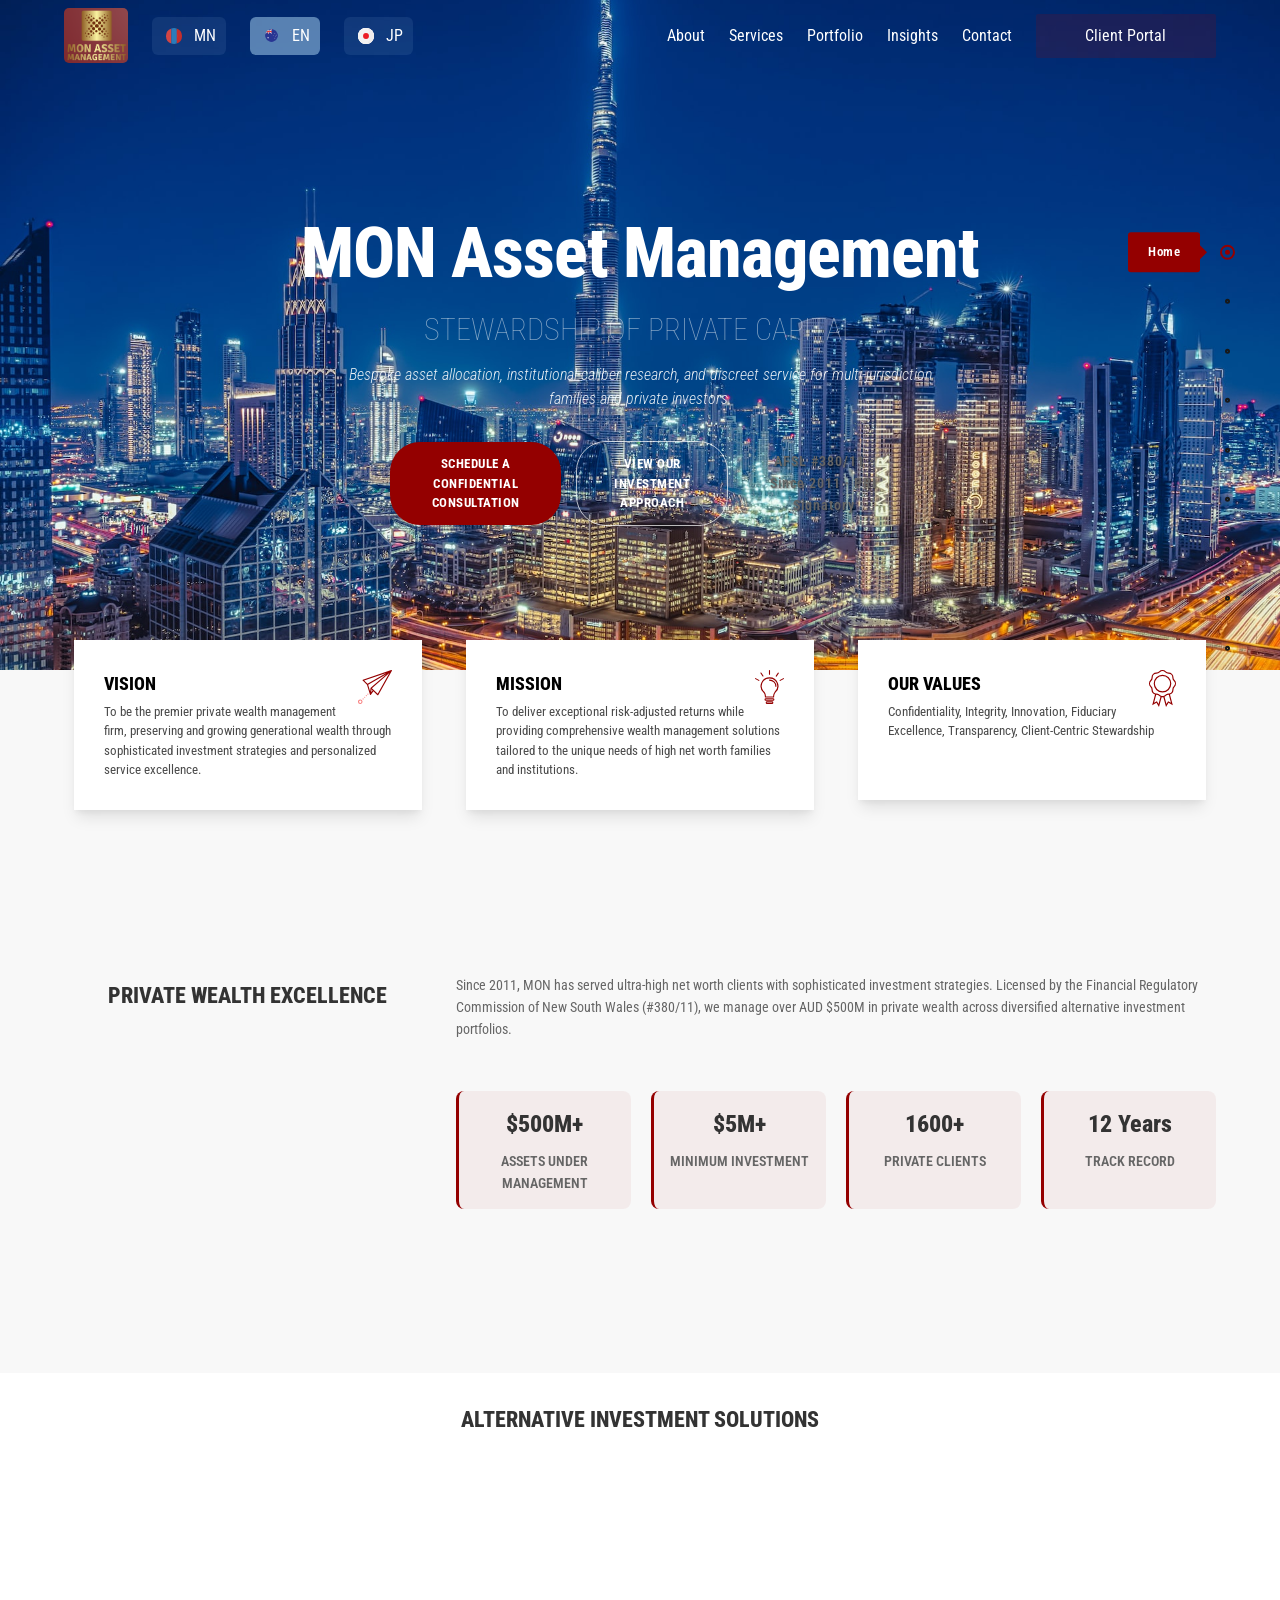
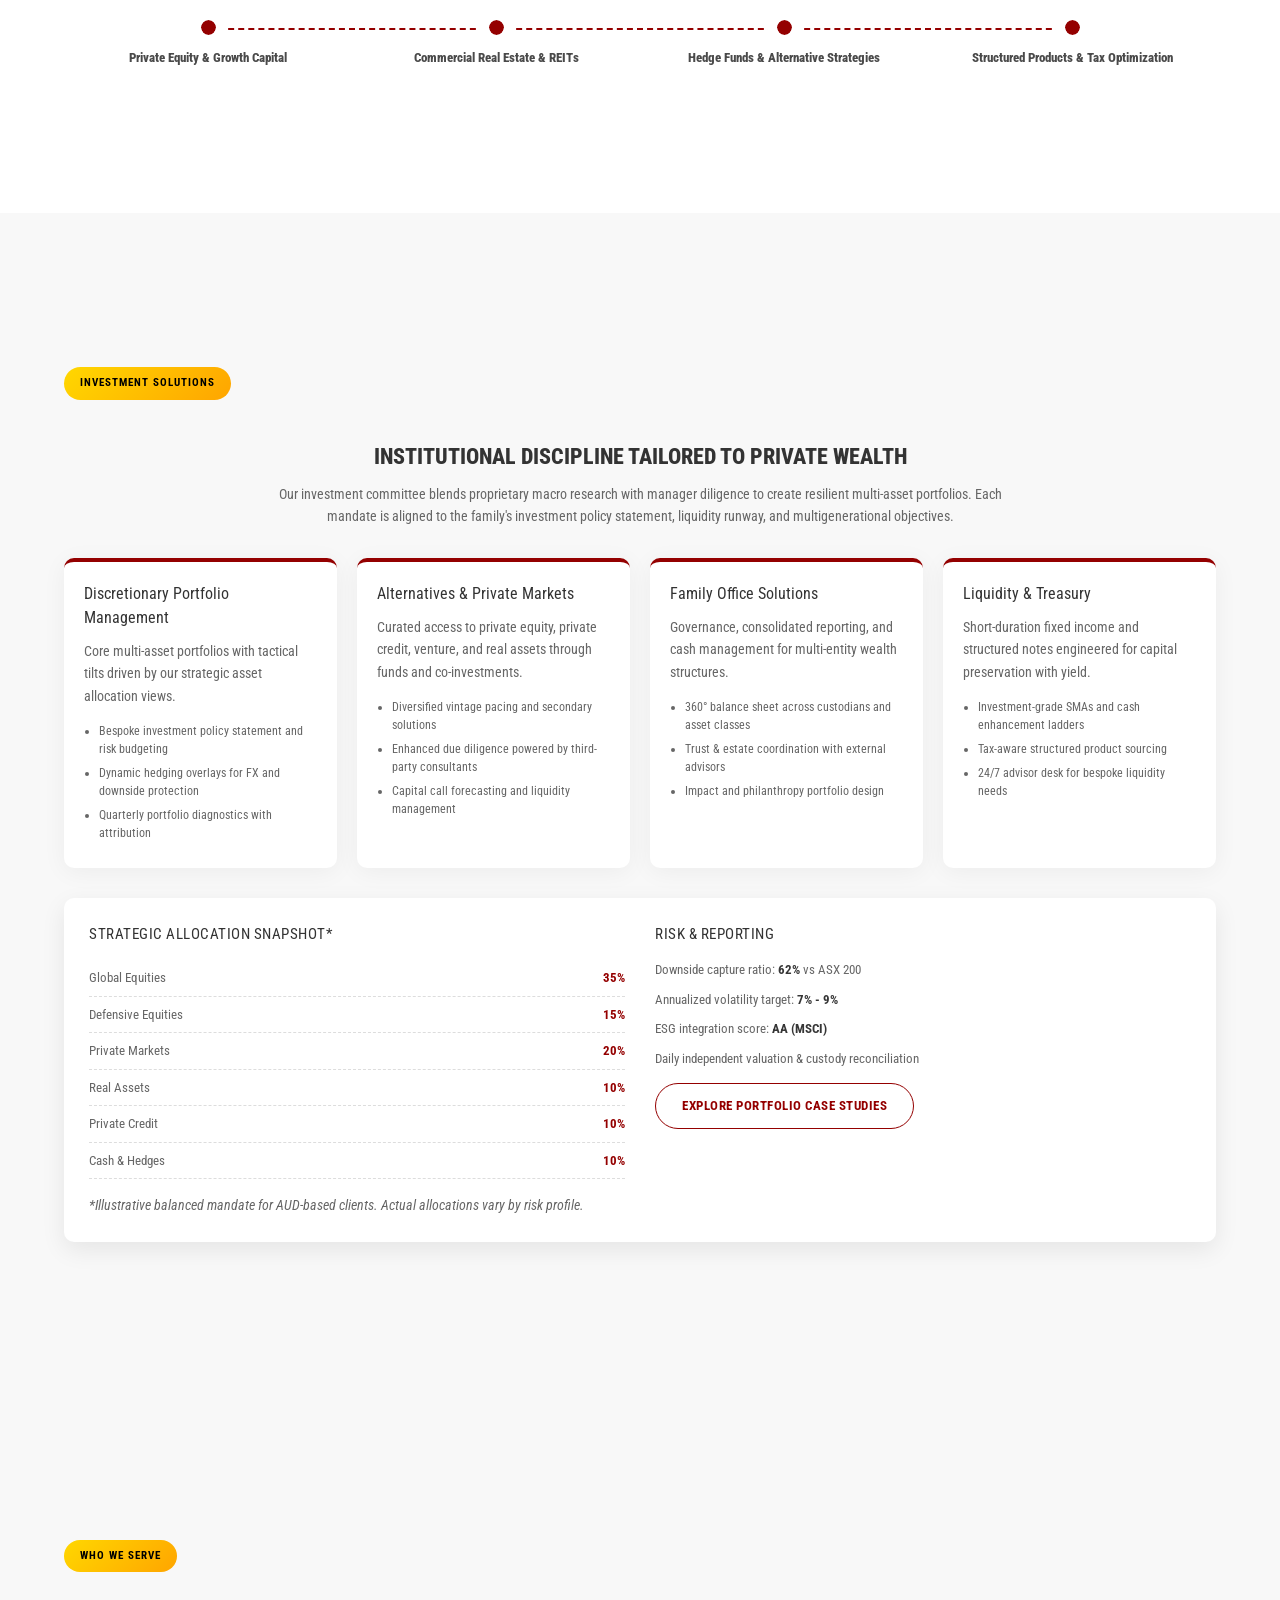
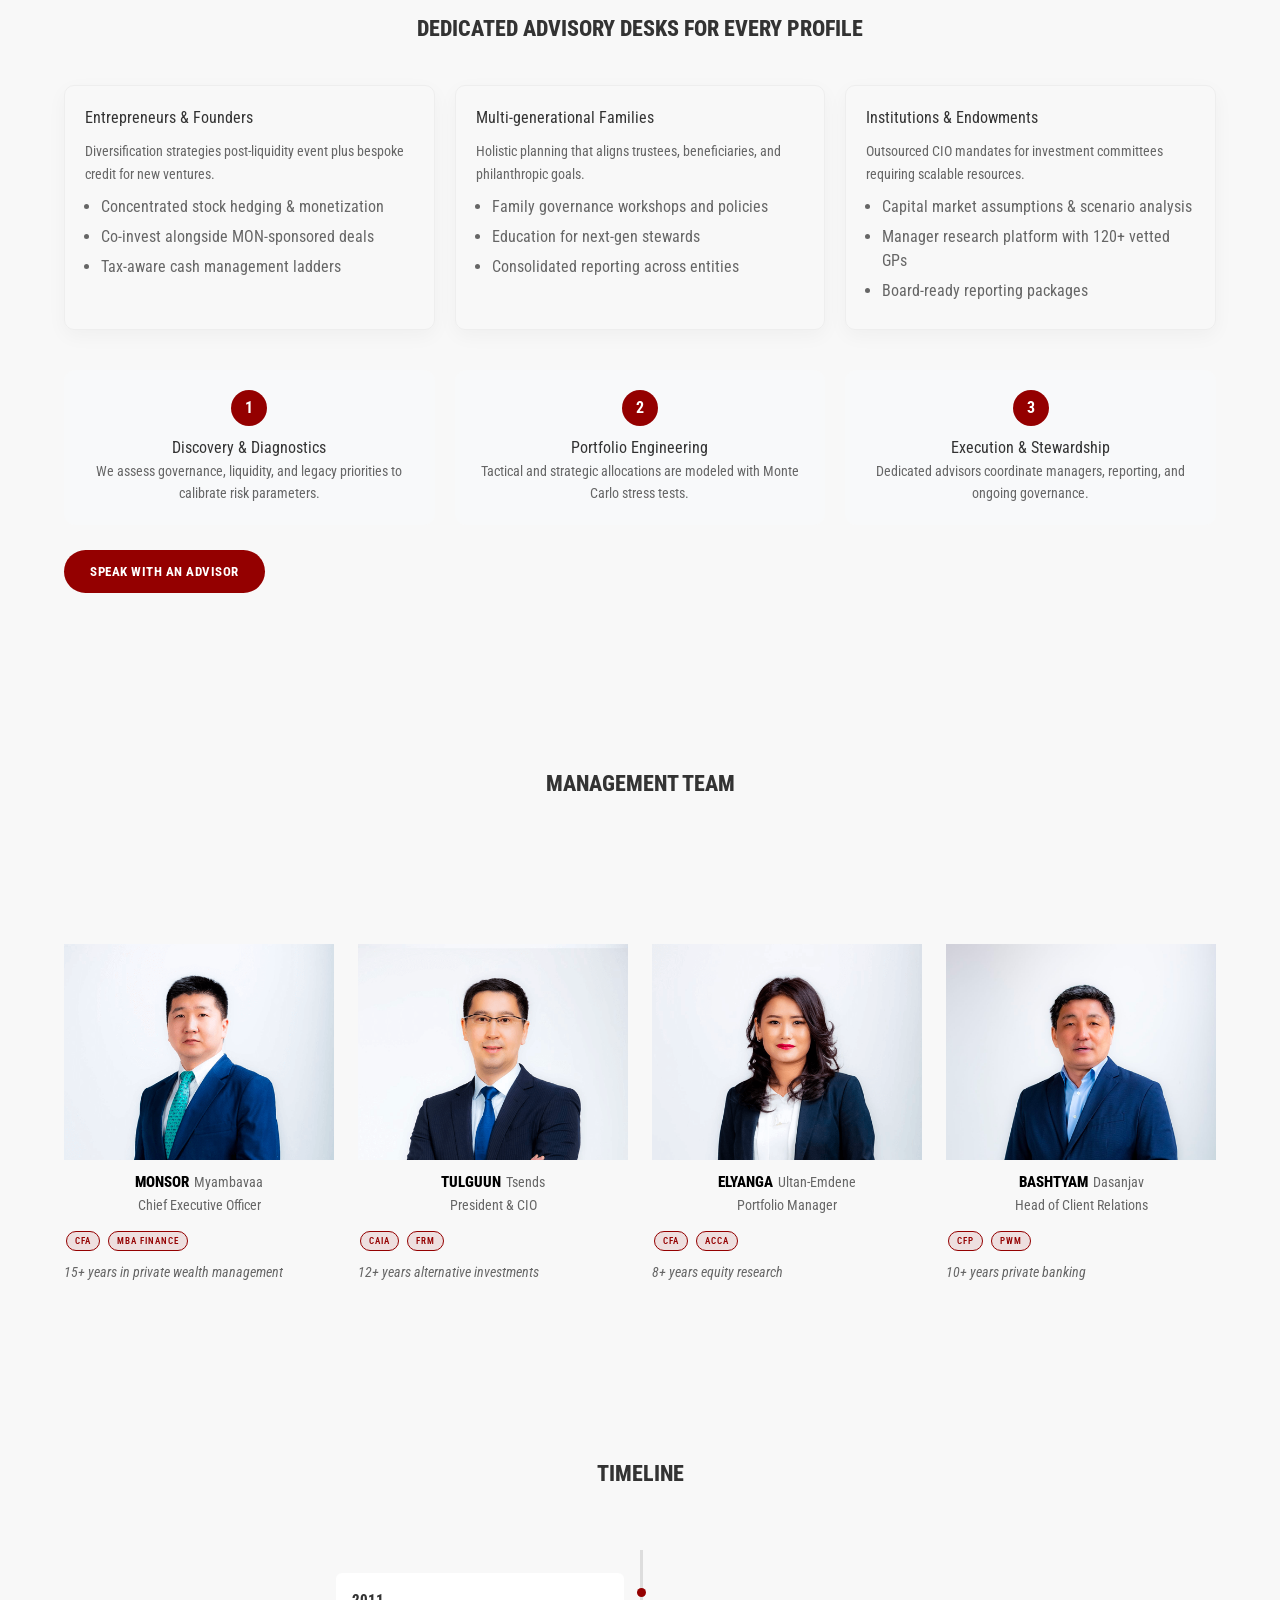
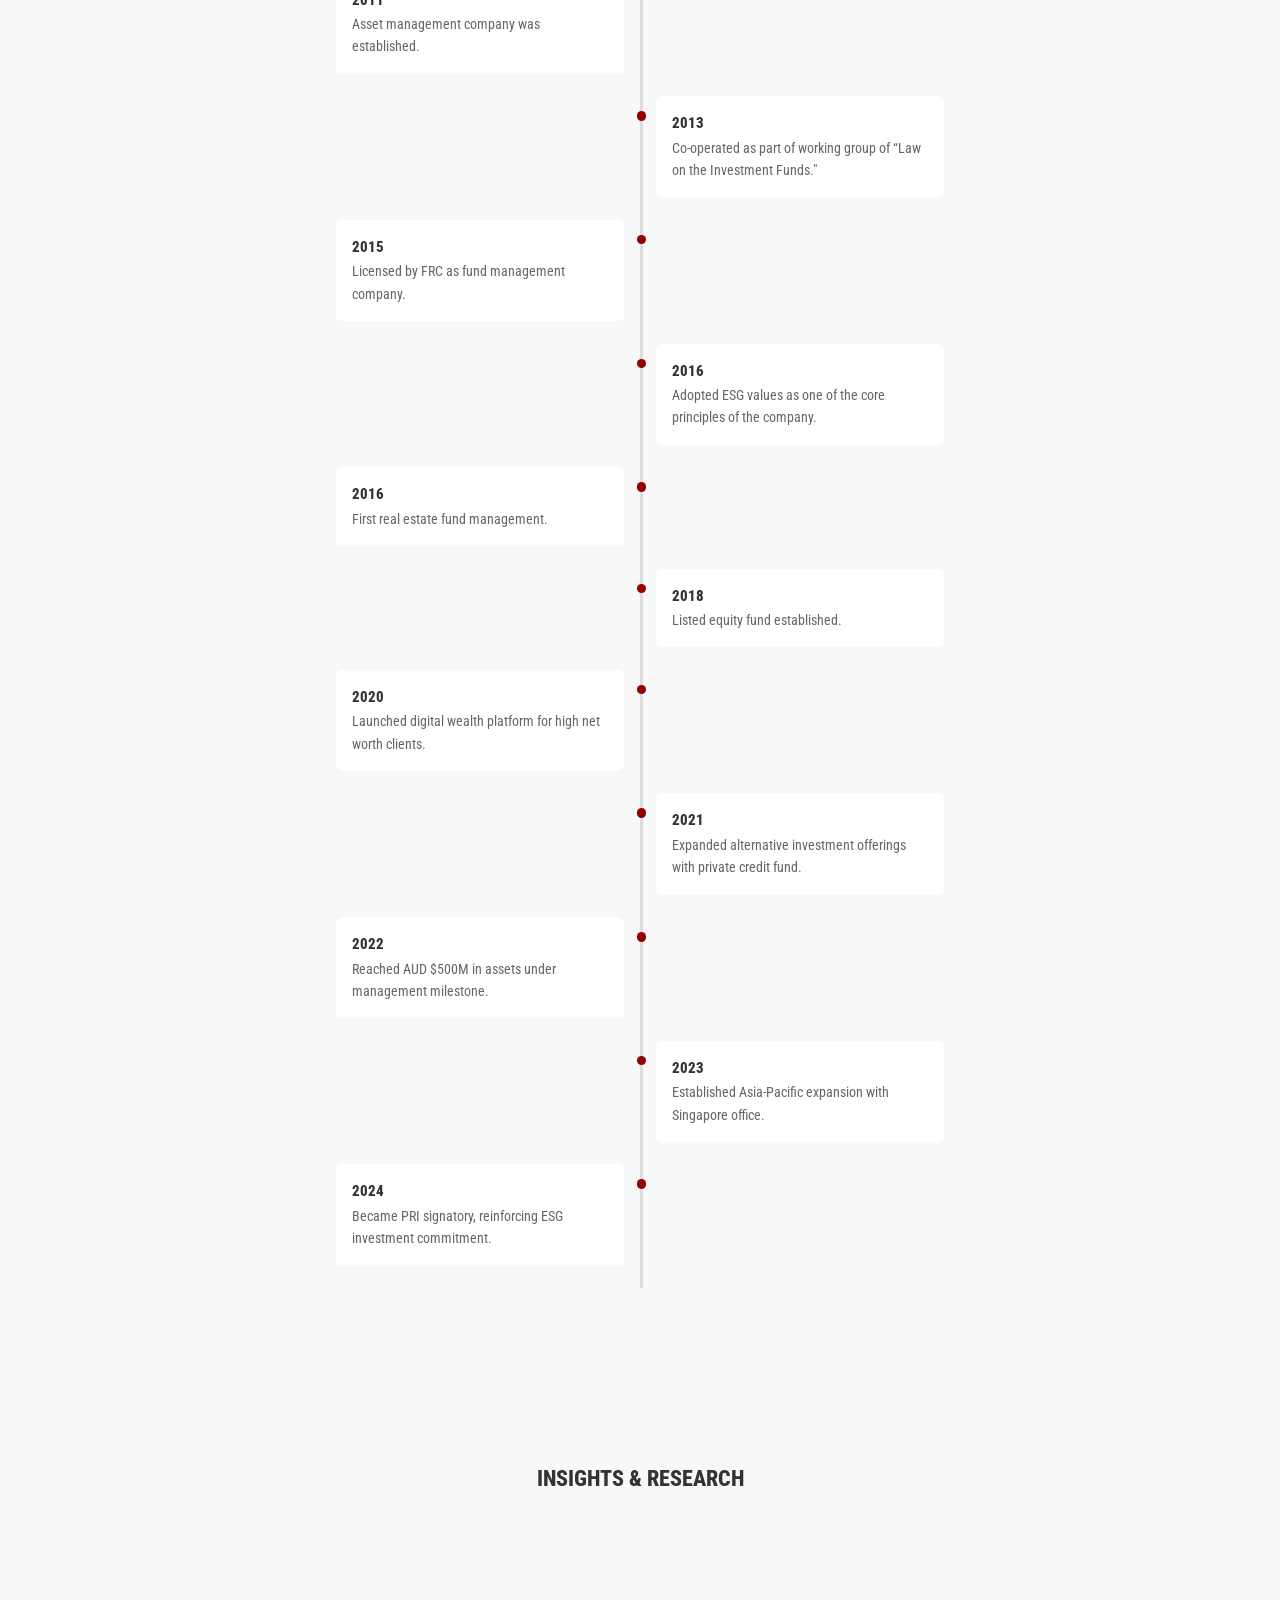
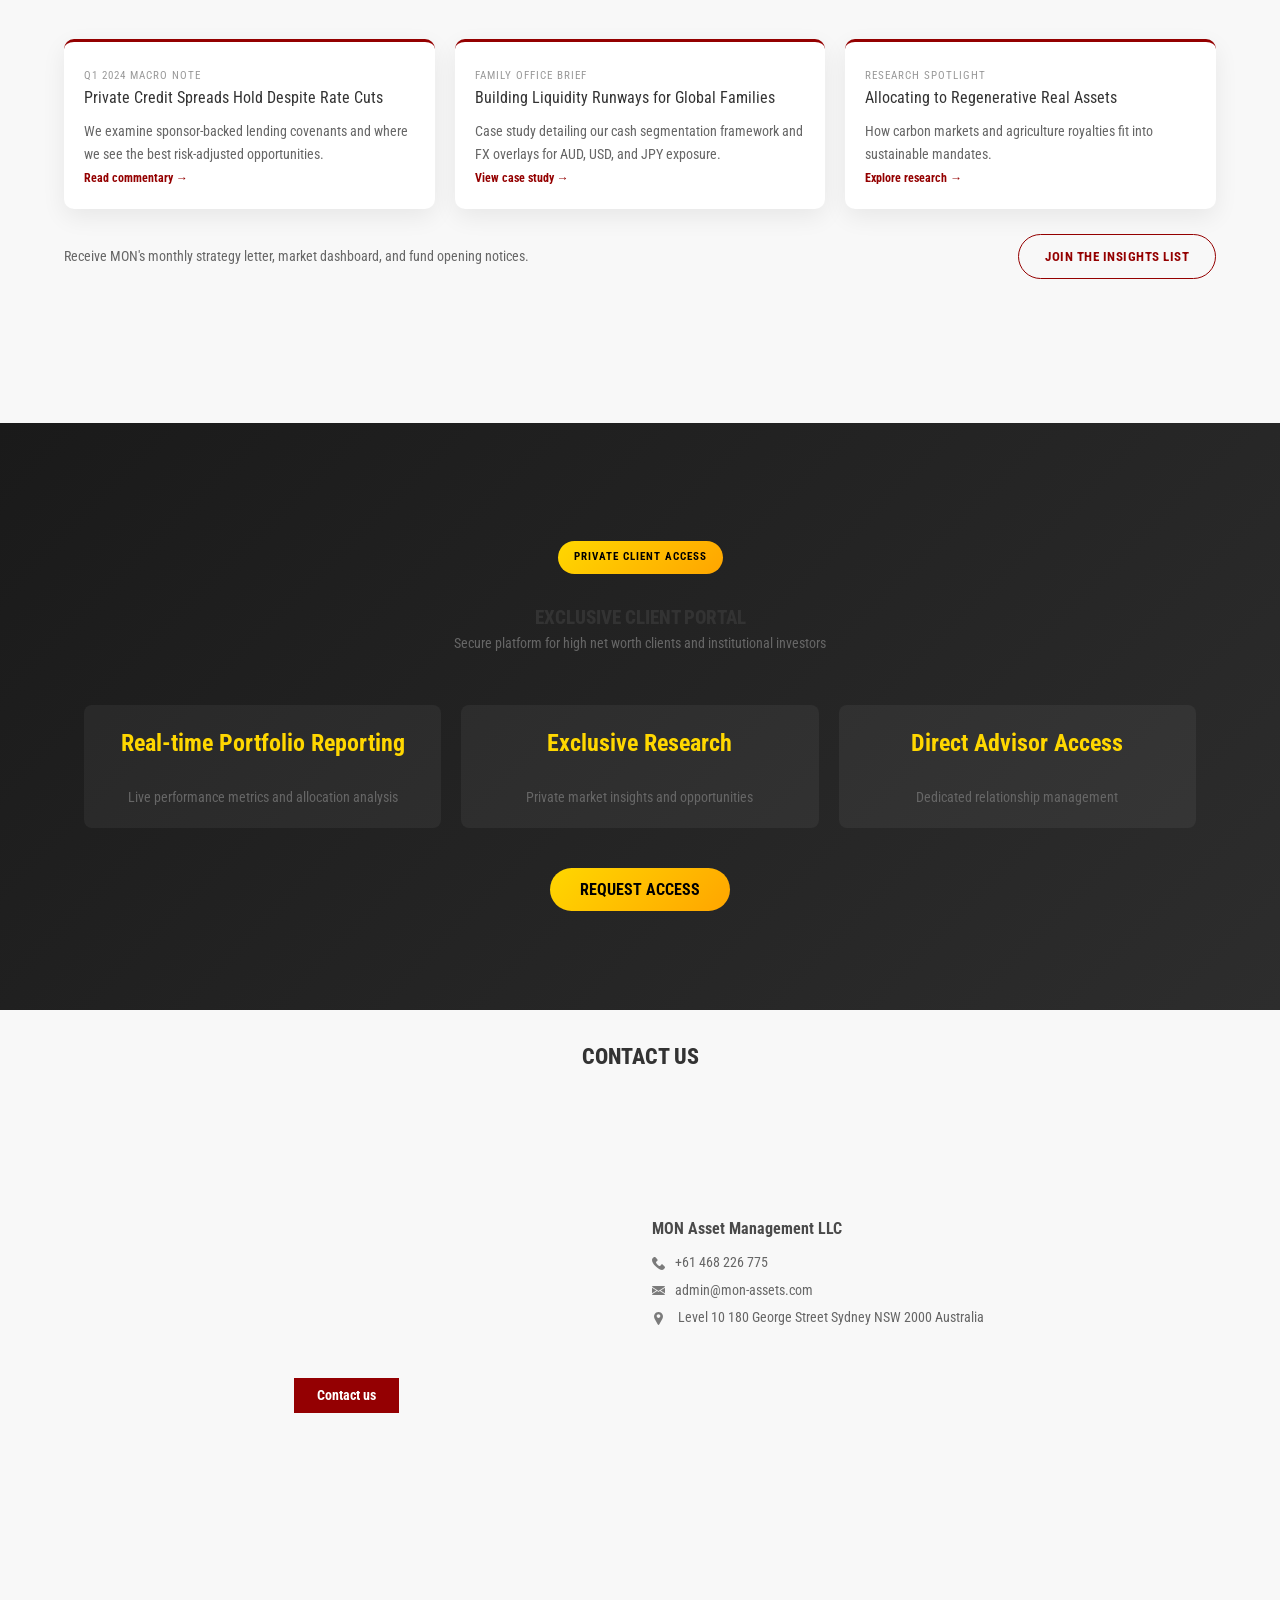
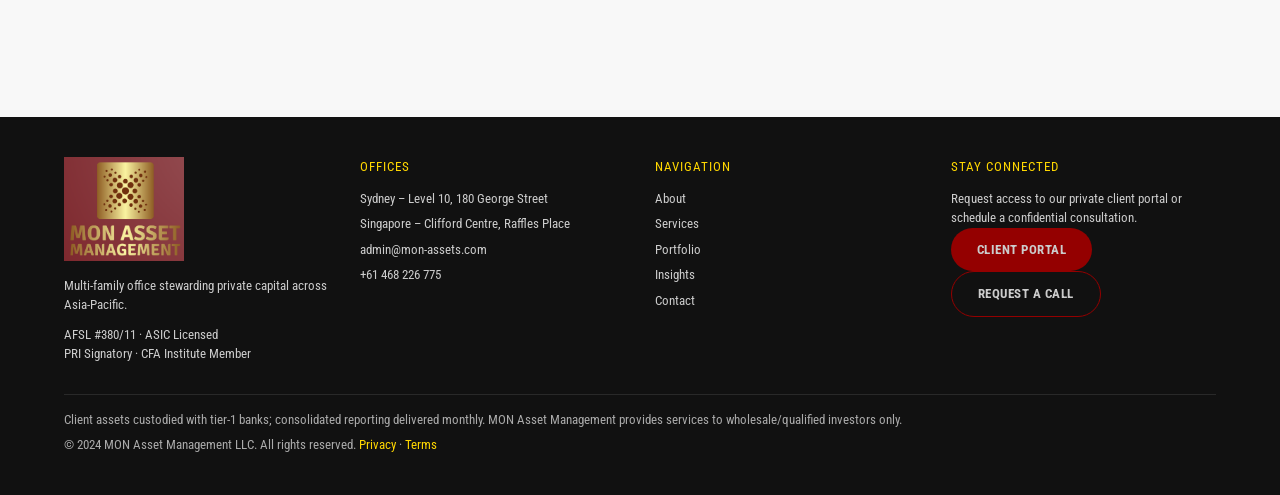
<file: index.html>
<!DOCTYPE html>
<html class="no-js" lang="">
  <head>
    <meta charset="utf-8" />
    <title>MON Asset Management</title>
    <meta name="description" content="" />
    <meta name="viewport" content="width=device-width, initial-scale=1" />

    <link rel="manifest" href="site.webmanifest" />
    <link rel="apple-touch-icon" href="icon.png" />

  
    <link rel="stylesheet" href="css/main.css" />
    <link rel="stylesheet" href="css/bulma.css"/>
    <link href="https://fonts.googleapis.com/css2?family=Roboto+Condensed:ital,wght@0,300;0,400;0,700;1,300;1,400;1,700&display=swap" rel="stylesheet">

    <meta name="theme-color" content="#fafafa" />
  </head>

  <body>
    <nav id="scrollspy" class="scrollspy">
      <ul class="scroll-nav-menu">
        <li>
          <a data-scroll="home" href="#home" class="dot active">
            <span>Home</span>
          </a>
        </li>
        <li>
          <a data-scroll="exp" href="#exp" class="dot">
            <span>Private Wealth Excellence</span>
          </a>
        </li>
        <li>
          <a data-scroll="solutions" href="#solutions" class="dot">
            <span>Investment Solutions</span>
          </a>
        </li>
        <li>
          <a data-scroll="clients" href="#clients" class="dot">
            <span>Who We Serve</span>
          </a>
        </li>
        <li>
          <a data-scroll="team" href="#team" class="dot">
            <span>Management team</span>
          </a>
        </li>
        <li>
          <a data-scroll="timeline" href="#timeline" class="dot">
            <span>Timeline</span>
          </a>
        </li>
        <li>
          <a data-scroll="insights" href="#insights" class="dot">
            <span>Insights</span>
          </a>
        </li>
        <li>
          <a data-scroll="inv-lgn" href="#inv-lgn" class="dot">
            <span>Private Client Portal</span>
          </a>
        </li>
        <li>
          <a data-scroll="contact" href="#contact" class="dot">
<span>Contact us</span>
          </a>
        </li>
      </ul>
    </nav>

    <!-- Header -->
    <section id="home" class="hero is-medium">
      <div class="ubam-header">
          <!-- Hero head: will stick at the top -->
          <div class="hero-head">
            <nav class="navbar">
              <div class="container">
                <div class="navbar-brand">
                  <a class="navbar-item" href="">
                    <img class="header-logo" src="img/ubam-logo.png" alt="Logo" />
                  </a>
                  <span
                    class="navbar-burger burger"
                    data-target="navbarMenuHeroA"
                  >
                    <span></span>
                    <span></span>
                    <span></span>
                  </span>
                </div>
                <div id="navbarMenuHeroA" class="navbar-menu">
                  <div class="navbar-start">
                    <span class="navbar-item">
                      <a class="lng-btn" href="mn.html">
                        <span class="icon">
                          <img src="img/mongolia.svg" alt="" />
                        </span>
                        <span>MN</span>
                      </a>
                    </span>
                    <span class="navbar-item">
                      <a class="lng-btn lng-btn-is-active" href="index.html">
                        <span class="icon">
                          <img src="img/icons8-australia-48.png" alt="" width="15"/>
                        </span>
                        <span>EN</span>
                      </a>
                    </span>
                    <span class="navbar-item">
                      <a class="lng-btn" href="jp.html">
                        <span class="icon">
                          <img src="img/japan.svg" alt="" />
                        </span>
                        <span>JP</span>
                      </a>
                    </span>
                  </div>
                  <div class="navbar-end">
                    <a class="navbar-item" href="about.html">About</a>
                    <a class="navbar-item" href="services.html">Services</a>
                    <a class="navbar-item" href="portfolio.html">Portfolio</a>
                    <a class="navbar-item" href="insights.html">Insights</a>
                    <a class="navbar-item" href="contact.html">Contact</a>
                    <span class="navbar-item">
                      <a class="login-btn" href="client-portal.html">
                        <span>Client Portal</span>
                      </a>
                    </span>
                  </div>
                </div>
              
            </nav>
          </div>

          <!-- Hero content: will be in the middle -->
          <div class="hero-body is-primary">
            <div class="container has-text-centered">
              <h1 class="ubam-title">
                MON Asset Management
              </h1>
              <h2 class="ubam-subtitle">
                Stewardship of private capital
              </h2>
              <p class="hero-tagline">Bespoke asset allocation, institutional-caliber research, and discreet service for multi-jurisdiction families and private investors.</p>
              <div class="hero-cta">
                <a class="primary-cta" href="#contact">Schedule a confidential consultation</a>
                <a class="secondary-cta" href="#solutions">View our investment approach</a>
                <p class="hero-note">AFSL #380/11 · Since 2011 · PRI Signatory</p>
              </div>
            </div>
          </div>
        </div>
      </div>
    </section>


    <!-- Vision-->
      <div class="container">
        <div class="columns">
          <div class="column">
            <div class="ubam-card">
              <div class="ubam-card-header">
                
                <img src="img/outline.svg" class="card-ico">
               
                <h2>Vision</h2>
              </div>
             
              <div class="ubam-card-body">
                <p>To be the premier private wealth management firm, preserving and growing generational wealth through sophisticated investment strategies and personalized service excellence.
                </p>
                </div>
              
            </div>
          </div>
          <div class="column">
            <div class="ubam-card">
              <div class="ubam-card-header">
                
                <img src="img/idea.svg" class="card-ico">
               
                <h2>Mission</h2>
              </div>
             
              <div class="ubam-card-body">
                <p>To deliver exceptional risk-adjusted returns while providing comprehensive wealth management solutions tailored to the unique needs of high net worth families and institutions.
                </p>
                </div>
              
            </div>
          </div>
          <div class="column">
            <div class="ubam-card">
              <div class="ubam-card-header">
                
                <img src="img/medal.svg" class="card-ico">
                
                <h2>Our values</h2>
              </div>
             
              <div class="ubam-card-body">
                <p>Confidentiality, Integrity, Innovation, Fiduciary Excellence, Transparency, Client-Centric Stewardship
                </p>
                </div>
              
            </div>
          </div>
        </div>
      </div>

     
<section id="exp">
 <!-- Turshlaga-->
  <div class="hero is-medium">
    <div class="hero-body">
      <div class="container">
        <div class="columns">
          <div class="column is-one-third">
            <h1 class="ubam-title-exp2">
              Private Wealth Excellence
            </h1>
            
          </div>
          <div class="column">
            <!-- <h4 class="exp-title">• UB asset management</h4> -->
            <p>
              Since 2011, MON has served ultra-high net worth clients with sophisticated investment strategies. Licensed by the Financial Regulatory Commission of New South Wales (#380/11), we manage over AUD $500M in private wealth across diversified alternative investment portfolios.
            </p>
            <div class="stats-grid">
              <div class="stat-item">
                <h3>$500M+</h3>
                <p>Assets Under Management</p>
              </div>
              <div class="stat-item">
                <h3>$5M+</h3>
                <p>Minimum Investment</p>
              </div>
              <div class="stat-item">
                <h3>1600+</h3>
                <p>Private Clients</p>
              </div>
              <div class="stat-item">
                <h3>12 Years</h3>
                <p>Track Record</p>
              </div>
            </div></div>
        </div>
      </div>
    </div>
  </div>

  <!-- Hurungu oruulalt-->

  <div class="hero is-medium" style="background: #fff">
    <h1 class="ubam-title-exp">
      Alternative Investment Solutions
    </h1>
    <div class="hero-body">
      <div class="container">
<nav class="form-steps">
  <div class="form-steps__item form-steps__item--completed">
      <div class="form-steps__item-content">
          <span class="form-steps__item-icon">1</span>
          <span class="form-steps__item-text">Private Equity & Growth Capital</span>
      </div>
  </div>
  <div class="form-steps__item form-steps__item--completed">
      <div class="form-steps__item-content">
          <span class="form-steps__item-icon">2</span>
          <span class="form-steps__item-line"></span>
          <span class="form-steps__item-text">Commercial Real Estate & REITs</span>
      </div>
  </div>
  <div class="form-steps__item form-steps__item--completed">
    <div class="form-steps__item-content">
        <span class="form-steps__item-icon">3</span>
        <span class="form-steps__item-line"></span>
        <span class="form-steps__item-text">Hedge Funds & Alternative Strategies</span>
    </div>
</div>
  
  <div class="form-steps__item form-steps__item--completed">
      <div class="form-steps__item-content">
          <span class="form-steps__item-icon">4</span>
          <span class="form-steps__item-line"></span>
          <span class="form-steps__item-text">Structured Products & Tax Optimization</span>
      </div>
  </div>
</nav>
</div>
<!-- <p class="form-steps-subtitle">ХОС - Хөрөнгө Оруулалтын Сан</p> -->
      </div>
    </div>
    
  </div>
</section>
     
    
    <section id="solutions" class="hero is-medium" style="background: #f8f9fa">
      <div class="hero-body">
        <div class="container">
          <span class="premium-badge">Investment Solutions</span>
          <h1 class="ubam-title-exp">Institutional discipline tailored to private wealth</h1>
          <p class="section-lede">Our investment committee blends proprietary macro research with manager diligence to create resilient multi-asset portfolios. Each mandate is aligned to the family's investment policy statement, liquidity runway, and multigenerational objectives.</p>
          <div class="solution-cards">
            <article class="solution-card">
              <h3>Discretionary Portfolio Management</h3>
              <p>Core multi-asset portfolios with tactical tilts driven by our strategic asset allocation views.</p>
              <ul>
                <li>Bespoke investment policy statement and risk budgeting</li>
                <li>Dynamic hedging overlays for FX and downside protection</li>
                <li>Quarterly portfolio diagnostics with attribution</li>
              </ul>
            </article>
            <article class="solution-card">
              <h3>Alternatives & Private Markets</h3>
              <p>Curated access to private equity, private credit, venture, and real assets through funds and co-investments.</p>
              <ul>
                <li>Diversified vintage pacing and secondary solutions</li>
                <li>Enhanced due diligence powered by third-party consultants</li>
                <li>Capital call forecasting and liquidity management</li>
              </ul>
            </article>
            <article class="solution-card">
              <h3>Family Office Solutions</h3>
              <p>Governance, consolidated reporting, and cash management for multi-entity wealth structures.</p>
              <ul>
                <li>360° balance sheet across custodians and asset classes</li>
                <li>Trust & estate coordination with external advisors</li>
                <li>Impact and philanthropy portfolio design</li>
              </ul>
            </article>
            <article class="solution-card">
              <h3>Liquidity & Treasury</h3>
              <p>Short-duration fixed income and structured notes engineered for capital preservation with yield.</p>
              <ul>
                <li>Investment-grade SMAs and cash enhancement ladders</li>
                <li>Tax-aware structured product sourcing</li>
                <li>24/7 advisor desk for bespoke liquidity needs</li>
              </ul>
            </article>
          </div>
          <div class="performance-panel">
            <div class="allocation-panel">
              <h4>Strategic Allocation Snapshot*</h4>
              <ul class="allocation-grid">
                <li><span>Global Equities</span><strong>35%</strong></li>
                <li><span>Defensive Equities</span><strong>15%</strong></li>
                <li><span>Private Markets</span><strong>20%</strong></li>
                <li><span>Real Assets</span><strong>10%</strong></li>
                <li><span>Private Credit</span><strong>10%</strong></li>
                <li><span>Cash & Hedges</span><strong>10%</strong></li>
              </ul>
              <p class="footnote">*Illustrative balanced mandate for AUD-based clients. Actual allocations vary by risk profile.</p>
            </div>
            <div class="performance-metrics">
              <h4>Risk & Reporting</h4>
              <ul>
                <li>Downside capture ratio: <strong>62%</strong> vs ASX 200</li>
                <li>Annualized volatility target: <strong>7% - 9%</strong></li>
                <li>ESG integration score: <strong>AA (MSCI)</strong></li>
                <li>Daily independent valuation & custody reconciliation</li>
              </ul>
              <a class="secondary-cta" href="portfolio.html">Explore portfolio case studies</a>
            </div>
          </div>
        </div>
      </div>
    </section>


    <section id="clients" class="hero is-medium" style="background: #fff">
      <div class="hero-body">
        <div class="container">
          <span class="premium-badge">Who We Serve</span>
          <h1 class="ubam-title-exp">Dedicated advisory desks for every profile</h1>
          <div class="client-segments">
            <article class="client-segment">
              <h3>Entrepreneurs & Founders</h3>
              <p>Diversification strategies post-liquidity event plus bespoke credit for new ventures.</p>
              <ul>
                <li>Concentrated stock hedging & monetization</li>
                <li>Co-invest alongside MON-sponsored deals</li>
                <li>Tax-aware cash management ladders</li>
              </ul>
            </article>
            <article class="client-segment">
              <h3>Multi-generational Families</h3>
              <p>Holistic planning that aligns trustees, beneficiaries, and philanthropic goals.</p>
              <ul>
                <li>Family governance workshops and policies</li>
                <li>Education for next-gen stewards</li>
                <li>Consolidated reporting across entities</li>
              </ul>
            </article>
            <article class="client-segment">
              <h3>Institutions & Endowments</h3>
              <p>Outsourced CIO mandates for investment committees requiring scalable resources.</p>
              <ul>
                <li>Capital market assumptions & scenario analysis</li>
                <li>Manager research platform with 120+ vetted GPs</li>
                <li>Board-ready reporting packages</li>
              </ul>
            </article>
          </div>
          <div class="process-steps">
            <div class="process-step">
              <span>1</span>
              <h4>Discovery & Diagnostics</h4>
              <p>We assess governance, liquidity, and legacy priorities to calibrate risk parameters.</p>
            </div>
            <div class="process-step">
              <span>2</span>
              <h4>Portfolio Engineering</h4>
              <p>Tactical and strategic allocations are modeled with Monte Carlo stress tests.</p>
            </div>
            <div class="process-step">
              <span>3</span>
              <h4>Execution & Stewardship</h4>
              <p>Dedicated advisors coordinate managers, reporting, and ongoing governance.</p>
            </div>
          </div>
          <a class="primary-cta" href="#contact">Speak with an advisor</a>
        </div>
      </div>
    </section>

     <!-- Management team -->

      <section id="team" class="hero is-medium" style="background: #fff">
        <h1 class="ubam-title-exp">
          Management team
        </h1>
        <div class="hero-body">
          <div class="container">
           <div class="columns">
             <div class="column">
               <div class="member-card">
                <img src="img/monsor.png" alt="">

                <p class="member-lastname"><b class="member-name">Monsor</b>Myambavaa</p>
                <p class="job-title">Chief Executive Officer</p>
                <div class="credentials">
                  <span class="credential-badge">CFA</span>
                  <span class="credential-badge">MBA Finance</span>
                </div>
                <p class="experience">15+ years in private wealth management</p>
               </div>
             </div>
             <div class="column">
               <div class="member-card">
                <img src="img/dulguun.png" alt="">

                <p class="member-lastname"><b class="member-name">Tulguun</b>Tsends</p>
                <p class="job-title">President & CIO</p>
                <div class="credentials">
                  <span class="credential-badge">CAIA</span>
                  <span class="credential-badge">FRM</span>
                </div>
                <p class="experience">12+ years alternative investments</p>
               </div>
             </div>
             <div class="column">
               <div class="member-card">
                <img src="img/uyanga.png" alt="">

                <p class="member-lastname"><b class="member-name">Elyanga</b>Ultan-Emdene</p>
                <p class="job-title">Portfolio Manager</p>
                <div class="credentials">
                  <span class="credential-badge">CFA</span>
                  <span class="credential-badge">ACCA</span>
                </div>
                <p class="experience">8+ years equity research</p>
               </div>
             </div>
             <div class="column">
               <div class="member-card">
                <img src="img/dashnyam.png" alt="">

                <p class="member-lastname"><b class="member-name">Bashtyam</b>Dasanjav</p>
                <p class="job-title">Head of Client Relations</p>
                <div class="credentials">
                  <span class="credential-badge">CFP</span>
                  <span class="credential-badge">PWM</span>
                </div>
                <p class="experience">10+ years private banking</p>
               </div>
             </div>
           </div>
          </div>
        </div>
      </section>

      <!-- Timeline -->

      <section id="timeline" class="hero is-medium">
        <h1 class="ubam-title-exp">
         Timeline
        </h1>
        <div class="hero-body" style="padding-top: 60px">
          <div class="container" style="display: flex; justify-content: center; align-items: center;">
            <div class="timeline-container">
              <div class="left text-wrapper">
                <div class="text">
                  <h3>2011</h3>
                  <p>Asset management company was established.</p>
                </div>
              </div>
              <div class="right text-wrapper">
                <div class="text">
                  <h3>2013</h3>
                  <p>Co-operated as part of working group of “Law on the Investment Funds."</p>
                </div>
              </div>
              <div class="left text-wrapper">
                <div class="text">
                  <h3>2015</h3>
                  <p>Licensed by FRC as fund management company.</p>
                </div>
              </div>
              <div class="right text-wrapper">
                <div class="text">
                  <h3>2016</h3>
                  <p>Adopted ESG values as one of the core principles of the company.</p>
                </div>
              </div>
              <div class="left text-wrapper">
                <div class="text">
                  <h3>2016</h3>
                  <p>First real estate fund management.</p>
                </div>
              </div>
              <div class="right text-wrapper">
                <div class="text">
                  <h3>2018</h3>
                  <p>Listed equity fund established.</p>
                </div>
              </div>
              <div class="left text-wrapper">
                <div class="text">
                  <h3>2020</h3>
                  <p>Launched digital wealth platform for high net worth clients.</p>
                </div>
              </div>
              <div class="right text-wrapper">
                <div class="text">
                  <h3>2021</h3>
                  <p>Expanded alternative investment offerings with private credit fund.</p>
                </div>
              </div>
              <div class="left text-wrapper">
                <div class="text">
                  <h3>2022</h3>
                  <p>Reached AUD $500M in assets under management milestone.</p>
                </div>
              </div>
              <div class="right text-wrapper">
                <div class="text">
                  <h3>2023</h3>
                  <p>Established Asia-Pacific expansion with Singapore office.</p>
                </div>
              </div>
              <div class="left text-wrapper">
                <div class="text">
                  <h3>2024</h3>
                  <p>Became PRI signatory, reinforcing ESG investment commitment.</p>
                </div>
              </div>
            </div>
          </div>
        </div>
      </section>

      <section id="insights" class="hero is-medium" style="background: #f8f9fa">
        <h1 class="ubam-title-exp">
          Insights & Research
        </h1>
        <div class="hero-body">
          <div class="container">
            <div class="insight-grid">
              <article class="insight-card">
                <span class="insight-date">Q1 2024 Macro Note</span>
                <h3>Private Credit Spreads Hold Despite Rate Cuts</h3>
                <p>We examine sponsor-backed lending covenants and where we see the best risk-adjusted opportunities.</p>
                <a href="insights.html">Read commentary →</a>
              </article>
              <article class="insight-card">
                <span class="insight-date">Family Office Brief</span>
                <h3>Building Liquidity Runways for Global Families</h3>
                <p>Case study detailing our cash segmentation framework and FX overlays for AUD, USD, and JPY exposure.</p>
                <a href="insights.html">View case study →</a>
              </article>
              <article class="insight-card">
                <span class="insight-date">Research Spotlight</span>
                <h3>Allocating to Regenerative Real Assets</h3>
                <p>How carbon markets and agriculture royalties fit into sustainable mandates.</p>
                <a href="insights.html">Explore research →</a>
              </article>
            </div>
            <div class="insight-cta">
              <p>Receive MON's monthly strategy letter, market dashboard, and fund opening notices.</p>
              <a class="secondary-cta" href="mailto:admin@mon-assets.com?subject=Insights%20Distribution">Join the insights list</a>
            </div>
          </div>
        </div>
      </section>

      <!-- Investors login -->

      <section id="inv-lgn" class="hero exclusive-section" style="text-align: center;">
        <div class="hero-body">
          <div class="container">
            <span class="premium-badge">Private Client Access</span>
            <h1 style="text-transform: uppercase; color: #fff; font-weight: 800; font-size: 19px; margin-top: 20px;">Exclusive Client Portal</h1>
            <p style="color: #CBCBCB; font-size: 13px; margin-bottom: 30px;">Secure platform for high net worth clients and institutional investors</p>

            <div class="portal-features" style="display: grid; grid-template-columns: repeat(auto-fit, minmax(200px, 1fr)); gap: 20px; margin: 30px 0;">
              <div class="portal-feature">
                <h4 style="color: #FFD700;">Real-time Portfolio Reporting</h4>
                <p style="font-size: 11px;">Live performance metrics and allocation analysis</p>
              </div>
              <div class="portal-feature">
                <h4 style="color: #FFD700;">Exclusive Research</h4>
                <p style="font-size: 11px;">Private market insights and opportunities</p>
              </div>
              <div class="portal-feature">
                <h4 style="color: #FFD700;">Direct Advisor Access</h4>
                <p style="font-size: 11px;">Dedicated relationship management</p>
              </div>
            </div>

              <a class="inv-login-btn" href="#" style="background: linear-gradient(135deg, #FFD700, #FFA500); color: #000; padding: 12px 30px; border-radius: 25px; text-decoration: none; font-weight: 700; text-transform: uppercase;">
                <span>Request Access</span>
              </a>

          </div>
        </div>
      </section>

      
      <!-- Contact us -->

      <section id="contact" class="hero is-medium">
        <h1 class="ubam-title-exp">
          Contact us
        </h1>
        <div class="hero-body">

          <div class="container">
            
            <div class="columns">
                 <div class="column" style="display: flex; justify-content: center; align-items: center;">
                  <!-- <div class="typeform-widget" data-url="https://form.typeform.com/to/M0wo1vh8" style="width: 100%; height: 400px;"></div> <script> (function() { var qs,js,q,s,d=document, gi=d.getElementById, ce=d.createElement, gt=d.getElementsByTagName, id="typef_orm", b="https://embed.typeform.com/"; if(!gi.call(d,id)) { js=ce.call(d,"script"); js.id=id; js.src=b+"embed.js"; q=gt.call(d,"script")[0]; q.parentNode.insertBefore(js,q) } })() </script></div> -->
                  
                  <a class="typeform-share button" href="https://formspree.io/f/mqkjgawz" method="POST" data-mode="popup" style="display:inline-block;text-decoration:none;background-color:#940002; outline: none;border: none;color:white;cursor:pointer;font-family:Roboto Condensed,Arial,sans-serif;font-size:14px;line-height:35px;text-align:center;margin:0;height:35px;padding:0px 23px;border-radius:0px;max-width:100%;white-space:nowrap;overflow:hidden;text-overflow:ellipsis;font-weight:bold;-webkit-font-smoothing:antialiased;-moz-osx-font-smoothing:grayscale;" data-hide-headers=true data-hide-footer=true data-submit-close-delay="5" target="_blank">Contact us </a> <script> (function() { var qs,js,q,s,d=document, gi=d.getElementById, ce=d.createElement, gt=d.getElementsByTagName, id="typef_orm_share", b="https://formspree.io/"; if(!gi.call(d,id)){ js=ce.call(d,"script"); js.id=id; js.src=b+"embed.js"; q=gt.call(d,"script")[0]; q.parentNode.insertBefore(js,q) } })() </script>
            </div>
              <div class="column is-half">
                <h4><b>MON Asset Management LLC</b></h4>
                
                <p style="margin-top: 10px" class="footer-contact"> <img src="img/phone.svg" >+61 468 226 775 </p> <p class="footer-contact"> <img src="img/mail.svg">admin@mon-assets.com</p>
                <p class="footer-contact"> <img src="img/location.svg">
                  Level 10 180 George Street Sydney NSW 2000 Australia</p>

                <div class="mapouter" style="margin-top: 15px"><div class="gmap_canvas"><iframe width="100%" height="230" id="gmap_canvas" src="https://maps.google.com/maps?q=180%20George%20Street%20Sydney&t=&z=13&ie=UTF8&iwloc=&output=embed" frameborder="0" scrolling="no" marginheight="0" marginwidth="0" title="MON Asset Management"></iframe></div><style>.mapouter{position:relative;text-align:right;height:230px;width:100%;}.gmap_canvas {overflow:hidden;background:none!important;height:230px;width:100%;}</style></div>
              </div>

            </div>
          </div>
        </div>
      </section>

      <!-- Footer -->

      <footer class="site-footer">
        <div class="container">
          <div class="footer-grid">
            <div>
              <img src="img/ubam-logo.png" alt="MON Asset Management" class="footer-logo" />
              <p>Multi-family office stewarding private capital across Asia-Pacific.</p>
              <ul class="footer-meta">
                <li>AFSL #380/11 · ASIC Licensed</li>
                <li>PRI Signatory · CFA Institute Member</li>
              </ul>
            </div>
            <div>
              <h4>Offices</h4>
              <ul class="footer-list">
                <li>Sydney – Level 10, 180 George Street</li>
                <li>Singapore – Clifford Centre, Raffles Place</li>
                <li><a href="mailto:admin@mon-assets.com">admin@mon-assets.com</a></li>
                <li>+61 468 226 775</li>
              </ul>
            </div>
            <div>
              <h4>Navigation</h4>
              <ul class="footer-list">
                <li><a href="about.html">About</a></li>
                <li><a href="services.html">Services</a></li>
                <li><a href="portfolio.html">Portfolio</a></li>
                <li><a href="insights.html">Insights</a></li>
                <li><a href="contact.html">Contact</a></li>
              </ul>
            </div>
            <div>
              <h4>Stay Connected</h4>
              <p>Request access to our private client portal or schedule a confidential consultation.</p>
              <a class="primary-cta" href="client-portal.html">Client Portal</a>
              <a class="secondary-cta" href="#contact">Request a call</a>
            </div>
          </div>
          <div class="footer-bottom">
            <p>Client assets custodied with tier-1 banks; consolidated reporting delivered monthly. MON Asset Management provides services to wholesale/qualified investors only.</p>
            <p>© 2024 MON Asset Management LLC. All rights reserved. <a href="privacy.html">Privacy</a> · <a href="terms.html">Terms</a></p>
          </div>
        </div>
      </footer>
    

    <script src="js/vendor/modernizr-3.11.2.min.js"></script>
    <script src="js/plugins.js"></script>
    

    <!-- Google Analytics: change UA-XXXXX-Y to be your site's ID. -->
    <script>
      window.ga = function () {
        ga.q.push(arguments);
      };
      ga.q = [];
      ga.l = +new Date();
      ga("create", "UA-XXXXX-Y", "auto");
      ga("set", "anonymizeIp", true);
      ga("set", "transport", "beacon");
      ga("send", "pageview");

      document.addEventListener("DOMContentLoaded", () => {
        // Get all "navbar-burger" elements
        const $navbarBurgers = Array.prototype.slice.call(
          document.querySelectorAll(".navbar-burger"),
          0
        );

        // Check if there are any navbar burgers
        if ($navbarBurgers.length > 0) {
          // Add a click event on each of them
          $navbarBurgers.forEach((el) => {
            el.addEventListener("click", () => {
              // Get the target from the "data-target" attribute
              const target = el.dataset.target;
              const $target = document.getElementById(target);

              // Toggle the "is-active" class on both the "navbar-burger" and the "navbar-menu"
              el.classList.toggle("is-active");
              $target.classList.toggle("is-active");
            });
          });
        }
      });
    </script>
    <script src="https://www.google-analytics.com/analytics.js" async></script>
    <script src='https://cdnjs.cloudflare.com/ajax/libs/jquery/3.1.1/jquery.min.js'></script>
    <script src="js/main.js"></script>
  </body>
</html>
</file>
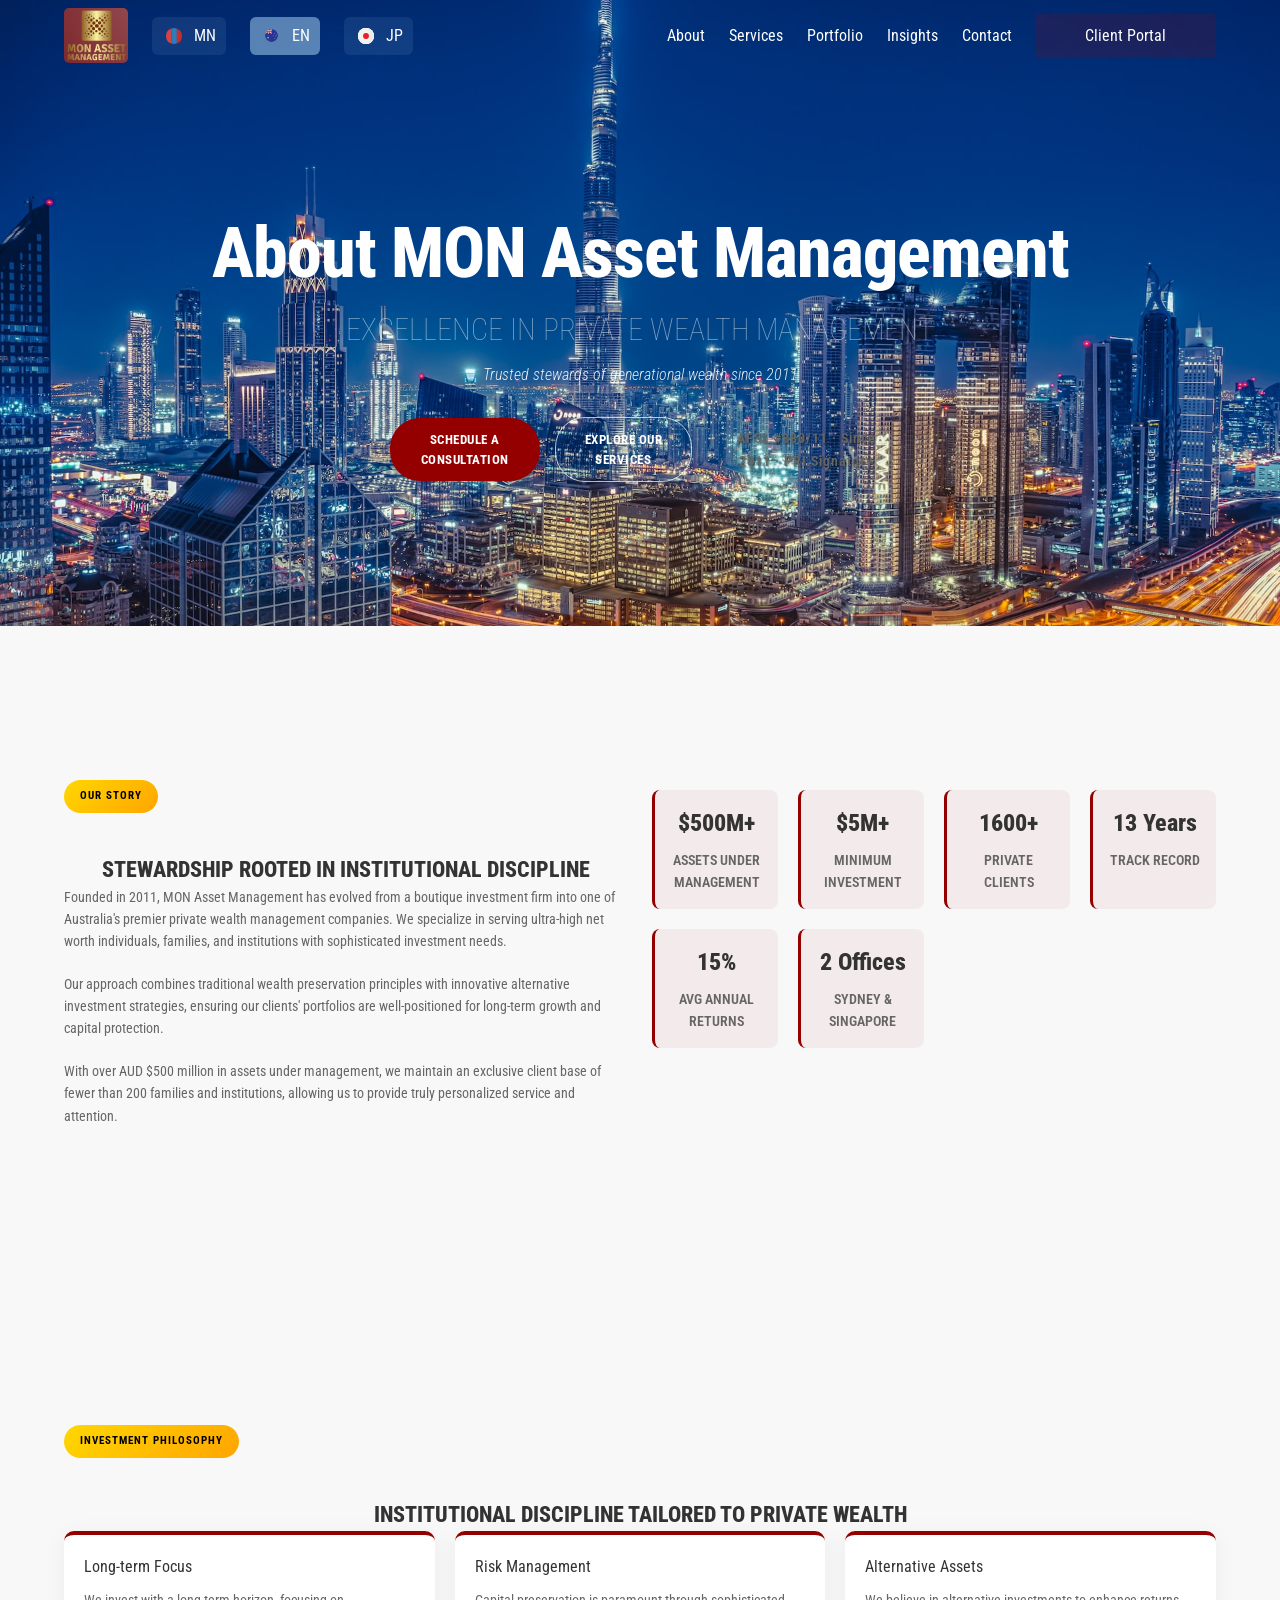
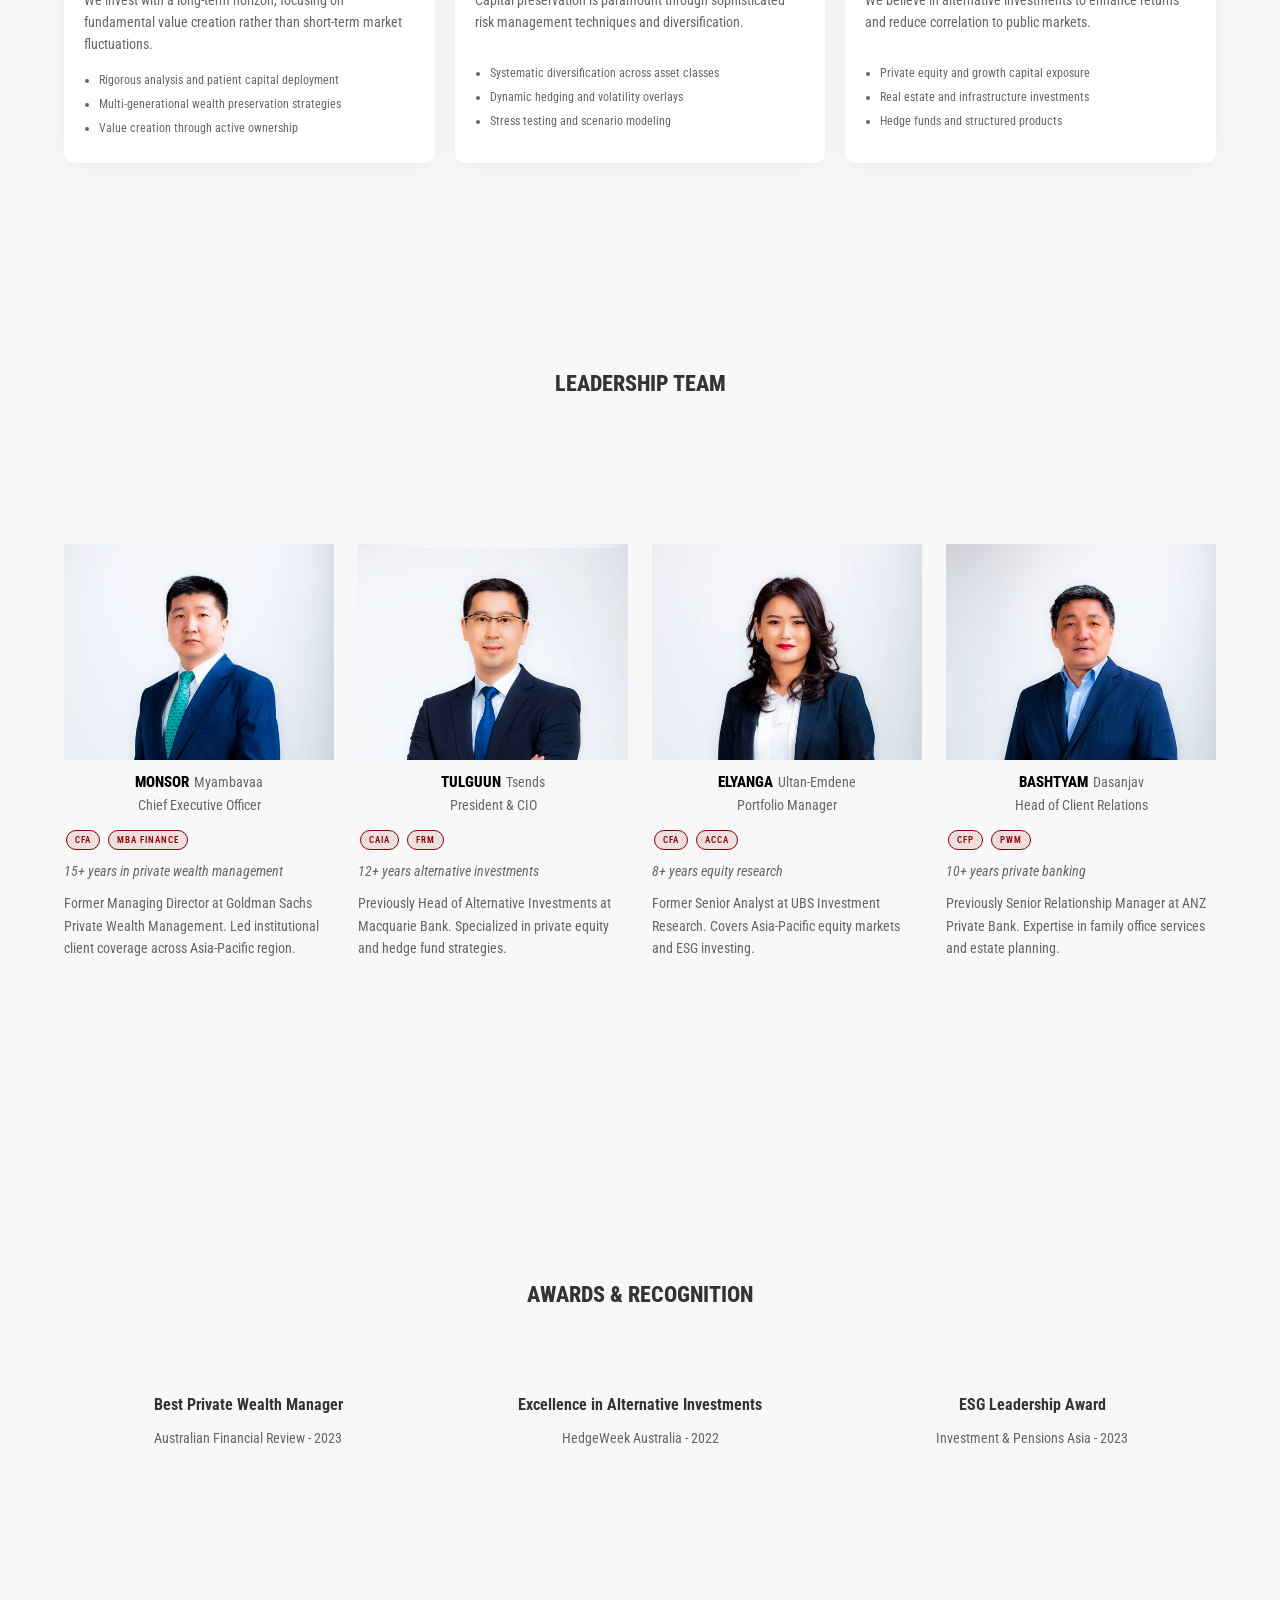
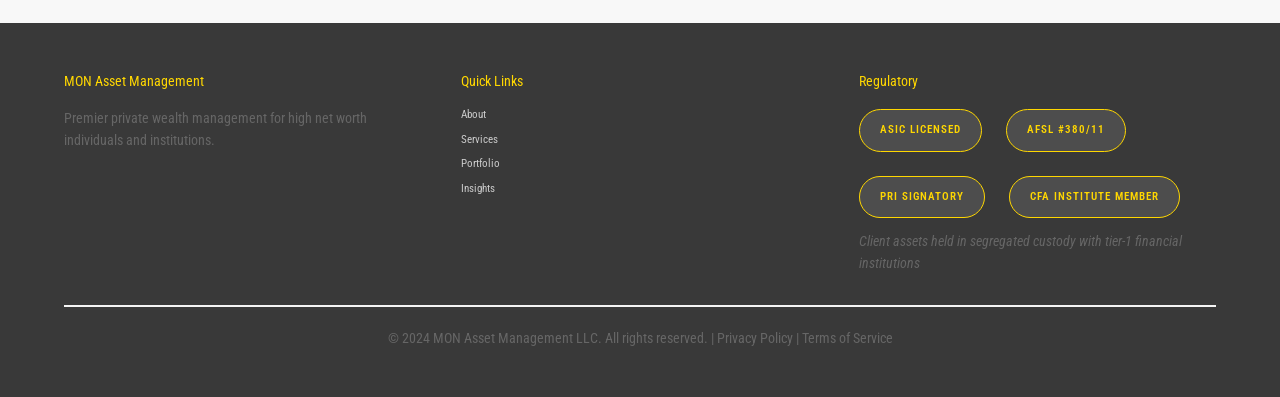
<file: about.html>
<!DOCTYPE html>
<html class="no-js" lang="">
  <head>
    <meta charset="utf-8" />
    <title>About - MON Private Wealth Management</title>
    <meta name="description" content="Learn about MON Asset Management's history, leadership team, and commitment to private wealth management excellence." />
    <meta name="viewport" content="width=device-width, initial-scale=1" />

    <link rel="manifest" href="site.webmanifest" />
    <link rel="apple-touch-icon" href="icon.png" />
    <link rel="stylesheet" href="css/main.css" />
    <link rel="stylesheet" href="css/bulma.css"/>
    <link href="https://fonts.googleapis.com/css2?family=Roboto+Condensed:ital,wght@0,300;0,400;0,700;1,300;1,400;1,700&display=swap" rel="stylesheet">
    <meta name="theme-color" content="#fafafa" />
  </head>

  <body>
    <!-- Header -->
    <section class="hero is-medium">
      <div class="ubam-header">
          <!-- Hero head: will stick at the top -->
          <div class="hero-head">
            <nav class="navbar">
              <div class="container">
                <div class="navbar-brand">
                  <a class="navbar-item" href="index.html">
                    <img class="header-logo" src="img/ubam-logo.png" alt="Logo" />
                  </a>
                  <span class="navbar-burger burger" data-target="navbarMenuHeroA">
                    <span></span>
                    <span></span>
                    <span></span>
                  </span>
                </div>
                <div id="navbarMenuHeroA" class="navbar-menu">
                  <div class="navbar-start">
                    <span class="navbar-item">
                      <a class="lng-btn" href="mn.html">
                        <span class="icon">
                          <img src="img/mongolia.svg" alt="" />
                        </span>
                        <span>MN</span>
                      </a>
                    </span>
                    <span class="navbar-item">
                      <a class="lng-btn lng-btn-is-active" href="index.html">
                        <span class="icon">
                          <img src="img/icons8-australia-48.png" alt="" width="15"/>
                        </span>
                        <span>EN</span>
                      </a>
                    </span>
                    <span class="navbar-item">
                      <a class="lng-btn" href="jp.html">
                        <span class="icon">
                          <img src="img/japan.svg" alt="" />
                        </span>
                        <span>JP</span>
                      </a>
                    </span>
                  </div>
                  <div class="navbar-end">
                    <a class="navbar-item" href="about.html">About</a>
                    <a class="navbar-item" href="services.html">Services</a>
                    <a class="navbar-item" href="portfolio.html">Portfolio</a>
                    <a class="navbar-item" href="insights.html">Insights</a>
                    <a class="navbar-item" href="contact.html">Contact</a>
                    <span class="navbar-item">
                      <a class="login-btn" href="client-portal.html">
                        <span>Client Portal</span>
                      </a>
                    </span>
                  </div>
                </div>
              </div>
            </nav>
          </div>

          <!-- Hero content -->
          <div class="hero-body">
            <div class="container has-text-centered">
              <h1 class="ubam-title">About MON Asset Management</h1>
              <h2 class="ubam-subtitle">Excellence in Private Wealth Management</h2>
              <p class="hero-tagline">Trusted stewards of generational wealth since 2011</p>
              <div class="hero-cta">
                <a class="primary-cta" href="contact.html">Schedule a consultation</a>
                <a class="secondary-cta" href="services.html">Explore our services</a>
                <p class="hero-note">AFSL #380/11 · Since 2011 · PRI Signatory</p>
              </div>
            </div>
          </div>
        </div>
    </section>

    <!-- Company Overview -->
    <section class="hero is-medium" style="background: #fff">
      <div class="hero-body">
        <div class="container">
          <div class="columns">
            <div class="column is-half">
              <span class="premium-badge">Our Story</span>
              <h1 class="ubam-title-exp">Stewardship rooted in institutional discipline</h1>
              <p style="margin-bottom: 20px; color: #666; font-size: 15px; line-height: 1.6;">
                Founded in 2011, MON Asset Management has evolved from a boutique investment firm into one of Australia's premier private wealth management companies. We specialize in serving ultra-high net worth individuals, families, and institutions with sophisticated investment needs.
              </p>
              <p style="margin-bottom: 20px; color: #666; font-size: 15px; line-height: 1.6;">
                Our approach combines traditional wealth preservation principles with innovative alternative investment strategies, ensuring our clients' portfolios are well-positioned for long-term growth and capital protection.
              </p>
              <p style="color: #666; font-size: 15px; line-height: 1.6;">
                With over AUD $500 million in assets under management, we maintain an exclusive client base of fewer than 200 families and institutions, allowing us to provide truly personalized service and attention.
              </p>
            </div>
            <div class="column is-half">
              <div class="stats-grid" style="margin-top: 0;">
                <div class="stat-item">
                  <h3>$500M+</h3>
                  <p>Assets Under Management</p>
                </div>
                <div class="stat-item">
                  <h3>$5M+</h3>
                  <p>Minimum Investment</p>
                </div>
                <div class="stat-item">
                  <h3>1600+</h3>
                  <p>Private Clients</p>
                </div>
                <div class="stat-item">
                  <h3>13 Years</h3>
                  <p>Track Record</p>
                </div>
                <div class="stat-item">
                  <h3>15%</h3>
                  <p>Avg Annual Returns</p>
                </div>
                <div class="stat-item">
                  <h3>2 Offices</h3>
                  <p>Sydney & Singapore</p>
                </div>
              </div>
            </div>
          </div>
        </div>
      </div>
    </section>

    <!-- Investment Philosophy -->
    <section class="hero is-medium" style="background: #f8f9fa">
      <div class="hero-body">
        <div class="container">
          <span class="premium-badge">Investment Philosophy</span>
          <h1 class="ubam-title-exp">Institutional discipline tailored to private wealth</h1>
          <div class="solution-cards">
            <article class="solution-card">
              <h3>Long-term Focus</h3>
              <p>We invest with a long-term horizon, focusing on fundamental value creation rather than short-term market fluctuations.</p>
              <ul>
                <li>Rigorous analysis and patient capital deployment</li>
                <li>Multi-generational wealth preservation strategies</li>
                <li>Value creation through active ownership</li>
              </ul>
            </article>
            <article class="solution-card">
              <h3>Risk Management</h3>
              <p>Capital preservation is paramount through sophisticated risk management techniques and diversification.</p>
              <ul>
                <li>Systematic diversification across asset classes</li>
                <li>Dynamic hedging and volatility overlays</li>
                <li>Stress testing and scenario modeling</li>
              </ul>
            </article>
            <article class="solution-card">
              <h3>Alternative Assets</h3>
              <p>We believe in alternative investments to enhance returns and reduce correlation to public markets.</p>
              <ul>
                <li>Private equity and growth capital exposure</li>
                <li>Real estate and infrastructure investments</li>
                <li>Hedge funds and structured products</li>
              </ul>
            </article>
          </div>
        </div>
      </div>
    </section>

    <!-- Leadership Team -->
    <section class="hero is-medium" style="background: #fff">
      <h1 class="ubam-title-exp">Leadership Team</h1>
      <div class="hero-body">
        <div class="container">
         <div class="columns">
           <div class="column">
             <div class="member-card">
              <img src="img/monsor.png" alt="">
              <p class="member-lastname"><b class="member-name">Monsor</b>Myambavaa</p>
              <p class="job-title">Chief Executive Officer</p>
              <div class="credentials">
                <span class="credential-badge">CFA</span>
                <span class="credential-badge">MBA Finance</span>
              </div>
              <p class="experience">15+ years in private wealth management</p>
              <p style="font-size: 11px; color: #666; margin-top: 10px;">
                Former Managing Director at Goldman Sachs Private Wealth Management. Led institutional client coverage across Asia-Pacific region.
              </p>
             </div>
           </div>
           <div class="column">
             <div class="member-card">
              <img src="img/dulguun.png" alt="">
              <p class="member-lastname"><b class="member-name">Tulguun</b>Tsends</p>
              <p class="job-title">President & CIO</p>
              <div class="credentials">
                <span class="credential-badge">CAIA</span>
                <span class="credential-badge">FRM</span>
              </div>
              <p class="experience">12+ years alternative investments</p>
              <p style="font-size: 11px; color: #666; margin-top: 10px;">
                Previously Head of Alternative Investments at Macquarie Bank. Specialized in private equity and hedge fund strategies.
              </p>
             </div>
           </div>
           <div class="column">
             <div class="member-card">
              <img src="img/uyanga.png" alt="">
              <p class="member-lastname"><b class="member-name">Elyanga</b>Ultan-Emdene</p>
              <p class="job-title">Portfolio Manager</p>
              <div class="credentials">
                <span class="credential-badge">CFA</span>
                <span class="credential-badge">ACCA</span>
              </div>
              <p class="experience">8+ years equity research</p>
              <p style="font-size: 11px; color: #666; margin-top: 10px;">
                Former Senior Analyst at UBS Investment Research. Covers Asia-Pacific equity markets and ESG investing.
              </p>
             </div>
           </div>
           <div class="column">
             <div class="member-card">
              <img src="img/dashnyam.png" alt="">
              <p class="member-lastname"><b class="member-name">Bashtyam</b>Dasanjav</p>
              <p class="job-title">Head of Client Relations</p>
              <div class="credentials">
                <span class="credential-badge">CFP</span>
                <span class="credential-badge">PWM</span>
              </div>
              <p class="experience">10+ years private banking</p>
              <p style="font-size: 11px; color: #666; margin-top: 10px;">
                Previously Senior Relationship Manager at ANZ Private Bank. Expertise in family office services and estate planning.
              </p>
             </div>
           </div>
         </div>
        </div>
      </div>
    </section>

    <!-- Awards & Recognition -->
    <section class="hero is-medium" style="background: #f8f9fa">
      <div class="hero-body">
        <div class="container">
          <h1 class="ubam-title-exp">Awards & Recognition</h1>
          <div class="columns" style="margin-top: 40px;">
            <div class="column">
              <div class="award-item" style="text-align: center; padding: 30px;">
                <h4 style="color: #940000; font-weight: 700; margin-bottom: 10px;">Best Private Wealth Manager</h4>
                <p style="color: #666; font-size: 12px;">Australian Financial Review - 2023</p>
              </div>
            </div>
            <div class="column">
              <div class="award-item" style="text-align: center; padding: 30px;">
                <h4 style="color: #940000; font-weight: 700; margin-bottom: 10px;">Excellence in Alternative Investments</h4>
                <p style="color: #666; font-size: 12px;">HedgeWeek Australia - 2022</p>
              </div>
            </div>
            <div class="column">
              <div class="award-item" style="text-align: center; padding: 30px;">
                <h4 style="color: #940000; font-weight: 700; margin-bottom: 10px;">ESG Leadership Award</h4>
                <p style="color: #666; font-size: 12px;">Investment & Pensions Asia - 2023</p>
              </div>
            </div>
          </div>
        </div>
      </div>
    </section>

    <!-- Footer -->
    <section class="hero" style="background: #393939">
      <div class="hero-body">
        <div class="container">
          <div class="footer-content" style="display: grid; grid-template-columns: 1fr 1fr 1fr; gap: 40px; margin-bottom: 30px;">
            <div class="footer-section">
              <h4 style="color: #FFD700; font-size: 14px; margin-bottom: 15px;">MON Asset Management</h4>
              <p style="color: #ccc; font-size: 11px;">Premier private wealth management for high net worth individuals and institutions.</p>
            </div>
            <div class="footer-section">
              <h4 style="color: #FFD700; font-size: 14px; margin-bottom: 15px;">Quick Links</h4>
              <div style="display: flex; flex-direction: column; gap: 8px;">
                <a href="about.html" style="color: #ccc; font-size: 11px; text-decoration: none;">About</a>
                <a href="services.html" style="color: #ccc; font-size: 11px; text-decoration: none;">Services</a>
                <a href="portfolio.html" style="color: #ccc; font-size: 11px; text-decoration: none;">Portfolio</a>
                <a href="insights.html" style="color: #ccc; font-size: 11px; text-decoration: none;">Insights</a>
              </div>
            </div>
            <div class="footer-section">
              <h4 style="color: #FFD700; font-size: 14px; margin-bottom: 15px;">Regulatory</h4>
              <div class="credential-badges" style="justify-content: flex-start; margin: 0; flex-wrap: wrap;">
                <div class="credential-badge" style="background: rgba(255, 255, 255, 0.1); color: #FFD700; border: 1px solid #FFD700; margin: 2px 4px 2px 0;">ASIC Licensed</div>
                <div class="credential-badge" style="background: rgba(255, 255, 255, 0.1); color: #FFD700; border: 1px solid #FFD700; margin: 2px 4px 2px 0;">AFSL #380/11</div>
                <div class="credential-badge" style="background: rgba(255, 255, 255, 0.1); color: #FFD700; border: 1px solid #FFD700; margin: 2px 4px 2px 0;">PRI Signatory</div>
                <div class="credential-badge" style="background: rgba(255, 255, 255, 0.1); color: #FFD700; border: 1px solid #FFD700; margin: 2px 4px 2px 0;">CFA Institute Member</div>
              </div>
              <p style="color: #999; font-size: 9px; margin-top: 10px; font-style: italic;">Client assets held in segregated custody with tier-1 financial institutions</p>
            </div>
          </div>
          <hr style="border-color: #555; margin: 20px 0;">
          <p style="text-align: center; color: #fff; font-size: 11px;">© 2024 MON Asset Management LLC. All rights reserved. | Privacy Policy | Terms of Service</p>
        </div>
      </div>
    </section>

    <script src="js/vendor/modernizr-3.11.2.min.js"></script>
    <script src="js/plugins.js"></script>
    <script src='https://cdnjs.cloudflare.com/ajax/libs/jquery/3.1.1/jquery.min.js'></script>
    <script src="js/main.js"></script>

    <!-- Navbar burger functionality -->
    <script>
      document.addEventListener("DOMContentLoaded", () => {
        const $navbarBurgers = Array.prototype.slice.call(
          document.querySelectorAll(".navbar-burger"),
          0
        );

        if ($navbarBurgers.length > 0) {
          $navbarBurgers.forEach((el) => {
            el.addEventListener("click", () => {
              const target = el.dataset.target;
              const $target = document.getElementById(target);
              el.classList.toggle("is-active");
              $target.classList.toggle("is-active");
            });
          });
        }
      });
    </script>
  </body>
</html>
</file>
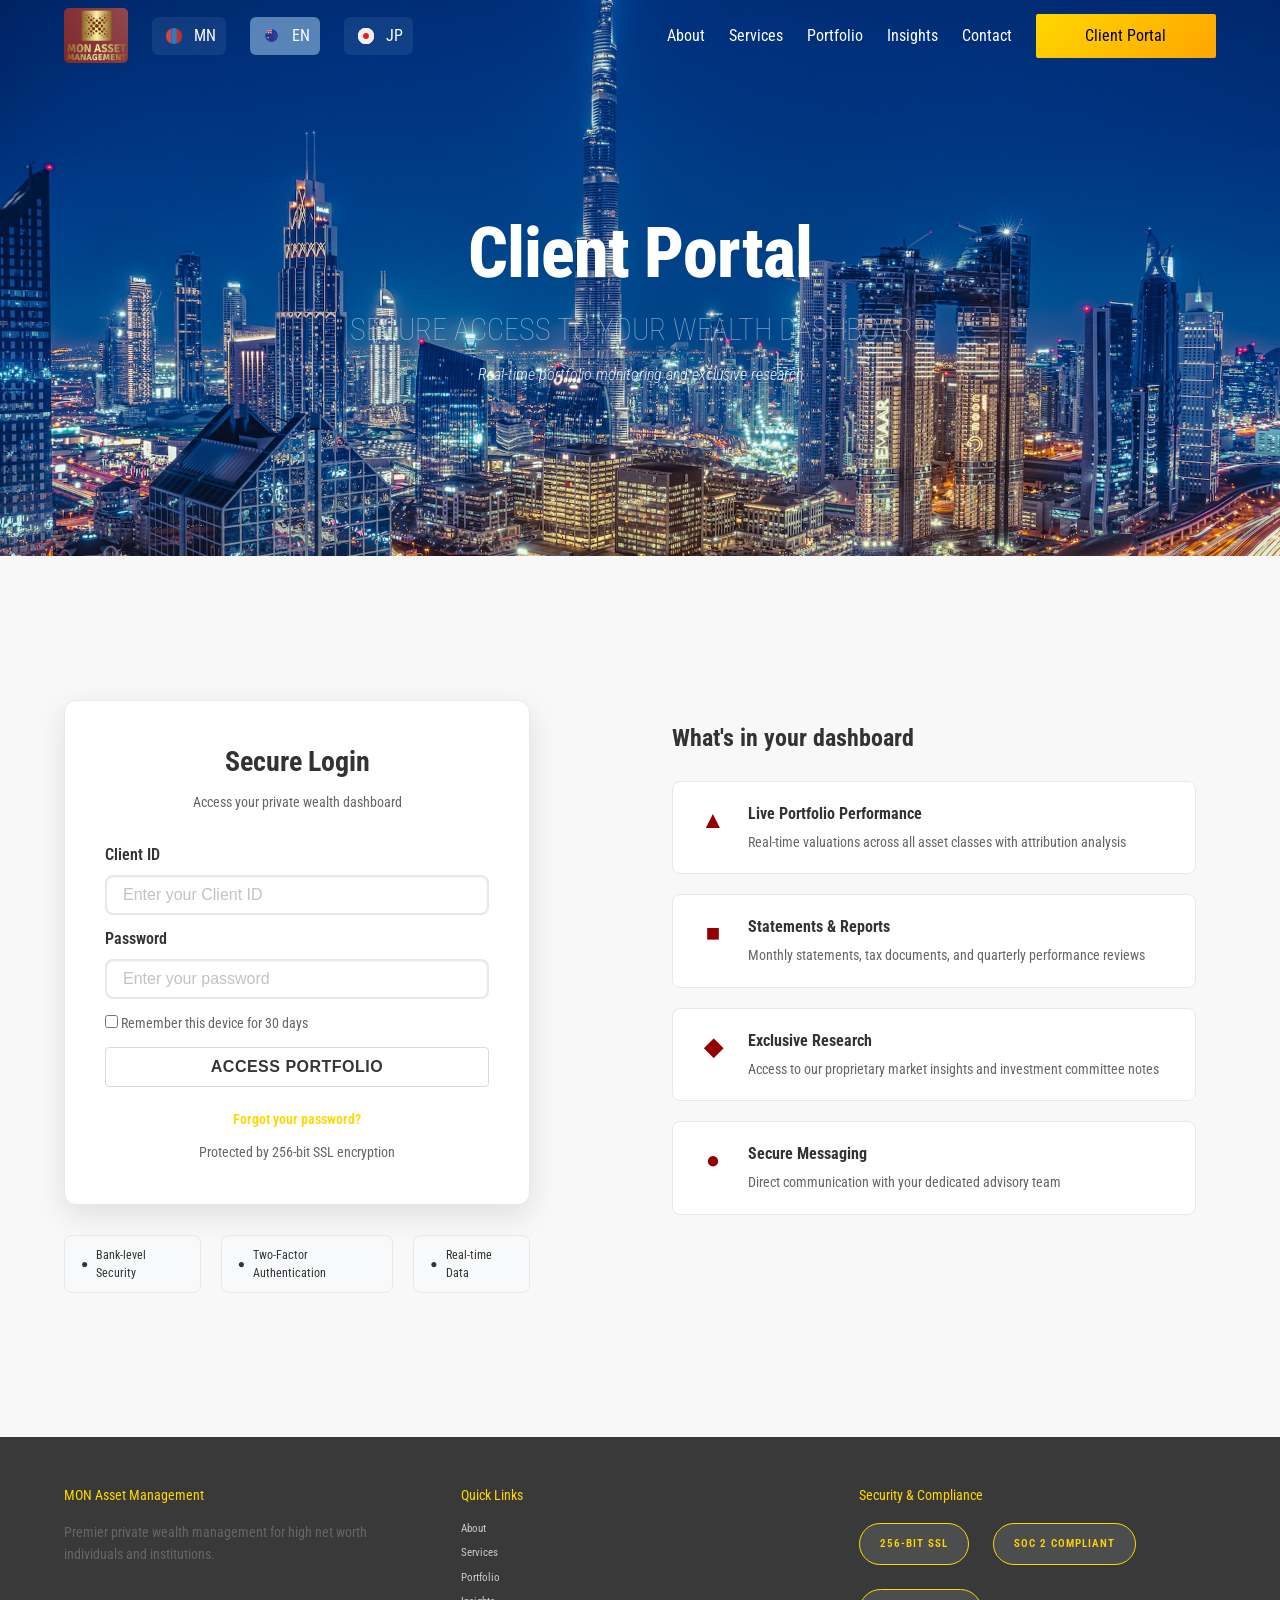
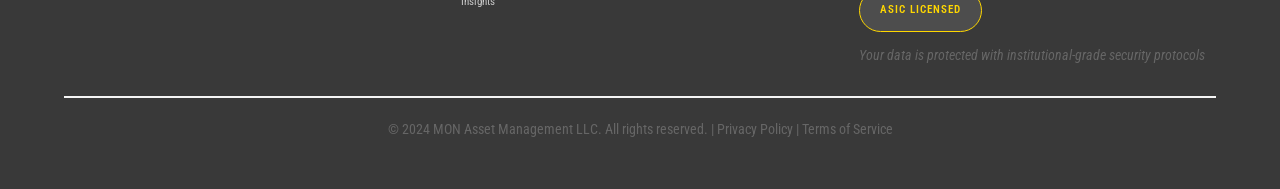
<file: client-portal.html>
<!DOCTYPE html>
<html class="no-js" lang="">
  <head>
    <meta charset="utf-8" />
    <title>Client Portal - MON Private Wealth Management</title>
    <meta name="description" content="Secure client portal for MON Asset Management private wealth clients. Access your portfolio performance, statements, and exclusive research." />
    <meta name="viewport" content="width=device-width, initial-scale=1" />

    <link rel="manifest" href="site.webmanifest" />
    <link rel="apple-touch-icon" href="icon.png" />
    <link rel="stylesheet" href="css/main.css" />
    <link rel="stylesheet" href="css/bulma.css"/>
    <link href="https://fonts.googleapis.com/css2?family=Roboto+Condensed:ital,wght@0,300;0,400;0,700;1,300;1,400;1,700&display=swap" rel="stylesheet">
    <meta name="theme-color" content="#fafafa" />
  </head>

  <body>
    <!-- Header -->
    <section class="hero is-medium">
      <div class="ubam-header">
          <!-- Hero head: will stick at the top -->
          <div class="hero-head">
          <nav class="navbar">
            <div class="container">
              <div class="navbar-brand">
                <a class="navbar-item" href="index.html">
                  <img class="header-logo" src="img/ubam-logo.png" alt="Logo" />
                </a>
                <span class="navbar-burger burger" data-target="navbarMenuHeroA">
                  <span></span>
                  <span></span>
                  <span></span>
                </span>
              </div>
              <div id="navbarMenuHeroA" class="navbar-menu">
                <div class="navbar-start">
                  <span class="navbar-item">
                    <a class="lng-btn" href="mn.html">
                      <span class="icon">
                        <img src="img/mongolia.svg" alt="" />
                      </span>
                      <span>MN</span>
                    </a>
                  </span>
                  <span class="navbar-item">
                    <a class="lng-btn lng-btn-is-active" href="index.html">
                      <span class="icon">
                        <img src="img/icons8-australia-48.png" alt="" width="15"/>
                      </span>
                      <span>EN</span>
                    </a>
                  </span>
                  <span class="navbar-item">
                    <a class="lng-btn" href="jp.html">
                      <span class="icon">
                        <img src="img/japan.svg" alt="" />
                      </span>
                      <span>JP</span>
                    </a>
                  </span>
                </div>
                <div class="navbar-end">
                  <a class="navbar-item" href="about.html">About</a>
                  <a class="navbar-item" href="services.html">Services</a>
                  <a class="navbar-item" href="portfolio.html">Portfolio</a>
                  <a class="navbar-item" href="insights.html">Insights</a>
                  <a class="navbar-item" href="contact.html">Contact</a>
                  <span class="navbar-item">
                    <a class="login-btn login-btn-active" href="client-portal.html">
                      <span>Client Portal</span>
                    </a>
                  </span>
                </div>
              </div>
            </nav>
          </div>

          <!-- Hero content -->
          <div class="hero-body">
            <div class="container has-text-centered">
            <h1 class="ubam-title">Client Portal</h1>
            <h2 class="ubam-subtitle">Secure Access to Your Wealth Dashboard</h2>
            <p class="hero-tagline">Real-time portfolio monitoring and exclusive research</p>
          </div>
        </div>
    </section>

    <!-- Login Form / Dashboard -->
    <section class="hero is-medium" style="background: #fff" id="loginSection">
      <div class="hero-body">
        <div class="container">
          <div class="columns is-centered">
            <div class="column is-5">
              <div class="login-card">
                <div class="login-header">
                  <h3>Secure Login</h3>
                  <p>Access your private wealth dashboard</p>
                </div>

                <form id="loginForm" class="login-form">
                  <div class="field">
                    <label class="label">Client ID</label>
                    <div class="control">
                      <input class="input" type="text" id="clientId" placeholder="Enter your Client ID" required>
                    </div>
                  </div>

                  <div class="field">
                    <label class="label">Password</label>
                    <div class="control">
                      <input class="input" type="password" id="password" placeholder="Enter your password" required>
                    </div>
                  </div>

                  <div class="field">
                    <div class="control">
                      <label class="checkbox">
                        <input type="checkbox">
                        Remember this device for 30 days
                      </label>
                    </div>
                  </div>

                  <div class="field">
                    <div class="control">
                      <button class="button primary-cta is-fullwidth" type="submit">
                        Access Portfolio
                      </button>
                    </div>
                  </div>
                </form>

                <div class="login-footer">
                  <a href="#" class="forgot-password">Forgot your password?</a>
                  <p class="security-notice">Protected by 256-bit SSL encryption</p>
                </div>
              </div>

              <div class="security-badges">
                <div class="security-badge">
                  <span>●</span>
                  <span>Bank-level Security</span>
                </div>
                <div class="security-badge">
                  <span>●</span>
                  <span>Two-Factor Authentication</span>
                </div>
                <div class="security-badge">
                  <span>●</span>
                  <span>Real-time Data</span>
                </div>
              </div>
            </div>

            <div class="column is-6 is-offset-1">
              <div class="portal-features">
                <h4>What's in your dashboard</h4>
                <div class="feature-list">
                  <div class="feature-item">
                    <span class="feature-icon" style="color: #940000; font-weight: 700;">▲</span>
                    <div>
                      <h5>Live Portfolio Performance</h5>
                      <p>Real-time valuations across all asset classes with attribution analysis</p>
                    </div>
                  </div>
                  <div class="feature-item">
                    <span class="feature-icon" style="color: #940000; font-weight: 700;">■</span>
                    <div>
                      <h5>Statements & Reports</h5>
                      <p>Monthly statements, tax documents, and quarterly performance reviews</p>
                    </div>
                  </div>
                  <div class="feature-item">
                    <span class="feature-icon" style="color: #940000; font-weight: 700;">◆</span>
                    <div>
                      <h5>Exclusive Research</h5>
                      <p>Access to our proprietary market insights and investment committee notes</p>
                    </div>
                  </div>
                  <div class="feature-item">
                    <span class="feature-icon" style="color: #940000; font-weight: 700;">●</span>
                    <div>
                      <h5>Secure Messaging</h5>
                      <p>Direct communication with your dedicated advisory team</p>
                    </div>
                  </div>
                </div>
              </div>
            </div>
          </div>
        </div>
      </div>
    </section>

    <!-- Dashboard Section (Hidden by default) -->
    <section class="hero is-medium" style="background: #f8f9fa; display: none;" id="dashboardSection">
      <div class="hero-body">
        <div class="container">
          <div class="dashboard-header">
            <div class="welcome-message">
              <h2>Welcome back, <span id="clientName">Client</span></h2>
              <p>Last login: <span id="lastLogin">Today</span></p>
            </div>
            <button class="button is-small" onclick="logout()">Logout</button>
          </div>

          <!-- Portfolio Summary -->
          <div class="dashboard-grid">
            <div class="dashboard-card portfolio-summary">
              <h4>Portfolio Summary</h4>
              <div class="portfolio-value">
                <span class="value">$12,450,000</span>
                <span class="change positive">+2.4% MTD</span>
              </div>
              <div class="allocation-chart">
                <div class="allocation-item">
                  <span class="color-indicator" style="background: #4CAF50;"></span>
                  <span>Equities 45%</span>
                </div>
                <div class="allocation-item">
                  <span class="color-indicator" style="background: #2196F3;"></span>
                  <span>Fixed Income 25%</span>
                </div>
                <div class="allocation-item">
                  <span class="color-indicator" style="background: #FF9800;"></span>
                  <span>Alternatives 20%</span>
                </div>
                <div class="allocation-item">
                  <span class="color-indicator" style="background: #9E9E9E;"></span>
                  <span>Cash 10%</span>
                </div>
              </div>
            </div>

            <div class="dashboard-card performance-metrics">
              <h4>Performance Metrics</h4>
              <div class="metric-row">
                <span>YTD Return</span>
                <span class="positive">+8.2%</span>
              </div>
              <div class="metric-row">
                <span>1-Year Return</span>
                <span class="positive">+12.4%</span>
              </div>
              <div class="metric-row">
                <span>3-Year Annualized</span>
                <span class="positive">+9.8%</span>
              </div>
              <div class="metric-row">
                <span>Sharpe Ratio</span>
                <span>1.42</span>
              </div>
            </div>

            <div class="dashboard-card recent-activity">
              <h4>Recent Activity</h4>
              <div class="activity-item">
                <span class="activity-date">Mar 18</span>
                <span class="activity-description">Quarterly rebalancing completed</span>
              </div>
              <div class="activity-item">
                <span class="activity-date">Mar 15</span>
                <span class="activity-description">Dividend payment received</span>
              </div>
              <div class="activity-item">
                <span class="activity-date">Mar 10</span>
                <span class="activity-description">Monthly statement available</span>
              </div>
            </div>

            <div class="dashboard-card quick-actions">
              <h4>Quick Actions</h4>
              <div class="action-buttons">
                <button class="action-btn">View Detailed Performance</button>
                <button class="action-btn">Download Statements</button>
                <button class="action-btn">Message Advisor</button>
                <button class="action-btn">Request Proposal</button>
              </div>
            </div>
          </div>
        </div>
      </div>
    </section>

    <!-- Footer -->
    <section class="hero" style="background: #393939">
      <div class="hero-body">
        <div class="container">
          <div class="footer-content" style="display: grid; grid-template-columns: 1fr 1fr 1fr; gap: 40px; margin-bottom: 30px;">
            <div class="footer-section">
              <h4 style="color: #FFD700; font-size: 14px; margin-bottom: 15px;">MON Asset Management</h4>
              <p style="color: #ccc; font-size: 11px;">Premier private wealth management for high net worth individuals and institutions.</p>
            </div>
            <div class="footer-section">
              <h4 style="color: #FFD700; font-size: 14px; margin-bottom: 15px;">Quick Links</h4>
              <div style="display: flex; flex-direction: column; gap: 8px;">
                <a href="about.html" style="color: #ccc; font-size: 11px; text-decoration: none;">About</a>
                <a href="services.html" style="color: #ccc; font-size: 11px; text-decoration: none;">Services</a>
                <a href="portfolio.html" style="color: #ccc; font-size: 11px; text-decoration: none;">Portfolio</a>
                <a href="insights.html" style="color: #ccc; font-size: 11px; text-decoration: none;">Insights</a>
              </div>
            </div>
            <div class="footer-section">
              <h4 style="color: #FFD700; font-size: 14px; margin-bottom: 15px;">Security & Compliance</h4>
              <div class="credential-badges" style="justify-content: flex-start; margin: 0; flex-wrap: wrap;">
                <div class="credential-badge" style="background: rgba(255, 255, 255, 0.1); color: #FFD700; border: 1px solid #FFD700; margin: 2px 4px 2px 0;">256-bit SSL</div>
                <div class="credential-badge" style="background: rgba(255, 255, 255, 0.1); color: #FFD700; border: 1px solid #FFD700; margin: 2px 4px 2px 0;">SOC 2 Compliant</div>
                <div class="credential-badge" style="background: rgba(255, 255, 255, 0.1); color: #FFD700; border: 1px solid #FFD700; margin: 2px 4px 2px 0;">ASIC Licensed</div>
              </div>
              <p style="color: #999; font-size: 9px; margin-top: 10px; font-style: italic;">Your data is protected with institutional-grade security protocols</p>
            </div>
          </div>
          <hr style="border-color: #555; margin: 20px 0;">
          <p style="text-align: center; color: #fff; font-size: 11px;">© 2024 MON Asset Management LLC. All rights reserved. | Privacy Policy | Terms of Service</p>
        </div>
      </div>
    </section>

    <script src="js/vendor/modernizr-3.11.2.min.js"></script>
    <script src="js/plugins.js"></script>
    <script src='https://cdnjs.cloudflare.com/ajax/libs/jquery/3.1.1/jquery.min.js'></script>
    <script src="js/main.js"></script>

    <!-- Client Portal Functionality -->
    <script>
      // Demo credentials for testing
      const demoCredentials = {
        'DEMO001': 'password123',
        'CLIENT456': 'secure2024'
      };

      document.addEventListener("DOMContentLoaded", () => {
        // Navbar burger functionality
        const $navbarBurgers = Array.prototype.slice.call(
          document.querySelectorAll(".navbar-burger"),
          0
        );

        if ($navbarBurgers.length > 0) {
          $navbarBurgers.forEach((el) => {
            el.addEventListener("click", () => {
              const target = el.dataset.target;
              const $target = document.getElementById(target);
              el.classList.toggle("is-active");
              $target.classList.toggle("is-active");
            });
          });
        }

        // Login form handling
        document.getElementById('loginForm').addEventListener('submit', function(e) {
          e.preventDefault();

          const clientId = document.getElementById('clientId').value;
          const password = document.getElementById('password').value;

          // Demo authentication
          if (demoCredentials[clientId] === password) {
            // Store session
            sessionStorage.setItem('clientLoggedIn', 'true');
            sessionStorage.setItem('clientId', clientId);

            // Show dashboard
            showDashboard(clientId);
          } else {
            alert('Access restricted. Please contact your MON advisor for credentials.');
          }
        });

        // Check if user is already logged in
        if (sessionStorage.getItem('clientLoggedIn') === 'true') {
          const clientId = sessionStorage.getItem('clientId');
          showDashboard(clientId);
        }
      });

      function showDashboard(clientId) {
        document.getElementById('loginSection').style.display = 'none';
        document.getElementById('dashboardSection').style.display = 'block';

        // Update client name
        document.getElementById('clientName').textContent = getClientName(clientId);

        // Update last login
        const now = new Date();
        document.getElementById('lastLogin').textContent = now.toLocaleDateString() + ' at ' + now.toLocaleTimeString();
      }

      function logout() {
        sessionStorage.removeItem('clientLoggedIn');
        sessionStorage.removeItem('clientId');

        document.getElementById('loginSection').style.display = 'block';
        document.getElementById('dashboardSection').style.display = 'none';

        // Clear form
        document.getElementById('loginForm').reset();
      }

      function getClientName(clientId) {
        const clientNames = {
          'DEMO001': 'John Smith',
          'CLIENT456': 'Sarah Johnson'
        };
        return clientNames[clientId] || 'Valued Client';
      }

      // Action button functionality
      document.addEventListener('click', function(e) {
        if (e.target.classList.contains('action-btn')) {
          const action = e.target.textContent.trim();

          switch(true) {
            case action.includes('Detailed Performance'):
              alert('Need access? Contact your advisor for dashboard permissions.');
              break;
            case action.includes('Download Statements'):
              alert('Secure documents are available once your portal access is enabled.');
              break;
            case action.includes('Message Advisor'):
              alert('Please reach out to your MON advisor directly to start a secure exchange.');
              break;
            case action.includes('Request Proposal'):
              alert('Contact us to request a tailored investment proposal and portal login.');
              break;
          }
        }
      });
    </script>
  </body>
</html>
</file>
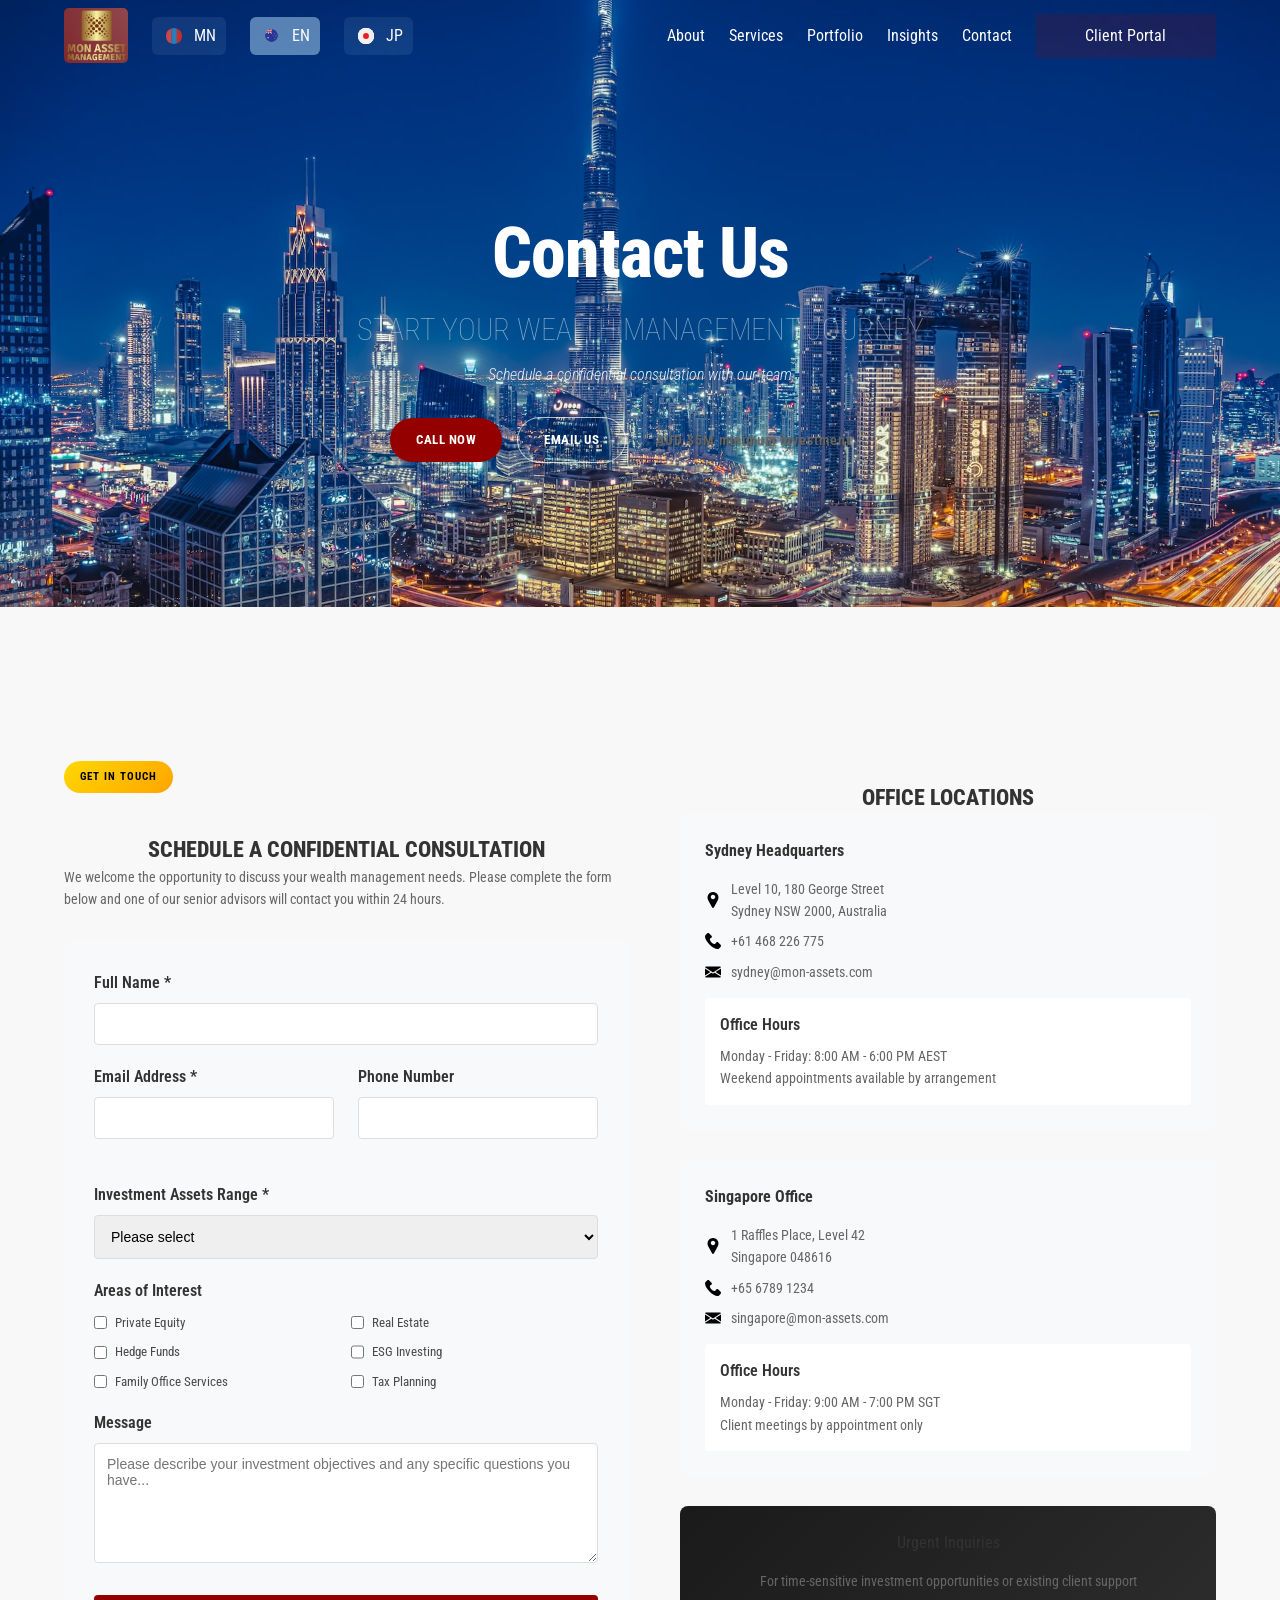
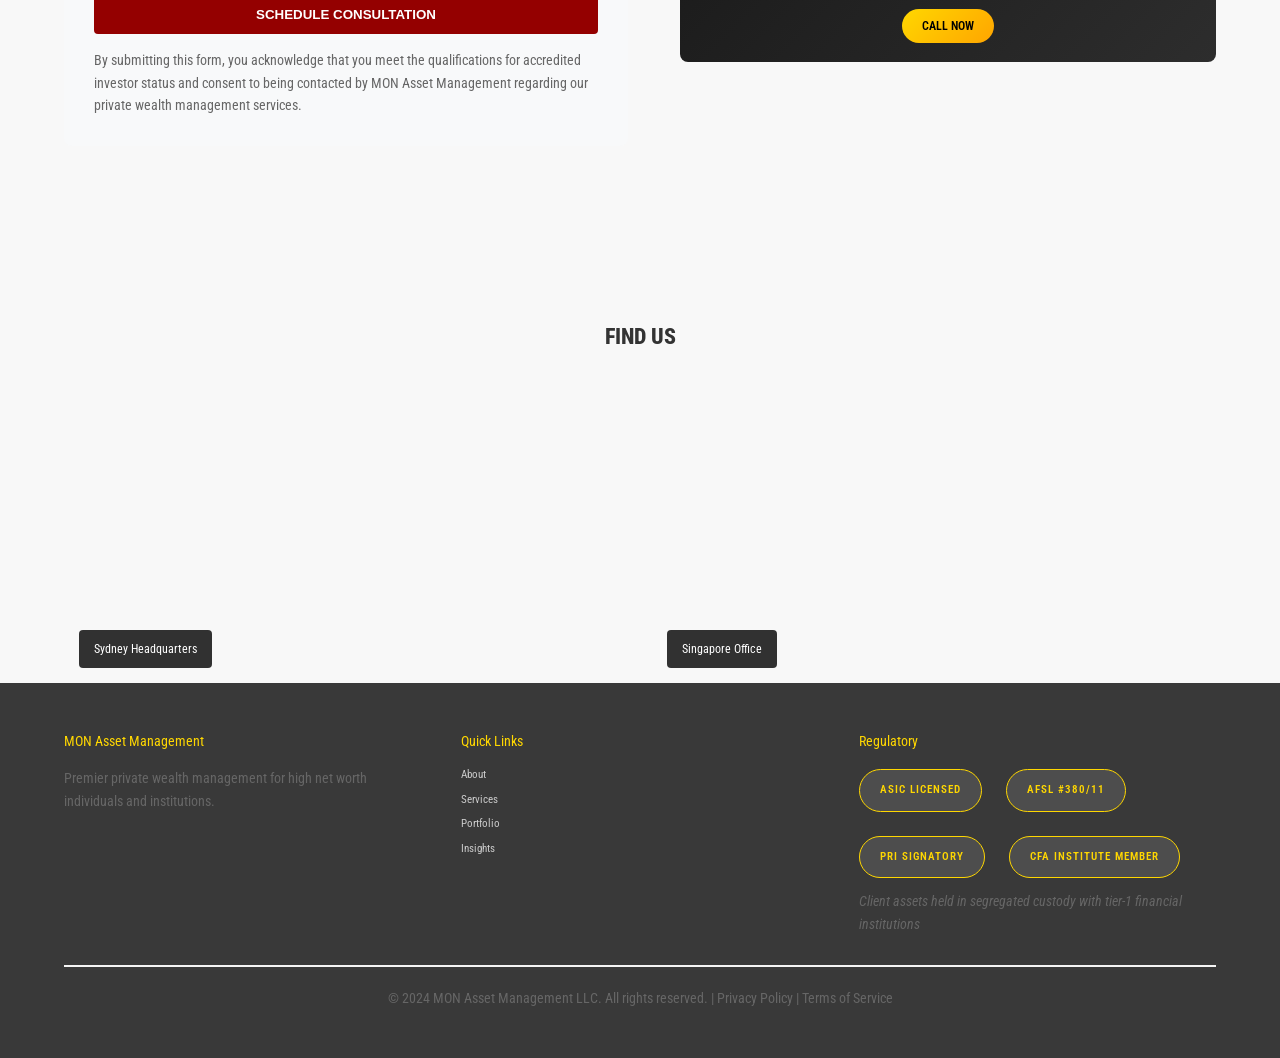
<file: contact.html>
<!DOCTYPE html>
<html class="no-js" lang="">
  <head>
    <meta charset="utf-8" />
    <title>Contact - MON Private Wealth Management</title>
    <meta name="description" content="Contact MON Asset Management for private wealth management services. Schedule a consultation with our team." />
    <meta name="viewport" content="width=device-width, initial-scale=1" />

    <link rel="manifest" href="site.webmanifest" />
    <link rel="apple-touch-icon" href="icon.png" />
    <link rel="stylesheet" href="css/main.css" />
    <link rel="stylesheet" href="css/bulma.css"/>
    <link href="https://fonts.googleapis.com/css2?family=Roboto+Condensed:ital,wght@0,300;0,400;0,700;1,300;1,400;1,700&display=swap" rel="stylesheet">
    <meta name="theme-color" content="#fafafa" />
  </head>

  <body>
    <!-- Header -->
    <section class="hero is-medium">
      <div class="ubam-header">
          <!-- Hero head: will stick at the top -->
          <div class="hero-head">
          <nav class="navbar">
            <div class="container">
              <div class="navbar-brand">
                <a class="navbar-item" href="index.html">
                  <img class="header-logo" src="img/ubam-logo.png" alt="Logo" />
                </a>
                <span class="navbar-burger burger" data-target="navbarMenuHeroA">
                  <span></span>
                  <span></span>
                  <span></span>
                </span>
              </div>
              <div id="navbarMenuHeroA" class="navbar-menu">
                <div class="navbar-start">
                  <span class="navbar-item">
                    <a class="lng-btn" href="mn.html">
                      <span class="icon">
                        <img src="img/mongolia.svg" alt="" />
                      </span>
                      <span>MN</span>
                    </a>
                  </span>
                  <span class="navbar-item">
                    <a class="lng-btn lng-btn-is-active" href="index.html">
                      <span class="icon">
                        <img src="img/icons8-australia-48.png" alt="" width="15"/>
                      </span>
                      <span>EN</span>
                    </a>
                  </span>
                  <span class="navbar-item">
                    <a class="lng-btn" href="jp.html">
                      <span class="icon">
                        <img src="img/japan.svg" alt="" />
                      </span>
                      <span>JP</span>
                    </a>
                  </span>
                </div>
                <div class="navbar-end">
                  <a class="navbar-item" href="about.html">About</a>
                  <a class="navbar-item" href="services.html">Services</a>
                  <a class="navbar-item" href="portfolio.html">Portfolio</a>
                  <a class="navbar-item" href="insights.html">Insights</a>
                  <a class="navbar-item" href="contact.html">Contact</a>
                  <span class="navbar-item">
                    <a class="login-btn" href="client-portal.html">
                      <span>Client Portal</span>
                    </a>
                  </span>
                </div>
              </div>
            </nav>
          </div>

          <!-- Hero content -->
          <div class="hero-body">
            <div class="container has-text-centered">
            <h1 class="ubam-title">Contact Us</h1>
            <h2 class="ubam-subtitle">Start Your Wealth Management Journey</h2>
            <p class="hero-tagline">Schedule a confidential consultation with our team</p>
            <div class="hero-cta">
              <a class="primary-cta" href="tel:+61468226775">Call now</a>
              <a class="secondary-cta" href="mailto:admin@mon-assets.com">Email us</a>
              <p class="hero-note">AUD $5M minimum investment</p>
            </div>
          </div>
        </div>
    </section>

    <!-- Contact Information -->
    <section class="hero is-medium" style="background: #fff">
      <div class="hero-body">
        <div class="container">
          <div class="columns">
            <!-- Contact Form -->
            <div class="column is-half">
              <span class="premium-badge">Get In Touch</span>
              <h1 class="ubam-title-exp">Schedule a confidential consultation</h1>
              <p style="margin-bottom: 30px; color: #666; font-size: 15px; line-height: 1.6;">
                We welcome the opportunity to discuss your wealth management needs. Please complete the form below and one of our senior advisors will contact you within 24 hours.
              </p>

              <form style="background: #f8f9fa; padding: 30px; border-radius: 8px;">
                <div class="field" style="margin-bottom: 20px;">
                  <label style="display: block; font-weight: 600; margin-bottom: 8px; color: #333;">Full Name *</label>
                  <input type="text" style="width: 100%; padding: 12px; border: 1px solid #ddd; border-radius: 4px; font-size: 14px;" required>
                </div>

                <div class="columns">
                  <div class="column">
                    <div class="field" style="margin-bottom: 20px;">
                      <label style="display: block; font-weight: 600; margin-bottom: 8px; color: #333;">Email Address *</label>
                      <input type="email" style="width: 100%; padding: 12px; border: 1px solid #ddd; border-radius: 4px; font-size: 14px;" required>
                    </div>
                  </div>
                  <div class="column">
                    <div class="field" style="margin-bottom: 20px;">
                      <label style="display: block; font-weight: 600; margin-bottom: 8px; color: #333;">Phone Number</label>
                      <input type="tel" style="width: 100%; padding: 12px; border: 1px solid #ddd; border-radius: 4px; font-size: 14px;">
                    </div>
                  </div>
                </div>

                <div class="field" style="margin-bottom: 20px;">
                  <label style="display: block; font-weight: 600; margin-bottom: 8px; color: #333;">Investment Assets Range *</label>
                  <select style="width: 100%; padding: 12px; border: 1px solid #ddd; border-radius: 4px; font-size: 14px;" required>
                    <option value="">Please select</option>
                    <option value="5-10">AUD $5M - $10M</option>
                    <option value="10-25">AUD $10M - $25M</option>
                    <option value="25-50">AUD $25M - $50M</option>
                    <option value="50-100">AUD $50M - $100M</option>
                    <option value="100+">AUD $100M+</option>
                  </select>
                </div>

                <div class="field" style="margin-bottom: 20px;">
                  <label style="display: block; font-weight: 600; margin-bottom: 8px; color: #333;">Areas of Interest</label>
                  <div style="display: grid; grid-template-columns: 1fr 1fr; gap: 10px; margin-top: 10px;">
                    <label style="display: flex; align-items: center; font-size: 13px;">
                      <input type="checkbox" style="margin-right: 8px;"> Private Equity
                    </label>
                    <label style="display: flex; align-items: center; font-size: 13px;">
                      <input type="checkbox" style="margin-right: 8px;"> Real Estate
                    </label>
                    <label style="display: flex; align-items: center; font-size: 13px;">
                      <input type="checkbox" style="margin-right: 8px;"> Hedge Funds
                    </label>
                    <label style="display: flex; align-items; center; font-size: 13px;">
                      <input type="checkbox" style="margin-right: 8px;"> ESG Investing
                    </label>
                    <label style="display: flex; align-items: center; font-size: 13px;">
                      <input type="checkbox" style="margin-right: 8px;"> Family Office Services
                    </label>
                    <label style="display: flex; align-items: center; font-size: 13px;">
                      <input type="checkbox" style="margin-right: 8px;"> Tax Planning
                    </label>
                  </div>
                </div>

                <div class="field" style="margin-bottom: 25px;">
                  <label style="display: block; font-weight: 600; margin-bottom: 8px; color: #333;">Message</label>
                  <textarea style="width: 100%; padding: 12px; border: 1px solid #ddd; border-radius: 4px; font-size: 14px; min-height: 120px; resize: vertical;" placeholder="Please describe your investment objectives and any specific questions you have..."></textarea>
                </div>

                <button type="submit" style="background: #940000; color: #fff; padding: 12px 30px; border: none; border-radius: 4px; font-weight: 600; text-transform: uppercase; cursor: pointer; width: 100%;">
                  Schedule Consultation
                </button>

                <p style="font-size: 11px; color: #666; margin-top: 15px; line-height: 1.4;">
                  By submitting this form, you acknowledge that you meet the qualifications for accredited investor status and consent to being contacted by MON Asset Management regarding our private wealth management services.
                </p>
              </form>
            </div>

            <!-- Office Information -->
            <div class="column is-half" style="padding-left: 40px;">
              <h1 class="ubam-title-exp">Office Locations</h1>

              <!-- Sydney Office -->
              <div class="office-card" style="background: #f8f9fa; padding: 25px; border-radius: 8px; margin-bottom: 30px;">
                <h4 style="color: #940000; font-size: 16px; font-weight: 700; margin-bottom: 15px;">Sydney Headquarters</h4>
                <div class="office-details">
                  <p style="font-size: 13px; margin-bottom: 8px; display: flex; align-items: center;">
                    <img src="img/location.svg" style="width: 16px; margin-right: 10px;">
                    Level 10, 180 George Street<br>
                    Sydney NSW 2000, Australia
                  </p>
                  <p style="font-size: 13px; margin-bottom: 8px; display: flex; align-items: center;">
                    <img src="img/phone.svg" style="width: 16px; margin-right: 10px;">
                    +61 468 226 775
                  </p>
                  <p style="font-size: 13px; margin-bottom: 15px; display: flex; align-items: center;">
                    <img src="img/mail.svg" style="width: 16px; margin-right: 10px;">
                    sydney@mon-assets.com
                  </p>
                  <div class="office-hours" style="background: #fff; padding: 15px; border-radius: 4px;">
                    <h5 style="font-weight: 600; margin-bottom: 8px; color: #333;">Office Hours</h5>
                    <p style="font-size: 12px; color: #666; margin: 0;">Monday - Friday: 8:00 AM - 6:00 PM AEST</p>
                    <p style="font-size: 12px; color: #666; margin: 0;">Weekend appointments available by arrangement</p>
                  </div>
                </div>
              </div>

              <!-- Singapore Office -->
              <div class="office-card" style="background: #f8f9fa; padding: 25px; border-radius: 8px; margin-bottom: 30px;">
                <h4 style="color: #940000; font-size: 16px; font-weight: 700; margin-bottom: 15px;">Singapore Office</h4>
                <div class="office-details">
                  <p style="font-size: 13px; margin-bottom: 8px; display: flex; align-items: center;">
                    <img src="img/location.svg" style="width: 16px; margin-right: 10px;">
                    1 Raffles Place, Level 42<br>
                    Singapore 048616
                  </p>
                  <p style="font-size: 13px; margin-bottom: 8px; display: flex; align-items: center;">
                    <img src="img/phone.svg" style="width: 16px; margin-right: 10px;">
                    +65 6789 1234
                  </p>
                  <p style="font-size: 13px; margin-bottom: 15px; display: flex; align-items: center;">
                    <img src="img/mail.svg" style="width: 16px; margin-right: 10px;">
                    singapore@mon-assets.com
                  </p>
                  <div class="office-hours" style="background: #fff; padding: 15px; border-radius: 4px;">
                    <h5 style="font-weight: 600; margin-bottom: 8px; color: #333;">Office Hours</h5>
                    <p style="font-size: 12px; color: #666; margin: 0;">Monday - Friday: 9:00 AM - 7:00 PM SGT</p>
                    <p style="font-size: 12px; color: #666; margin: 0;">Client meetings by appointment only</p>
                  </div>
                </div>
              </div>

              <!-- Additional Contact -->
              <div class="contact-cta" style="background: linear-gradient(135deg, #1a1a1a, #2d2d2d); padding: 25px; border-radius: 8px; color: #fff; text-align: center;">
                <h4 style="color: #FFD700; margin-bottom: 15px;">Urgent Inquiries</h4>
                <p style="font-size: 13px; margin-bottom: 20px; color: #ccc;">For time-sensitive investment opportunities or existing client support</p>
                <a href="tel:+61468226775" style="background: linear-gradient(135deg, #FFD700, #FFA500); color: #000; padding: 10px 20px; border-radius: 20px; text-decoration: none; font-weight: 600; font-size: 12px; text-transform: uppercase;">
                  Call Now
                </a>
              </div>
            </div>
          </div>
        </div>
      </div>
    </section>

    <!-- Map Section -->
    <section class="hero is-medium" style="background: #f8f9fa">
      <div class="hero-body" style="padding: 0;">
        <div class="container">
          <h1 class="ubam-title-exp" style="margin-bottom: 30px;">Find Us</h1>
          <div class="columns">
            <div class="column">
              <div class="map-container" style="position: relative; height: 300px; border-radius: 8px; overflow: hidden;">
                <iframe
                  src="https://maps.google.com/maps?q=180%20George%20Street%2C%20Sydney&t=&z=15&ie=UTF8&iwloc=&output=embed"
                  width="100%"
                  height="100%"
                  style="border: 0;"
                  allowfullscreen=""
                  loading="lazy">
                </iframe>
                <div class="map-overlay" style="position: absolute; bottom: 15px; left: 15px; background: rgba(0,0,0,0.8); color: #fff; padding: 10px 15px; border-radius: 4px; font-size: 12px;">
                  Sydney Headquarters
                </div>
              </div>
            </div>
            <div class="column">
              <div class="map-container" style="position: relative; height: 300px; border-radius: 8px; overflow: hidden;">
                <iframe
                  src="https://maps.google.com/maps?q=1%20Raffles%20Place%2C%20Singapore&t=&z=15&ie=UTF8&iwloc=&output=embed"
                  width="100%"
                  height="100%"
                  style="border: 0;"
                  allowfullscreen=""
                  loading="lazy">
                </iframe>
                <div class="map-overlay" style="position: absolute; bottom: 15px; left: 15px; background: rgba(0,0,0,0.8); color: #fff; padding: 10px 15px; border-radius: 4px; font-size: 12px;">
                  Singapore Office
                </div>
              </div>
            </div>
          </div>
        </div>
      </div>
    </section>

    <!-- Footer -->
    <section class="hero" style="background: #393939">
      <div class="hero-body">
        <div class="container">
          <div class="footer-content" style="display: grid; grid-template-columns: 1fr 1fr 1fr; gap: 40px; margin-bottom: 30px;">
            <div class="footer-section">
              <h4 style="color: #FFD700; font-size: 14px; margin-bottom: 15px;">MON Asset Management</h4>
              <p style="color: #ccc; font-size: 11px;">Premier private wealth management for high net worth individuals and institutions.</p>
            </div>
            <div class="footer-section">
              <h4 style="color: #FFD700; font-size: 14px; margin-bottom: 15px;">Quick Links</h4>
              <div style="display: flex; flex-direction: column; gap: 8px;">
                <a href="about.html" style="color: #ccc; font-size: 11px; text-decoration: none;">About</a>
                <a href="services.html" style="color: #ccc; font-size: 11px; text-decoration: none;">Services</a>
                <a href="portfolio.html" style="color: #ccc; font-size: 11px; text-decoration: none;">Portfolio</a>
                <a href="insights.html" style="color: #ccc; font-size: 11px; text-decoration: none;">Insights</a>
              </div>
            </div>
            <div class="footer-section">
              <h4 style="color: #FFD700; font-size: 14px; margin-bottom: 15px;">Regulatory</h4>
              <div class="credential-badges" style="justify-content: flex-start; margin: 0; flex-wrap: wrap;">
                <div class="credential-badge" style="background: rgba(255, 255, 255, 0.1); color: #FFD700; border: 1px solid #FFD700; margin: 2px 4px 2px 0;">ASIC Licensed</div>
                <div class="credential-badge" style="background: rgba(255, 255, 255, 0.1); color: #FFD700; border: 1px solid #FFD700; margin: 2px 4px 2px 0;">AFSL #380/11</div>
                <div class="credential-badge" style="background: rgba(255, 255, 255, 0.1); color: #FFD700; border: 1px solid #FFD700; margin: 2px 4px 2px 0;">PRI Signatory</div>
                <div class="credential-badge" style="background: rgba(255, 255, 255, 0.1); color: #FFD700; border: 1px solid #FFD700; margin: 2px 4px 2px 0;">CFA Institute Member</div>
              </div>
              <p style="color: #999; font-size: 9px; margin-top: 10px; font-style: italic;">Client assets held in segregated custody with tier-1 financial institutions</p>
            </div>
          </div>
          <hr style="border-color: #555; margin: 20px 0;">
          <p style="text-align: center; color: #fff; font-size: 11px;">© 2024 MON Asset Management LLC. All rights reserved. | Privacy Policy | Terms of Service</p>
        </div>
      </div>
    </section>

    <script src="js/vendor/modernizr-3.11.2.min.js"></script>
    <script src="js/plugins.js"></script>
    <script src='https://cdnjs.cloudflare.com/ajax/libs/jquery/3.1.1/jquery.min.js'></script>
    <script src="js/main.js"></script>

    <!-- Navbar burger functionality -->
    <script>
      document.addEventListener("DOMContentLoaded", () => {
        const $navbarBurgers = Array.prototype.slice.call(
          document.querySelectorAll(".navbar-burger"),
          0
        );

        if ($navbarBurgers.length > 0) {
          $navbarBurgers.forEach((el) => {
            el.addEventListener("click", () => {
              const target = el.dataset.target;
              const $target = document.getElementById(target);
              el.classList.toggle("is-active");
              $target.classList.toggle("is-active");
            });
          });
        }
      });
    </script>
  </body>
</html>
</file>
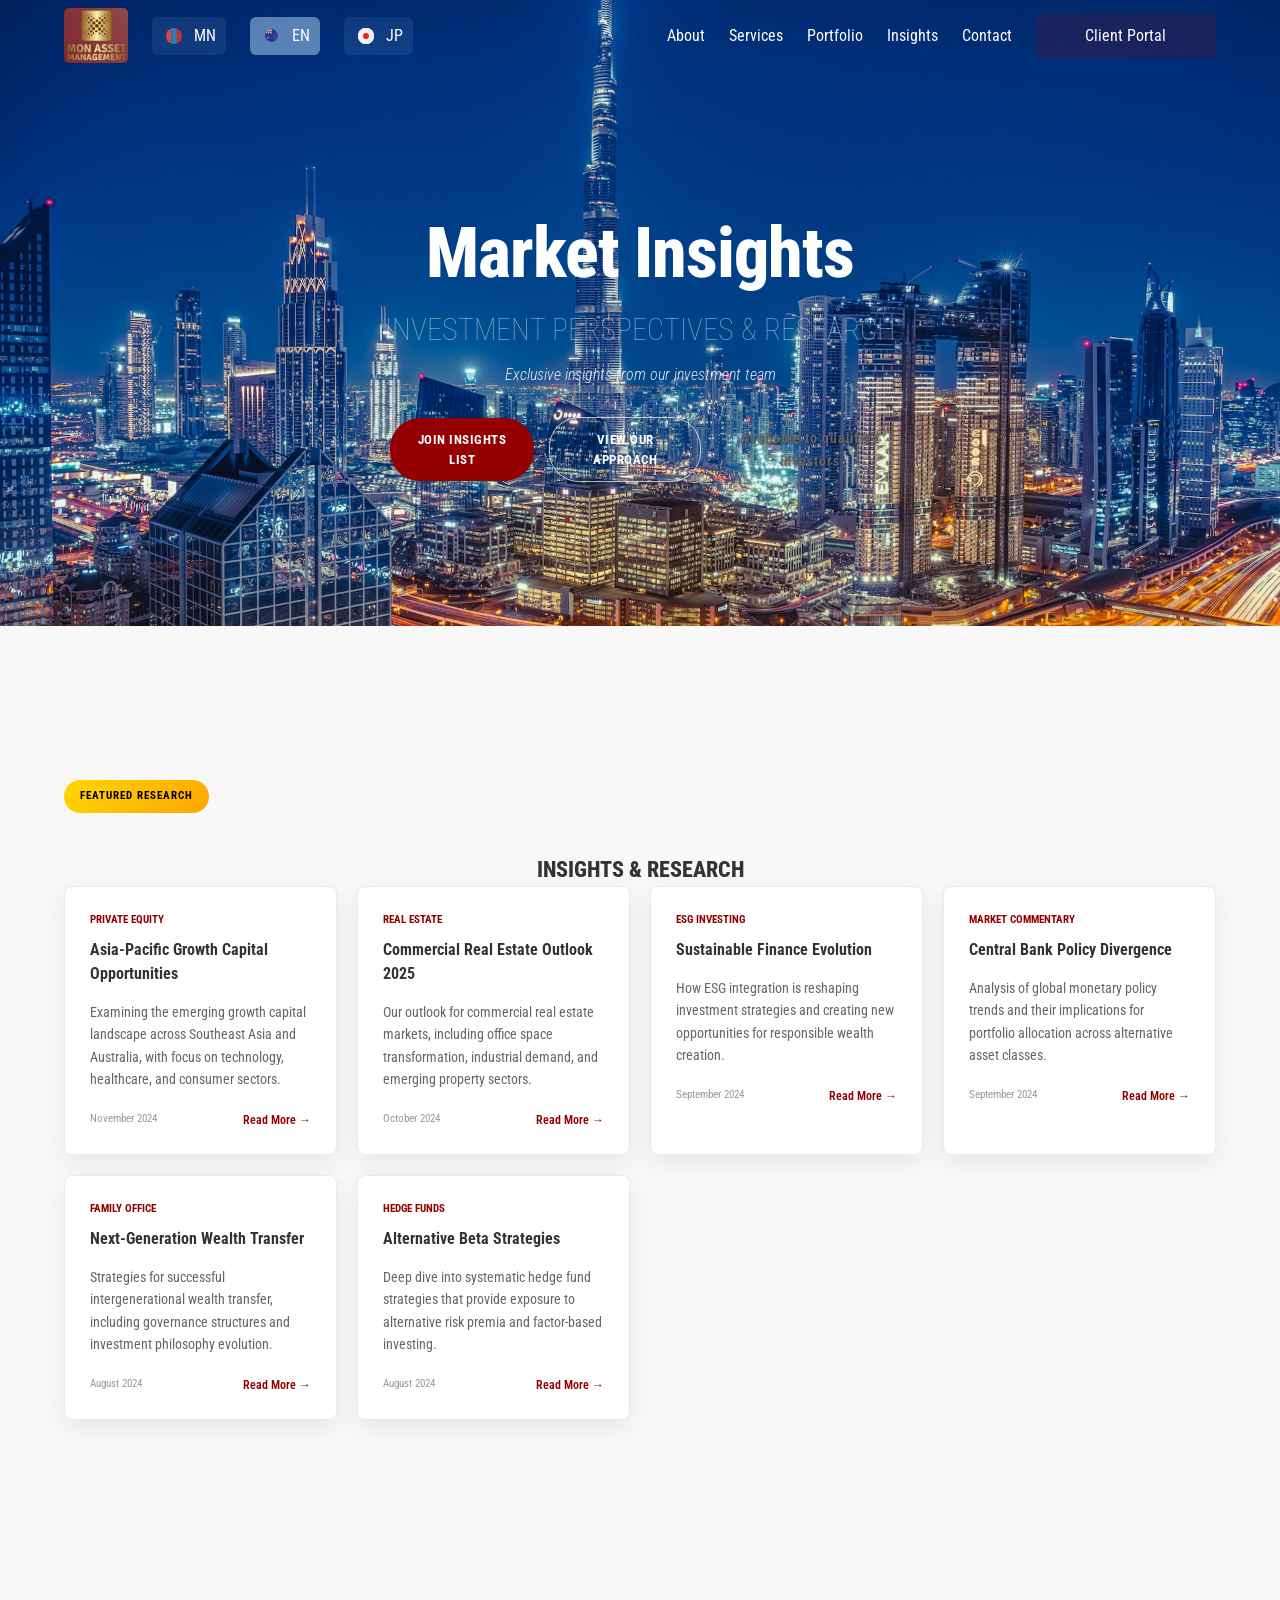
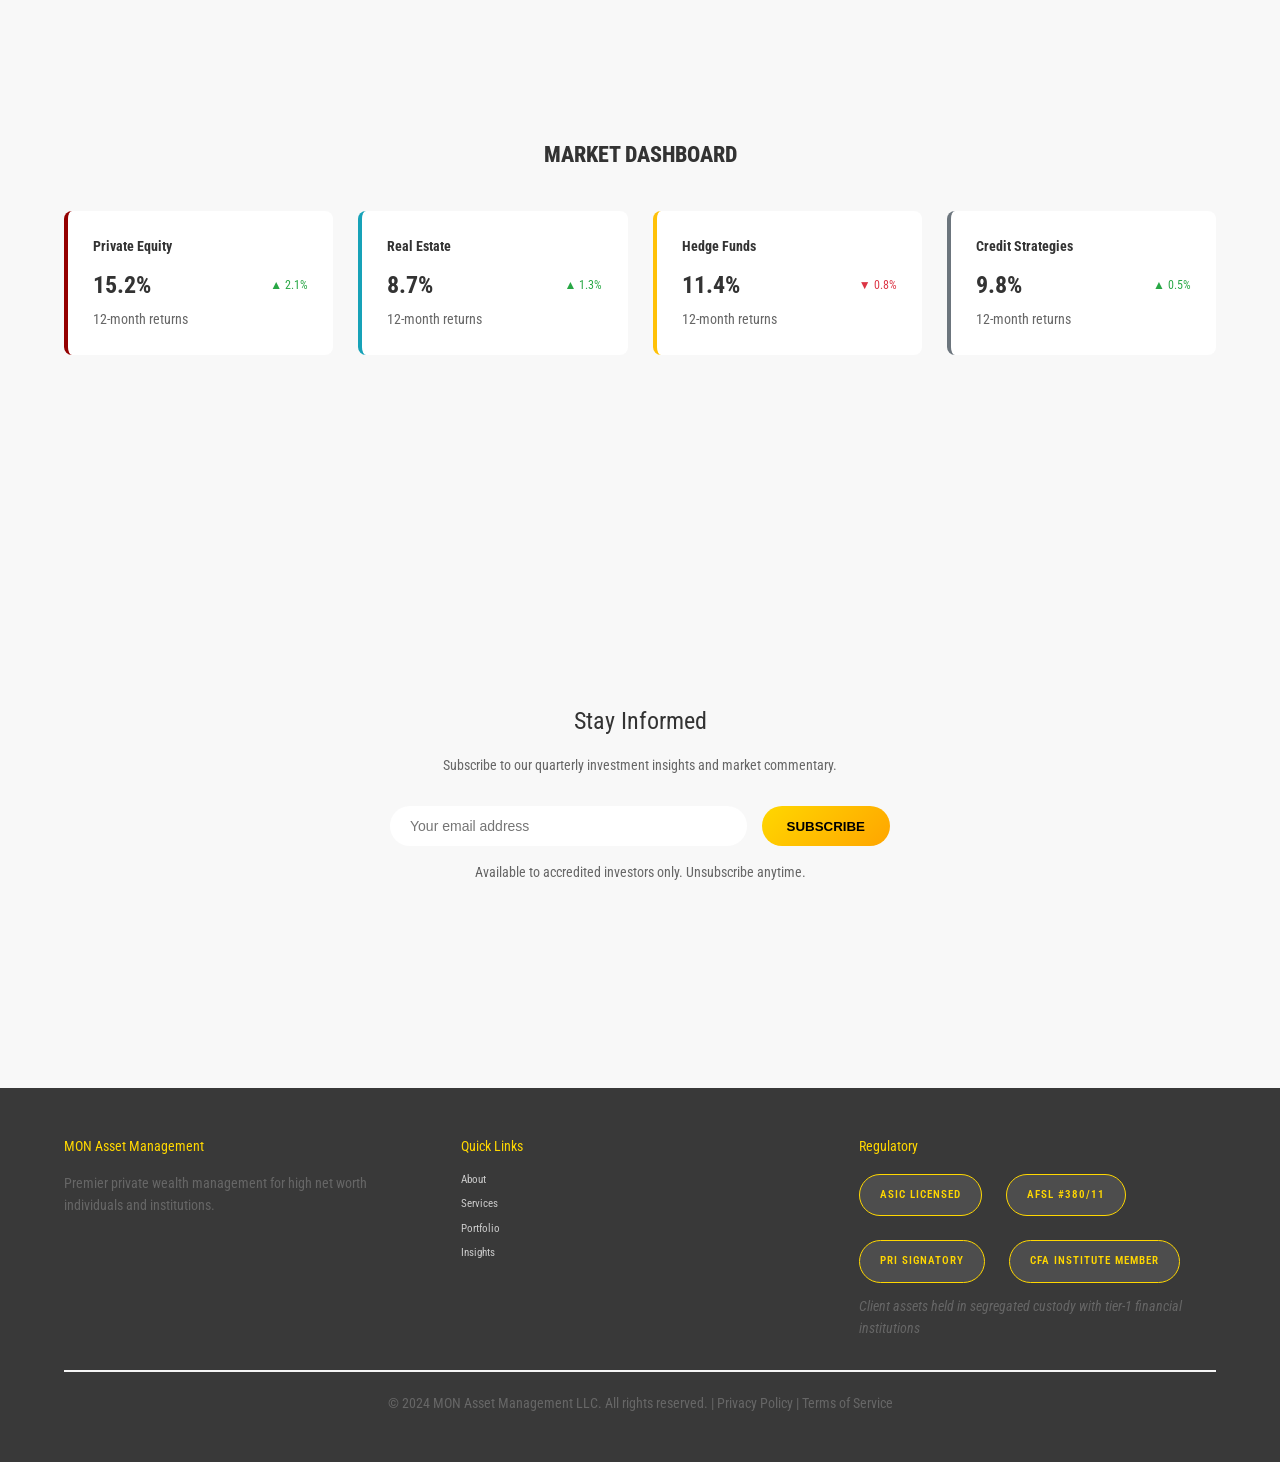
<file: insights.html>
<!DOCTYPE html>
<html class="no-js" lang="">
  <head>
    <meta charset="utf-8" />
    <title>Market Insights - MON Private Wealth Management</title>
    <meta name="description" content="Market insights, research reports, and investment perspectives from MON's investment team." />
    <meta name="viewport" content="width=device-width, initial-scale=1" />

    <link rel="manifest" href="site.webmanifest" />
    <link rel="apple-touch-icon" href="icon.png" />
    <link rel="stylesheet" href="css/main.css" />
    <link rel="stylesheet" href="css/bulma.css"/>
    <link href="https://fonts.googleapis.com/css2?family=Roboto+Condensed:ital,wght@0,300;0,400;0,700;1,300;1,400;1,700&display=swap" rel="stylesheet">
    <meta name="theme-color" content="#fafafa" />
  </head>

  <body>
    <!-- Header -->
    <section class="hero is-medium">
      <div class="ubam-header">
          <!-- Hero head: will stick at the top -->
          <div class="hero-head">
          <nav class="navbar">
            <div class="container">
              <div class="navbar-brand">
                <a class="navbar-item" href="index.html">
                  <img class="header-logo" src="img/ubam-logo.png" alt="Logo" />
                </a>
                <span class="navbar-burger burger" data-target="navbarMenuHeroA">
                  <span></span>
                  <span></span>
                  <span></span>
                </span>
              </div>
              <div id="navbarMenuHeroA" class="navbar-menu">
                <div class="navbar-start">
                  <span class="navbar-item">
                    <a class="lng-btn" href="mn.html">
                      <span class="icon">
                        <img src="img/mongolia.svg" alt="" />
                      </span>
                      <span>MN</span>
                    </a>
                  </span>
                  <span class="navbar-item">
                    <a class="lng-btn lng-btn-is-active" href="index.html">
                      <span class="icon">
                        <img src="img/icons8-australia-48.png" alt="" width="15"/>
                      </span>
                      <span>EN</span>
                    </a>
                  </span>
                  <span class="navbar-item">
                    <a class="lng-btn" href="jp.html">
                      <span class="icon">
                        <img src="img/japan.svg" alt="" />
                      </span>
                      <span>JP</span>
                    </a>
                  </span>
                </div>
                <div class="navbar-end">
                  <a class="navbar-item" href="about.html">About</a>
                  <a class="navbar-item" href="services.html">Services</a>
                  <a class="navbar-item" href="portfolio.html">Portfolio</a>
                  <a class="navbar-item" href="insights.html">Insights</a>
                  <a class="navbar-item" href="contact.html">Contact</a>
                  <span class="navbar-item">
                    <a class="login-btn" href="client-portal.html">
                      <span>Client Portal</span>
                    </a>
                  </span>
                </div>
              </div>
            </nav>
          </div>

          <!-- Hero content -->
          <div class="hero-body">
            <div class="container has-text-centered">
            <h1 class="ubam-title">Market Insights</h1>
            <h2 class="ubam-subtitle">Investment Perspectives & Research</h2>
            <p class="hero-tagline">Exclusive insights from our investment team</p>
            <div class="hero-cta">
              <a class="primary-cta" href="mailto:admin@mon-assets.com?subject=Insights%20Distribution">Join insights list</a>
              <a class="secondary-cta" href="services.html">View our approach</a>
              <p class="hero-note">Available to qualified investors</p>
            </div>
          </div>
        </div>
    </section>

    <!-- Featured Insights -->
    <section class="hero is-medium" style="background: #fff">
      <div class="hero-body">
        <div class="container">
          <span class="premium-badge">Featured Research</span>
          <h1 class="ubam-title-exp">Insights & Research</h1>

          <div class="insight-grid">

            <!-- Insight 1 -->
            <div class="insight-card" style="background: #fff; border: 1px solid #e9ecef; border-radius: 8px; padding: 25px; transition: box-shadow 0.3s;">
              <div class="insight-category" style="color: #940000; font-size: 11px; text-transform: uppercase; font-weight: 700; margin-bottom: 10px;">Private Equity</div>
              <h3 style="color: #333; font-size: 16px; font-weight: 700; margin-bottom: 15px;">Asia-Pacific Growth Capital Opportunities</h3>
              <p style="color: #666; font-size: 13px; line-height: 1.5; margin-bottom: 15px;">
                Examining the emerging growth capital landscape across Southeast Asia and Australia, with focus on technology, healthcare, and consumer sectors.
              </p>
              <div class="insight-meta" style="display: flex; justify-content: space-between; align-items: center; margin-top: 20px;">
                <span style="color: #999; font-size: 11px;">November 2024</span>
                <a href="#" style="color: #940000; text-decoration: none; font-weight: 600; font-size: 12px;">Read More →</a>
              </div>
            </div>

            <!-- Insight 2 -->
            <div class="insight-card" style="background: #fff; border: 1px solid #e9ecef; border-radius: 8px; padding: 25px; transition: box-shadow 0.3s;">
              <div class="insight-category" style="color: #940000; font-size: 11px; text-transform: uppercase; font-weight: 700; margin-bottom: 10px;">Real Estate</div>
              <h3 style="color: #333; font-size: 16px; font-weight: 700; margin-bottom: 15px;">Commercial Real Estate Outlook 2025</h3>
              <p style="color: #666; font-size: 13px; line-height: 1.5; margin-bottom: 15px;">
                Our outlook for commercial real estate markets, including office space transformation, industrial demand, and emerging property sectors.
              </p>
              <div class="insight-meta" style="display: flex; justify-content: space-between; align-items: center; margin-top: 20px;">
                <span style="color: #999; font-size: 11px;">October 2024</span>
                <a href="#" style="color: #940000; text-decoration: none; font-weight: 600; font-size: 12px;">Read More →</a>
              </div>
            </div>

            <!-- Insight 3 -->
            <div class="insight-card" style="background: #fff; border: 1px solid #e9ecef; border-radius: 8px; padding: 25px; transition: box-shadow 0.3s;">
              <div class="insight-category" style="color: #940000; font-size: 11px; text-transform: uppercase; font-weight: 700; margin-bottom: 10px;">ESG Investing</div>
              <h3 style="color: #333; font-size: 16px; font-weight: 700; margin-bottom: 15px;">Sustainable Finance Evolution</h3>
              <p style="color: #666; font-size: 13px; line-height: 1.5; margin-bottom: 15px;">
                How ESG integration is reshaping investment strategies and creating new opportunities for responsible wealth creation.
              </p>
              <div class="insight-meta" style="display: flex; justify-content: space-between; align-items: center; margin-top: 20px;">
                <span style="color: #999; font-size: 11px;">September 2024</span>
                <a href="#" style="color: #940000; text-decoration: none; font-weight: 600; font-size: 12px;">Read More →</a>
              </div>
            </div>

            <!-- Insight 4 -->
            <div class="insight-card" style="background: #fff; border: 1px solid #e9ecef; border-radius: 8px; padding: 25px; transition: box-shadow 0.3s;">
              <div class="insight-category" style="color: #940000; font-size: 11px; text-transform: uppercase; font-weight: 700; margin-bottom: 10px;">Market Commentary</div>
              <h3 style="color: #333; font-size: 16px; font-weight: 700; margin-bottom: 15px;">Central Bank Policy Divergence</h3>
              <p style="color: #666; font-size: 13px; line-height: 1.5; margin-bottom: 15px;">
                Analysis of global monetary policy trends and their implications for portfolio allocation across alternative asset classes.
              </p>
              <div class="insight-meta" style="display: flex; justify-content: space-between; align-items: center; margin-top: 20px;">
                <span style="color: #999; font-size: 11px;">September 2024</span>
                <a href="#" style="color: #940000; text-decoration: none; font-weight: 600; font-size: 12px;">Read More →</a>
              </div>
            </div>

            <!-- Insight 5 -->
            <div class="insight-card" style="background: #fff; border: 1px solid #e9ecef; border-radius: 8px; padding: 25px; transition: box-shadow 0.3s;">
              <div class="insight-category" style="color: #940000; font-size: 11px; text-transform: uppercase; font-weight: 700; margin-bottom: 10px;">Family Office</div>
              <h3 style="color: #333; font-size: 16px; font-weight: 700; margin-bottom: 15px;">Next-Generation Wealth Transfer</h3>
              <p style="color: #666; font-size: 13px; line-height: 1.5; margin-bottom: 15px;">
                Strategies for successful intergenerational wealth transfer, including governance structures and investment philosophy evolution.
              </p>
              <div class="insight-meta" style="display: flex; justify-content: space-between; align-items: center; margin-top: 20px;">
                <span style="color: #999; font-size: 11px;">August 2024</span>
                <a href="#" style="color: #940000; text-decoration: none; font-weight: 600; font-size: 12px;">Read More →</a>
              </div>
            </div>

            <!-- Insight 6 -->
            <div class="insight-card" style="background: #fff; border: 1px solid #e9ecef; border-radius: 8px; padding: 25px; transition: box-shadow 0.3s;">
              <div class="insight-category" style="color: #940000; font-size: 11px; text-transform: uppercase; font-weight: 700; margin-bottom: 10px;">Hedge Funds</div>
              <h3 style="color: #333; font-size: 16px; font-weight: 700; margin-bottom: 15px;">Alternative Beta Strategies</h3>
              <p style="color: #666; font-size: 13px; line-height: 1.5; margin-bottom: 15px;">
                Deep dive into systematic hedge fund strategies that provide exposure to alternative risk premia and factor-based investing.
              </p>
              <div class="insight-meta" style="display: flex; justify-content: space-between; align-items: center; margin-top: 20px;">
                <span style="color: #999; font-size: 11px;">August 2024</span>
                <a href="#" style="color: #940000; text-decoration: none; font-weight: 600; font-size: 12px;">Read More →</a>
              </div>
            </div>
          </div>
        </div>
      </div>
    </section>

    <!-- Market Dashboard -->
    <section class="hero is-medium" style="background: #f8f9fa">
      <div class="hero-body">
        <div class="container">
          <h1 class="ubam-title-exp">Market Dashboard</h1>
          <div class="market-dashboard" style="display: grid; grid-template-columns: repeat(auto-fit, minmax(250px, 1fr)); gap: 25px; margin-top: 40px;">

            <div class="market-card" style="background: #fff; padding: 25px; border-radius: 8px; border-left: 4px solid #940000;">
              <h4 style="color: #940000; font-size: 14px; margin-bottom: 10px; font-weight: 700;">Private Equity</h4>
              <div style="display: flex; justify-content: space-between; align-items: center;">
                <span style="font-size: 24px; font-weight: 700; color: #333;">15.2%</span>
                <span style="color: #28a745; font-size: 12px;">▲ 2.1%</span>
              </div>
              <p style="color: #666; font-size: 11px; margin-top: 5px;">12-month returns</p>
            </div>

            <div class="market-card" style="background: #fff; padding: 25px; border-radius: 8px; border-left: 4px solid #17a2b8;">
              <h4 style="color: #17a2b8; font-size: 14px; margin-bottom: 10px; font-weight: 700;">Real Estate</h4>
              <div style="display: flex; justify-content: space-between; align-items: center;">
                <span style="font-size: 24px; font-weight: 700; color: #333;">8.7%</span>
                <span style="color: #28a745; font-size: 12px;">▲ 1.3%</span>
              </div>
              <p style="color: #666; font-size: 11px; margin-top: 5px;">12-month returns</p>
            </div>

            <div class="market-card" style="background: #fff; padding: 25px; border-radius: 8px; border-left: 4px solid #ffc107;">
              <h4 style="color: #ffc107; font-size: 14px; margin-bottom: 10px; font-weight: 700;">Hedge Funds</h4>
              <div style="display: flex; justify-content: space-between; align-items: center;">
                <span style="font-size: 24px; font-weight: 700; color: #333;">11.4%</span>
                <span style="color: #dc3545; font-size: 12px;">▼ 0.8%</span>
              </div>
              <p style="color: #666; font-size: 11px; margin-top: 5px;">12-month returns</p>
            </div>

            <div class="market-card" style="background: #fff; padding: 25px; border-radius: 8px; border-left: 4px solid #6c757d;">
              <h4 style="color: #6c757d; font-size: 14px; margin-bottom: 10px; font-weight: 700;">Credit Strategies</h4>
              <div style="display: flex; justify-content: space-between; align-items: center;">
                <span style="font-size: 24px; font-weight: 700; color: #333;">9.8%</span>
                <span style="color: #28a745; font-size: 12px;">▲ 0.5%</span>
              </div>
              <p style="color: #666; font-size: 11px; margin-top: 5px;">12-month returns</p>
            </div>
          </div>
        </div>
      </div>
    </section>

    <!-- Newsletter Signup -->
    <section class="hero is-medium exclusive-section" style="text-align: center;">
      <div class="hero-body">
        <div class="container">
          <h1 style="color: #fff; font-size: 24px; margin-bottom: 15px;">Stay Informed</h1>
          <p style="color: #ccc; margin-bottom: 30px;">Subscribe to our quarterly investment insights and market commentary.</p>
          <div style="display: flex; justify-content: center; gap: 15px; max-width: 500px; margin: 0 auto;">
            <input type="email" placeholder="Your email address" style="flex: 1; padding: 12px 20px; border: none; border-radius: 25px; font-size: 14px;">
            <button style="background: linear-gradient(135deg, #FFD700, #FFA500); color: #000; padding: 12px 25px; border: none; border-radius: 25px; font-weight: 700; text-transform: uppercase; cursor: pointer;">Subscribe</button>
          </div>
          <p style="color: #999; font-size: 11px; margin-top: 15px;">Available to accredited investors only. Unsubscribe anytime.</p>
        </div>
      </div>
    </section>

    <!-- Footer -->
    <section class="hero" style="background: #393939">
      <div class="hero-body">
        <div class="container">
          <div class="footer-content" style="display: grid; grid-template-columns: 1fr 1fr 1fr; gap: 40px; margin-bottom: 30px;">
            <div class="footer-section">
              <h4 style="color: #FFD700; font-size: 14px; margin-bottom: 15px;">MON Asset Management</h4>
              <p style="color: #ccc; font-size: 11px;">Premier private wealth management for high net worth individuals and institutions.</p>
            </div>
            <div class="footer-section">
              <h4 style="color: #FFD700; font-size: 14px; margin-bottom: 15px;">Quick Links</h4>
              <div style="display: flex; flex-direction: column; gap: 8px;">
                <a href="about.html" style="color: #ccc; font-size: 11px; text-decoration: none;">About</a>
                <a href="services.html" style="color: #ccc; font-size: 11px; text-decoration: none;">Services</a>
                <a href="portfolio.html" style="color: #ccc; font-size: 11px; text-decoration: none;">Portfolio</a>
                <a href="insights.html" style="color: #ccc; font-size: 11px; text-decoration: none;">Insights</a>
              </div>
            </div>
            <div class="footer-section">
              <h4 style="color: #FFD700; font-size: 14px; margin-bottom: 15px;">Regulatory</h4>
              <div class="credential-badges" style="justify-content: flex-start; margin: 0; flex-wrap: wrap;">
                <div class="credential-badge" style="background: rgba(255, 255, 255, 0.1); color: #FFD700; border: 1px solid #FFD700; margin: 2px 4px 2px 0;">ASIC Licensed</div>
                <div class="credential-badge" style="background: rgba(255, 255, 255, 0.1); color: #FFD700; border: 1px solid #FFD700; margin: 2px 4px 2px 0;">AFSL #380/11</div>
                <div class="credential-badge" style="background: rgba(255, 255, 255, 0.1); color: #FFD700; border: 1px solid #FFD700; margin: 2px 4px 2px 0;">PRI Signatory</div>
                <div class="credential-badge" style="background: rgba(255, 255, 255, 0.1); color: #FFD700; border: 1px solid #FFD700; margin: 2px 4px 2px 0;">CFA Institute Member</div>
              </div>
              <p style="color: #999; font-size: 9px; margin-top: 10px; font-style: italic;">Client assets held in segregated custody with tier-1 financial institutions</p>
            </div>
          </div>
          <hr style="border-color: #555; margin: 20px 0;">
          <p style="text-align: center; color: #fff; font-size: 11px;">© 2024 MON Asset Management LLC. All rights reserved. | Privacy Policy | Terms of Service</p>
        </div>
      </div>
    </section>

    <script src="js/vendor/modernizr-3.11.2.min.js"></script>
    <script src="js/plugins.js"></script>
    <script src='https://cdnjs.cloudflare.com/ajax/libs/jquery/3.1.1/jquery.min.js'></script>
    <script src="js/main.js"></script>

    <!-- Navbar burger functionality -->
    <script>
      document.addEventListener("DOMContentLoaded", () => {
        const $navbarBurgers = Array.prototype.slice.call(
          document.querySelectorAll(".navbar-burger"),
          0
        );

        if ($navbarBurgers.length > 0) {
          $navbarBurgers.forEach((el) => {
            el.addEventListener("click", () => {
              const target = el.dataset.target;
              const $target = document.getElementById(target);
              el.classList.toggle("is-active");
              $target.classList.toggle("is-active");
            });
          });
        }
      });
    </script>
  </body>
</html>
</file>
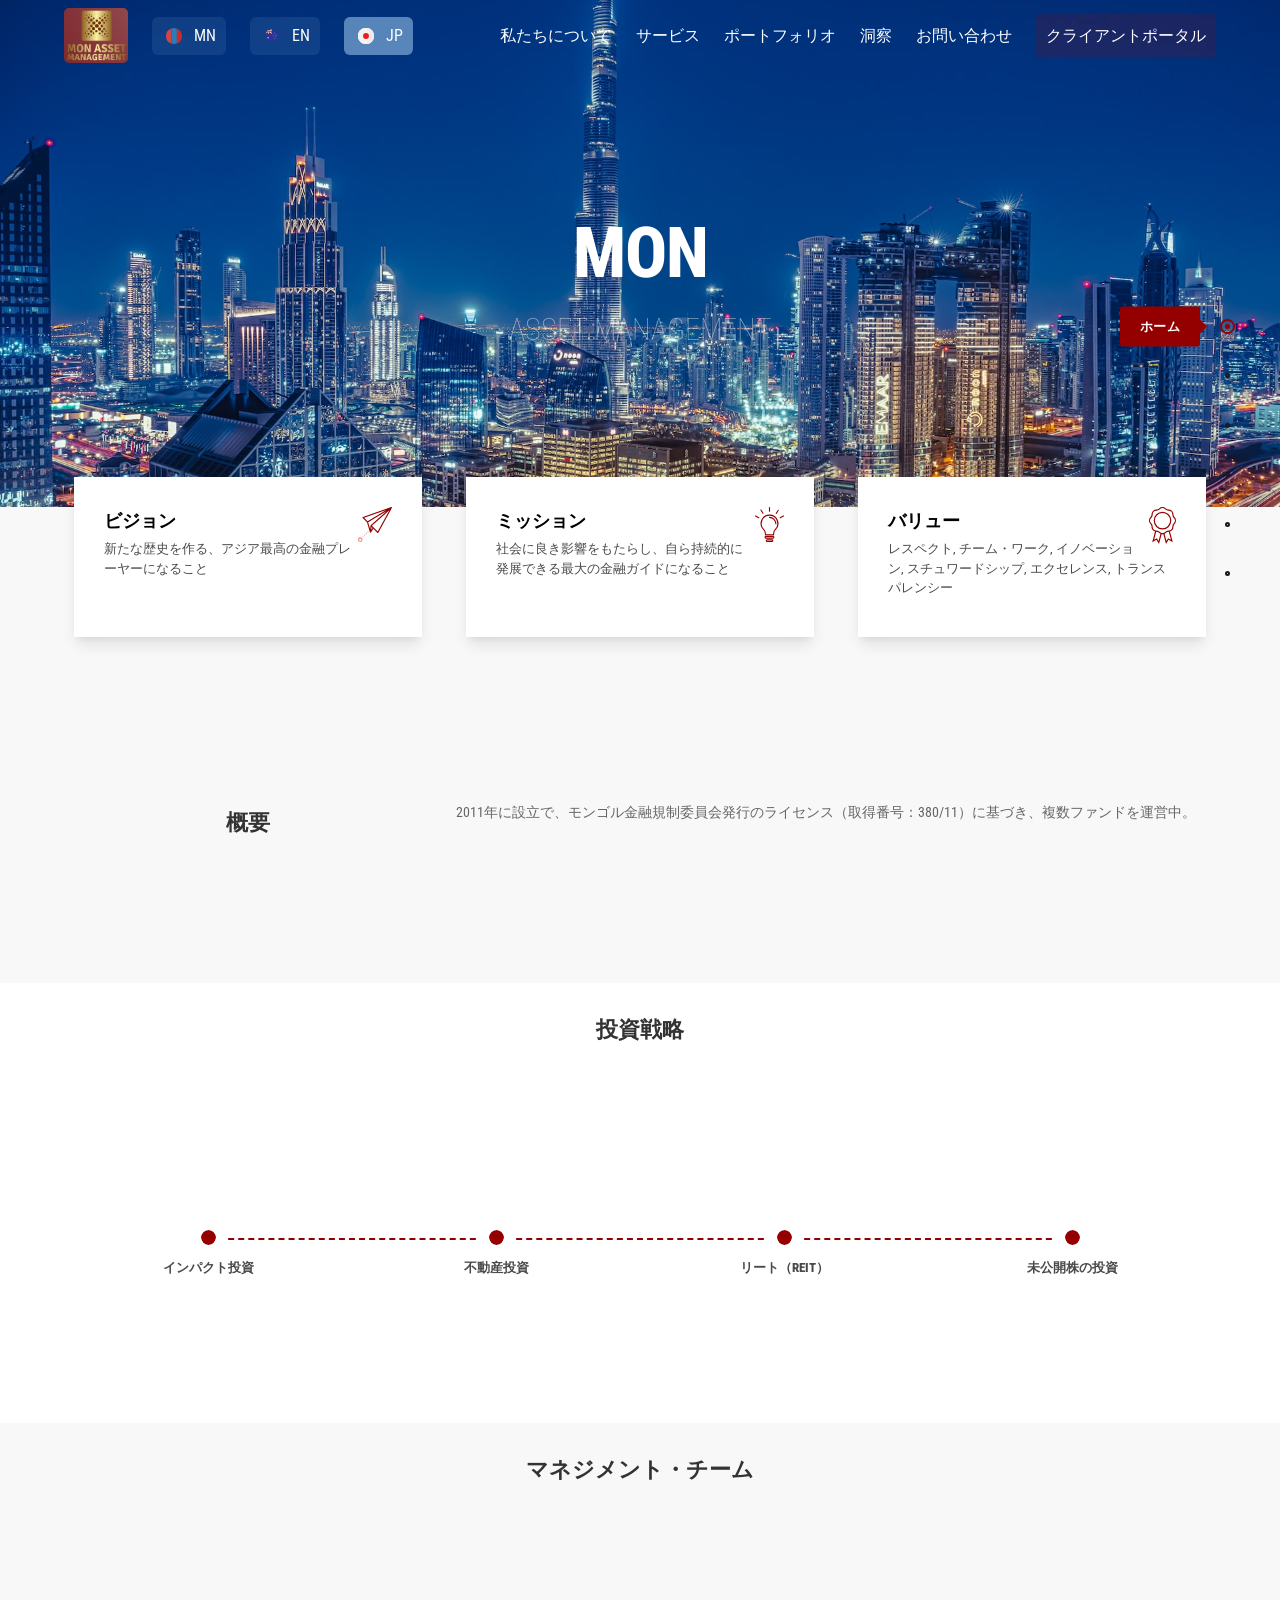
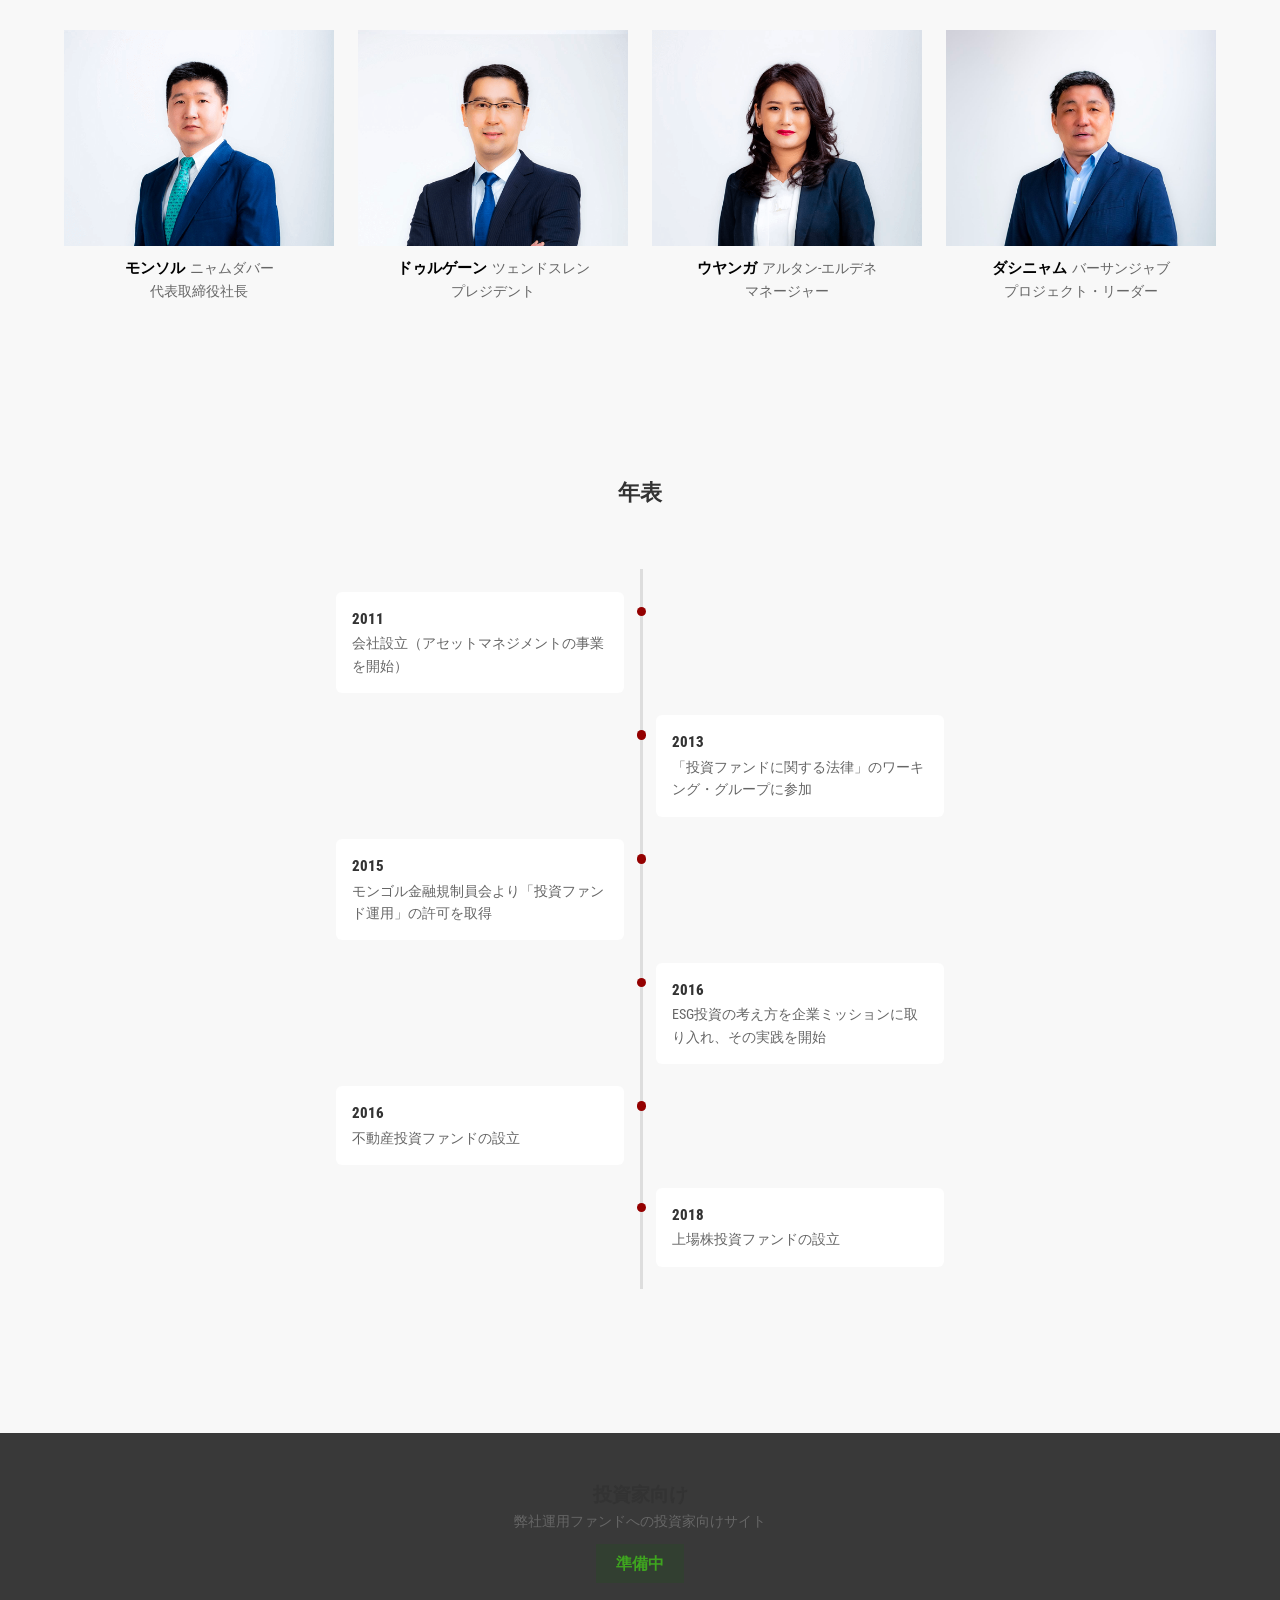
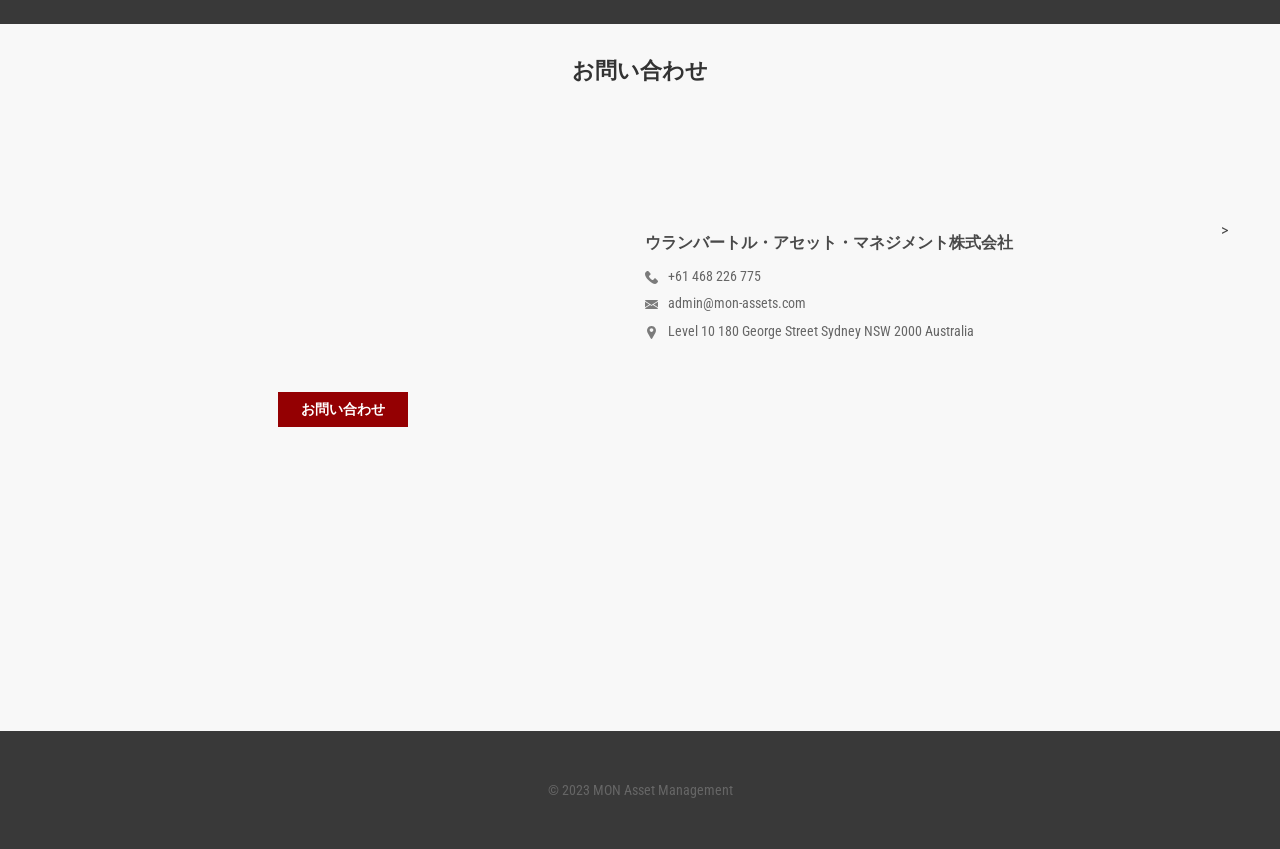
<file: jp.html>
<!DOCTYPE html>
<html lang="">
<head><meta charset="utf-8">
	<title>MON アセット・マネジメント</title>
	<link href="site.webmanifest" rel="manifest" />
	<link href="icon.png" rel="apple-touch-icon" />
	<link href="css/main.css" rel="stylesheet" />
	<link href="css/bulma.css" rel="stylesheet" />
	<link href="https://fonts.googleapis.com/css2?family=Roboto+Condensed:ital,wght@0,300;0,400;0,700;1,300;1,400;1,700&display=swap" rel="stylesheet">
	<meta name="theme-color" content="#fafafa" />
</head>
<body>
<nav class="scrollspy" id="scrollspy">
<ul class="scroll-nav-menu">
	<li><a class="dot active" data-scroll="home" href="#home"><span>ホーム</span> </a></li>
	<li><a class="dot" data-scroll="exp" href="#exp"><span>概要</span> </a></li>
	<li><a class="dot" data-scroll="team" href="#team"><span>マネジメント・チーム</span> </a></li>
	<li><a class="dot" data-scroll="timeline" href="#timeline"><span>年表</span> </a></li>
	<li><a class="dot" data-scroll="inv-lgn" href="#inv-lgn"><span>投資家向け</span> </a></li>
	<li><a class="dot" data-scroll="contact" href="#contact"><span>お問い合わせ</span> </a></li>
</ul>
</nav>
<!-- Header -->

<section class="hero is-medium" id="home">
<div class="ubam-header"><!-- Hero head: will stick at the top -->
<div class="hero-head">
<nav class="navbar">
<div class="container">
<div class="navbar-brand"><a class="navbar-item" href=""><img alt="Logo" class="header-logo" src="img/ubam-logo.png" /> </a> <span class="navbar-burger burger" data-target="navbarMenuHeroA"> </span></div>

<div class="navbar-menu" id="navbarMenuHeroA">
<div class="navbar-start"><span class="navbar-item"><a class="lng-btn" href=""><span class="icon"><img alt="" src="img/mongolia.svg" /> 
</span> 
<span>MN</span> 
</a> </span> <span class="navbar-item"> <a class="lng-btn" href="mn.html"> <span class="icon"> <img alt="" src="img/icons8-australia-48.png" width="15" /> </span> <span>EN</span> </a> </span> <span class="navbar-item"> <a class="lng-btn lng-btn-is-active" href="index.html"> <span class="icon"> <img alt="" src="img/japan.svg" /> </span> <span>JP</span> </a> </span></div>

<div class="navbar-end">
<a class="navbar-item" href="about.html">私たちについて</a>
<a class="navbar-item" href="services.html">サービス</a>
<a class="navbar-item" href="portfolio.html">ポートフォリオ</a>
<a class="navbar-item" href="insights.html">洞察</a>
<a class="navbar-item" href="contact.html">お問い合わせ</a>
<span class="navbar-item"><a class="login-btn" href="client-portal.html"><span>クライアントポータル</span> </a> </span></div>
</div>
</div>
</nav>
</div>
<!-- Hero content: will be in the middle -->

<div class="hero-body is-primary">
<div class="container has-text-centered">
<h1 class="ubam-title">MON</h1>

<h2 class="ubam-subtitle">asset management</h2>
</div>
</div>
</div>
</section>
<!-- Vision-->

<div class="container">
<div class="columns">
<div class="column">
<div class="ubam-card">
<div class="ubam-card-header"><img class="card-ico" src="img/outline.svg" />
<h2>ビジョン</h2>
</div>

<div class="ubam-card-body">
<p>新たな歴史を作る、アジア最高の金融プレーヤーになること</p>
</div>
</div>
</div>

<div class="column">
<div class="ubam-card">
<div class="ubam-card-header"><img class="card-ico" src="img/idea.svg" />
<h2>ミッション</h2>
</div>

<div class="ubam-card-body">
<p>社会に良き影響をもたらし、自ら持続的に発展できる最大の金融ガイドになること</p>
</div>
</div>
</div>

<div class="column">
<div class="ubam-card">
<div class="ubam-card-header"><img class="card-ico" src="img/medal.svg" />
<h2>バリュー</h2>
</div>

<div class="ubam-card-body">
<p>レスペクト, チーム・ワーク, イノベーション, スチュワードシップ, エクセレンス, トランスパレンシー</p>
</div>
</div>
</div>
</div>
</div>

<section id="exp"><!-- Turshlaga-->
<div class="hero is-medium">
<div class="hero-body">
<div class="container">
<div class="columns">
<div class="column is-one-third">
<h1 class="ubam-title-exp2">概要</h1>
</div>

<div class="column"><!-- <h4 class="exp-title">• UB asset management</h4> -->
<p>2011年に設立で、モンゴル金融規制委員会発行のライセンス（取得番号：380/11）に基づき、複数ファンドを運営中。</p>
</div>
</div>
</div>
</div>
</div>

  <!-- Hurungu oruulalt-->

  <div class="hero is-medium" style="background: #fff">
    <h1 class="ubam-title-exp">
      投資戦略
    </h1>
    <div class="hero-body">
      <div class="container">
<nav class="form-steps">
  <div class="form-steps__item form-steps__item--completed">
      <div class="form-steps__item-content">
          <span class="form-steps__item-icon">1</span>
          <span class="form-steps__item-text">インパクト投資</span>
      </div>
  </div>
  <div class="form-steps__item form-steps__item--completed">
      <div class="form-steps__item-content">
          <span class="form-steps__item-icon">2</span>
          <span class="form-steps__item-line"></span>
          <span class="form-steps__item-text">不動産投資</span>
      </div>
  </div>
  <div class="form-steps__item form-steps__item--completed">
      <div class="form-steps__item-content">
          <span class="form-steps__item-icon">3</span>
          <span class="form-steps__item-line"></span>
          <span class="form-steps__item-text">リート（REIT）</span>
      </div>
  </div>
  <div class="form-steps__item form-steps__item--completed">
      <div class="form-steps__item-content">
          <span class="form-steps__item-icon">4</span>
          <span class="form-steps__item-line"></span>
          <span class="form-steps__item-text">未公開株の投資</span>
      </div>
  </div>
</nav>
</div>
<!-- <p class="form-steps-subtitle">ХОС - Хөрөнгө Оруулалтын Сан</p> -->
      </div>
    </div>
</section>
<!-- Management team -->

<section class="hero is-medium" id="team" style="background: #fff">
<h1 class="ubam-title-exp">マネジメント・チーム</h1>

<div class="hero-body">
<div class="container">
<div class="columns">
<div class="column">
<div class="member-card"><img alt="" src="img/monsor.png" />
<p class="member-lastname"><b class="member-name">モンソル</b>ニャムダバー</p>

<p class="job-title">代表取締役社長</p>
</div>
</div>

<div class="column">
<div class="member-card"><img alt="" src="img/dulguun.png" />
<p class="member-lastname"><b class="member-name">ドゥルゲーン</b>ツェンドスレン</p>

<p class="job-title">プレジデント</p>
</div>
</div>

<div class="column">
<div class="member-card"><img alt="" src="img/uyanga.png" />
<p class="member-lastname"><b class="member-name">ウヤンガ</b>アルタン-エルデネ</p>

<p class="job-title">マネージャー</p>
</div>
</div>

<div class="column">
<div class="member-card"><img alt="" src="img/dashnyam.png" />
<p class="member-lastname"><b class="member-name">ダシニャム</b>バーサンジャブ</p>

<p class="job-title">プロジェクト・リーダー</p>
</div>
</div>
</div>
</div>
</div>
</section>
<!-- Timeline -->

<section class="hero is-medium" id="timeline">
<h1 class="ubam-title-exp">年表</h1>

<div class="hero-body" style="padding-top: 60px">
<div class="container" style="display: flex; justify-content: center; align-items: center;">
<div class="timeline-container">
<div class="left text-wrapper">
<div class="text">
<h3>2011</h3>

<p>会社設立（アセットマネジメントの事業を開始）</p>
</div>
</div>

<div class="right text-wrapper">
<div class="text">
<h3>2013</h3>

<p>「投資ファンドに関する法律」のワーキング・グループに参加</p>
</div>
</div>

<div class="left text-wrapper">
<div class="text">
<h3>2015</h3>

<p>モンゴル金融規制員会より「投資ファンド運用」の許可を取得</p>
</div>
</div>

<div class="right text-wrapper">
<div class="text">
<h3>2016</h3>

<p>ESG投資の考え方を企業ミッションに取り入れ、その実践を開始</p>
</div>
</div>

<div class="left text-wrapper">
<div class="text">
<h3>2016</h3>

<p>不動産投資ファンドの設立</p>
</div>
</div>

<div class="right text-wrapper">
<div class="text">
<h3>2018</h3>

<p>上場株投資ファンドの設立</p>
</div>
</div>
</div>
</div>
</div>
</section>
<!-- Investors login -->

<section class="hero" id="inv-lgn" style="background: #393939; text-align: center;">
<div class="hero-body">
<div class="container">
<h1 style="text-transform: uppercase; color: #fff; font-weight: 800; font-size: 19px;">投資家向け</h1>

<p style="color: #CBCBCB; font-size: 13px; margin-bottom: 20px;">弊社運用ファンドへの投資家向けサイト</p>
<a class="inv-login-btn" href="#"><span>準備中</span> </a></div>
</div>
</section>
<!-- Contact us -->

<section class="hero is-medium" id="contact">
<h1 class="ubam-title-exp">お問い合わせ</h1>

<div class="hero-body">
<div class="container">
<div class="columns">
      <div class="column" style="display: flex; justify-content: center; align-items: center;">
                  <!-- <div class="typeform-widget" data-url="https://form.typeform.com/to/M0wo1vh8" style="width: 100%; height: 400px;"></div> <script> (function() { var qs,js,q,s,d=document, gi=d.getElementById, ce=d.createElement, gt=d.getElementsByTagName, id="typef_orm", b="https://embed.typeform.com/"; if(!gi.call(d,id)) { js=ce.call(d,"script"); js.id=id; js.src=b+"embed.js"; q=gt.call(d,"script")[0]; q.parentNode.insertBefore(js,q) } })() </script></div> -->
                  
                  <a class="typeform-share button" href="https://formspree.io/f/mqkjgawz" data-mode="popup" style="display:inline-block;text-decoration:none;background-color:#940002; outline: none;border: none;color:white;cursor:pointer;font-family:Roboto Condensed,Arial,sans-serif;font-size:14px;line-height:35px;text-align:center;margin:0;height:35px;padding:0px 23px;border-radius:0px;max-width:100%;white-space:nowrap;overflow:hidden;text-overflow:ellipsis;font-weight:bold;-webkit-font-smoothing:antialiased;-moz-osx-font-smoothing:grayscale;" data-hide-headers=true data-hide-footer=true data-submit-close-delay="5" target="_blank">お問い合わせ </a> <script> (function() { var qs,js,q,s,d=document, gi=d.getElementById, ce=d.createElement, gt=d.getElementsByTagName, id="typef_orm_share", b="https://embed.typeform.com/"; if(!gi.call(d,id)){ js=ce.call(d,"script"); js.id=id; js.src=b+"embed.js"; q=gt.call(d,"script")[0]; q.parentNode.insertBefore(js,q) } })() </script>
            </div>
<div class="column is-half">
<h4><b>ウランバートル・アセット・マネジメント株式会社</b></h4>

<p class="footer-contact" style="margin-top: 10px"><img src="img/phone.svg" />+61 468 226 775</p>

<p class="footer-contact"><img src="img/mail.svg" />admin@mon-assets.com</p>

<p class="footer-contact"><img src="img/location.svg" />Level 10 180 George Street Sydney NSW 2000 Australia</p>

<div class="mapouter" style="margin-top: 15px">
<div class="gmap_canvas"><iframe frameborder="0" height="230" id="gmap_canvas" marginheight="0" marginwidth="0" scrolling="no" src="https://maps.google.com/maps?q=George%20Place%2C%85 streets%180street%2C%20Sydney&t=&z=13&ie=UTF8&iwloc=&output=embed" width="100%"></iframe><a href="https://2torrentz.net">torrentz2</a></div>
<style type="text/css">.mapouter{position:relative;text-align:right;height:230px;width:100%;}.gmap_canvas {overflow:hidden;background:none!important;height:230px;width:100%;}
</style>
</div>
</div>
>
</div>
</div>
</section>
<!-- Footer -->

<section class="hero" style="background: #393939">
<div class="hero-body">
<div class="container">
<p style="text-align: center; color: #fff;">&copy; 2023 MON Asset Management</p>
</div>
</div>
</section>
<script src="js/vendor/modernizr-3.11.2.min.js"></script><script src="js/plugins.js"></script><!-- Google Analytics: change UA-XXXXX-Y to be your site's ID. --><script>
      window.ga = function () {
        ga.q.push(arguments);
      };
      ga.q = [];
      ga.l = +new Date();
      ga("create", "UA-XXXXX-Y", "auto");
      ga("set", "anonymizeIp", true);
      ga("set", "transport", "beacon");
      ga("send", "pageview");

      document.addEventListener("DOMContentLoaded", () => {
        // Get all "navbar-burger" elements
        const $navbarBurgers = Array.prototype.slice.call(
          document.querySelectorAll(".navbar-burger"),
          0
        );

        // Check if there are any navbar burgers
        if ($navbarBurgers.length > 0) {
          // Add a click event on each of them
          $navbarBurgers.forEach((el) => {
            el.addEventListener("click", () => {
              // Get the target from the "data-target" attribute
              const target = el.dataset.target;
              const $target = document.getElementById(target);

              // Toggle the "is-active" class on both the "navbar-burger" and the "navbar-menu"
              el.classList.toggle("is-active");
              $target.classList.toggle("is-active");
            });
          });
        }
      });
    </script><script src="https://www.google-analytics.com/analytics.js" async></script><script src='https://cdnjs.cloudflare.com/ajax/libs/jquery/3.1.1/jquery.min.js'></script><script src="js/main.js"></script></body>
</html>
</file>
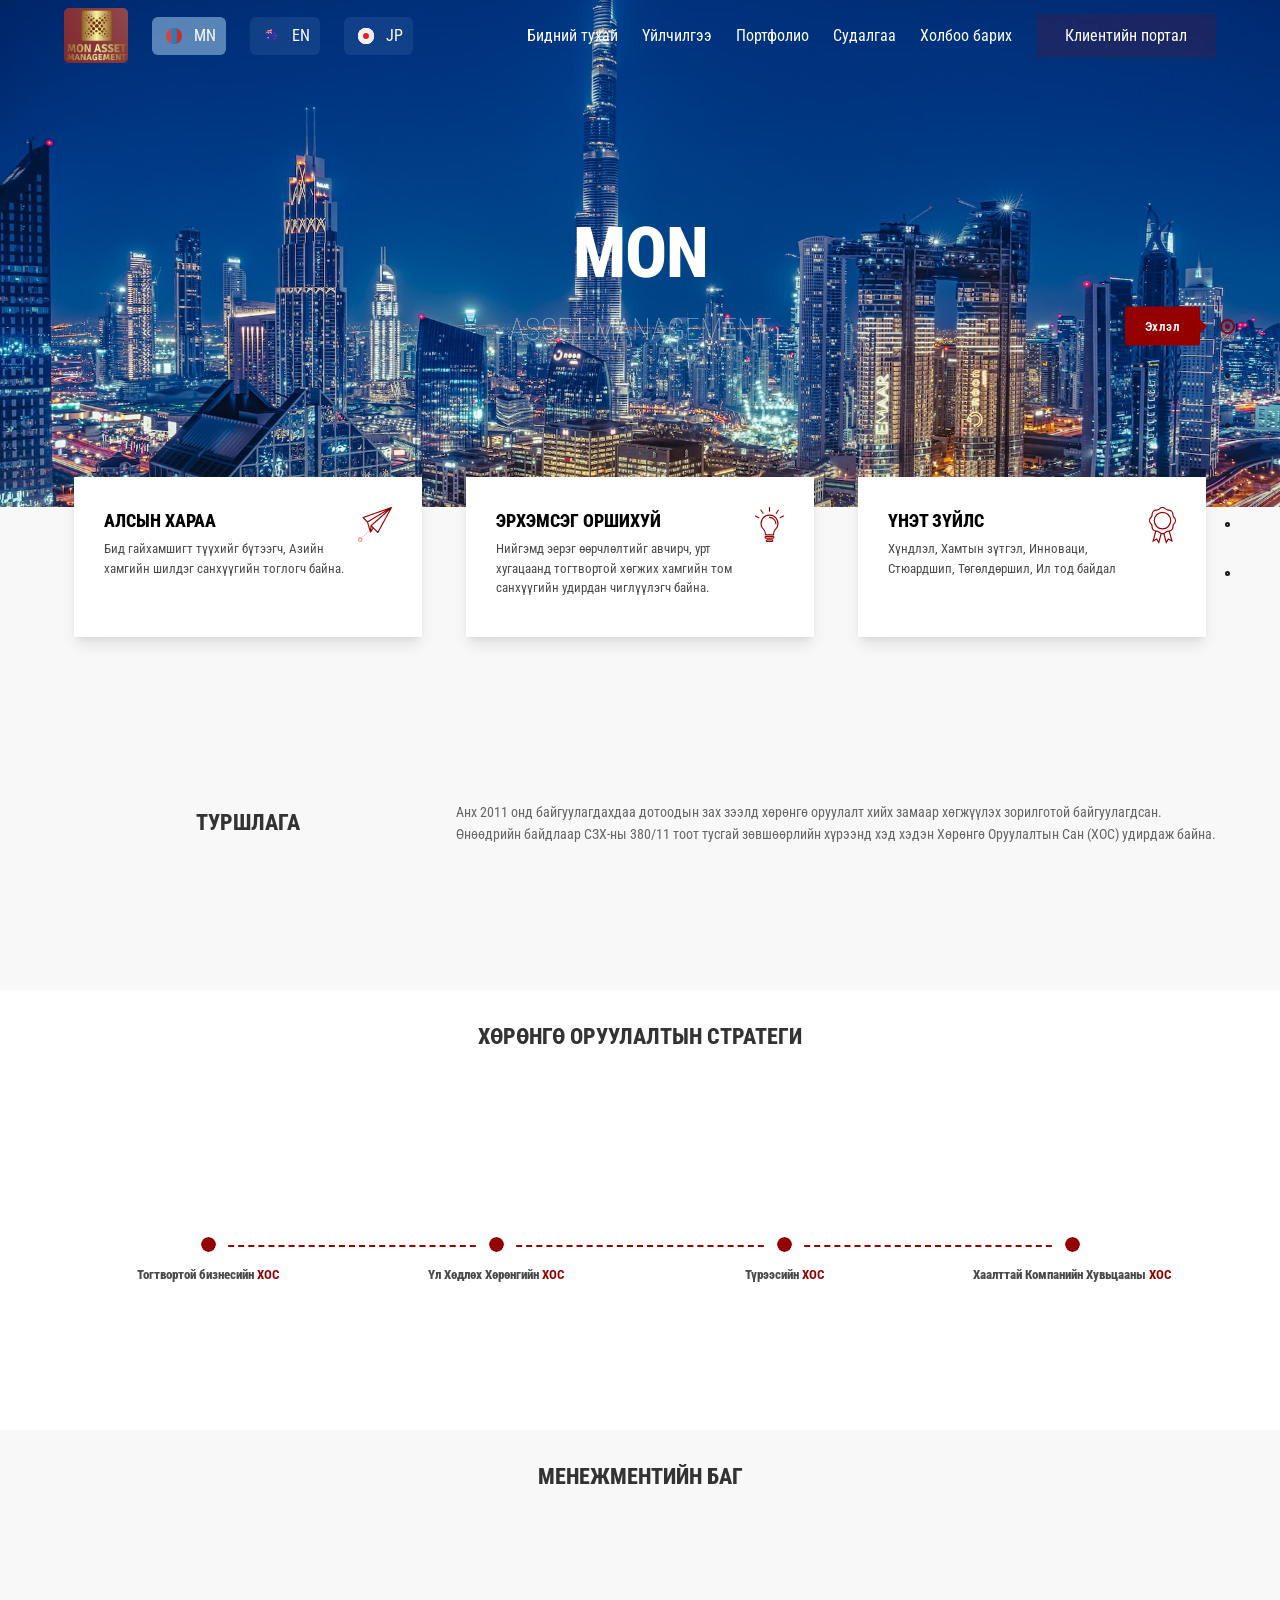
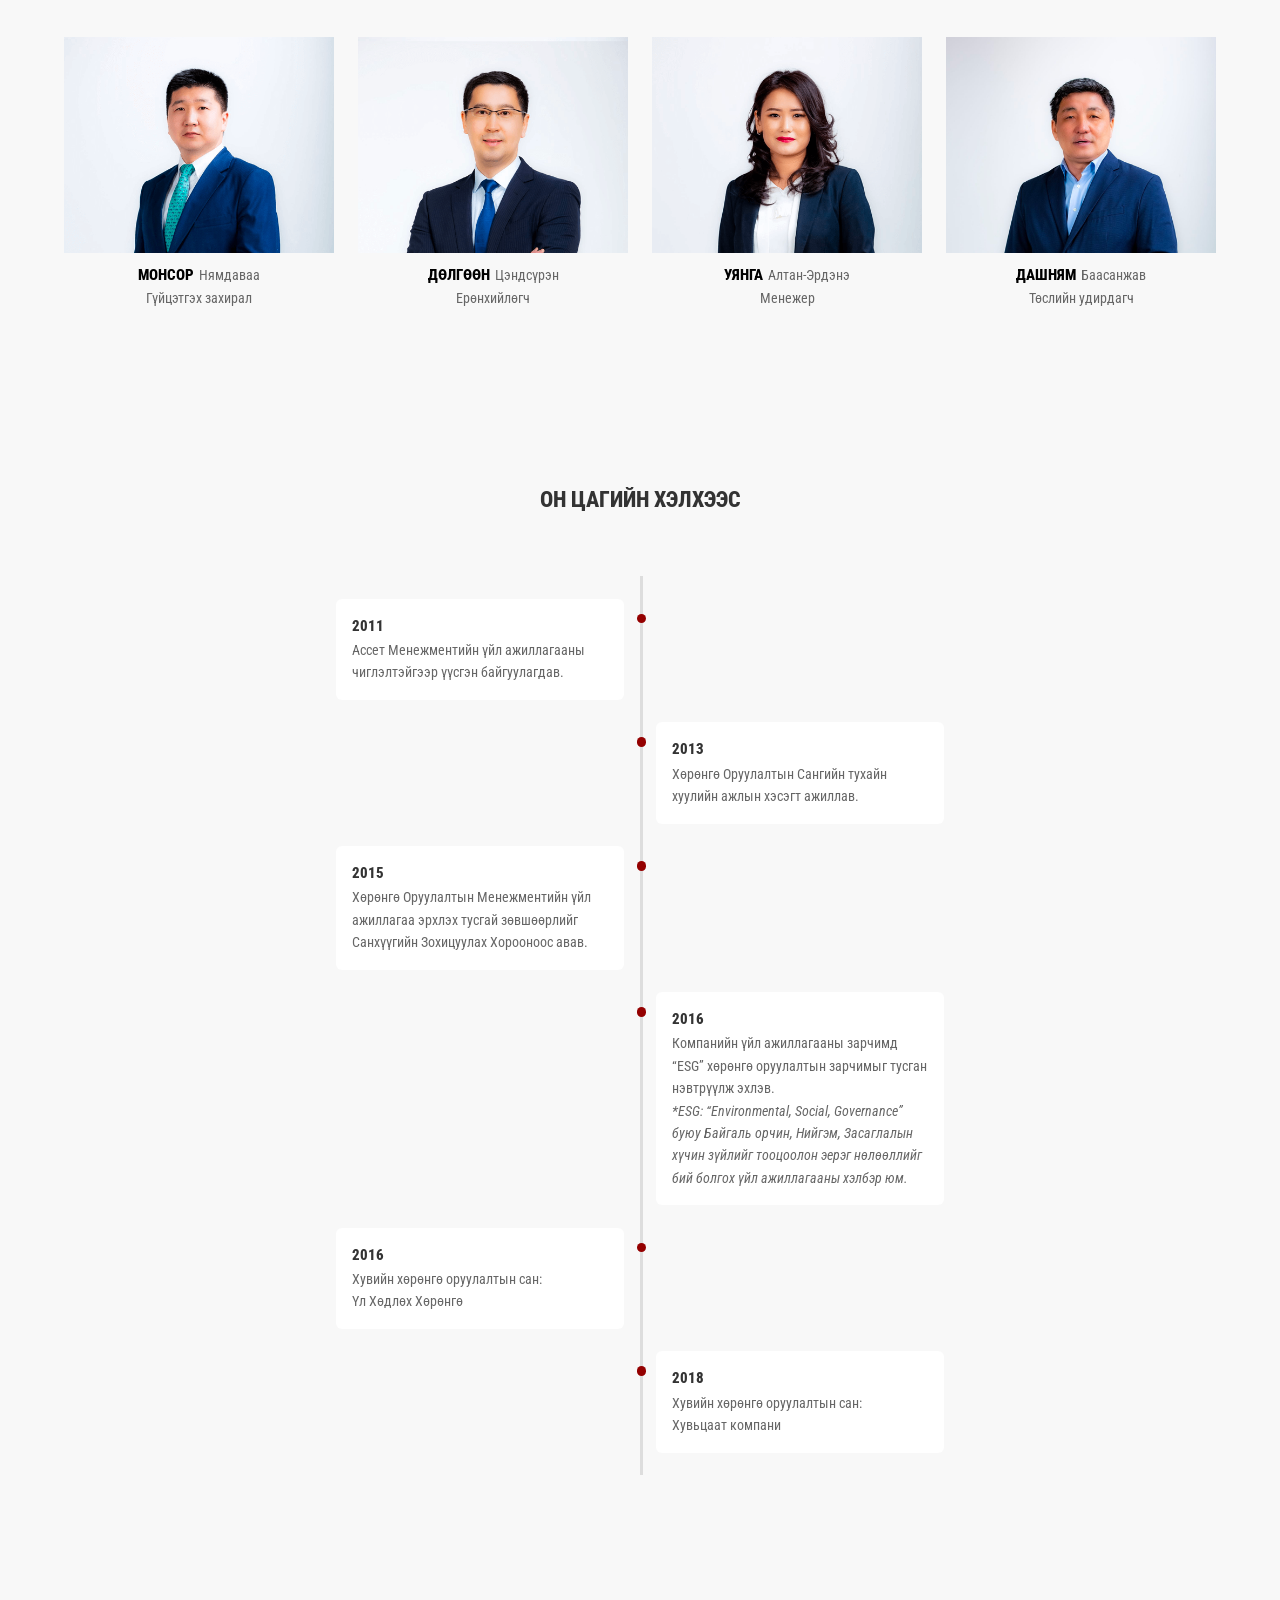
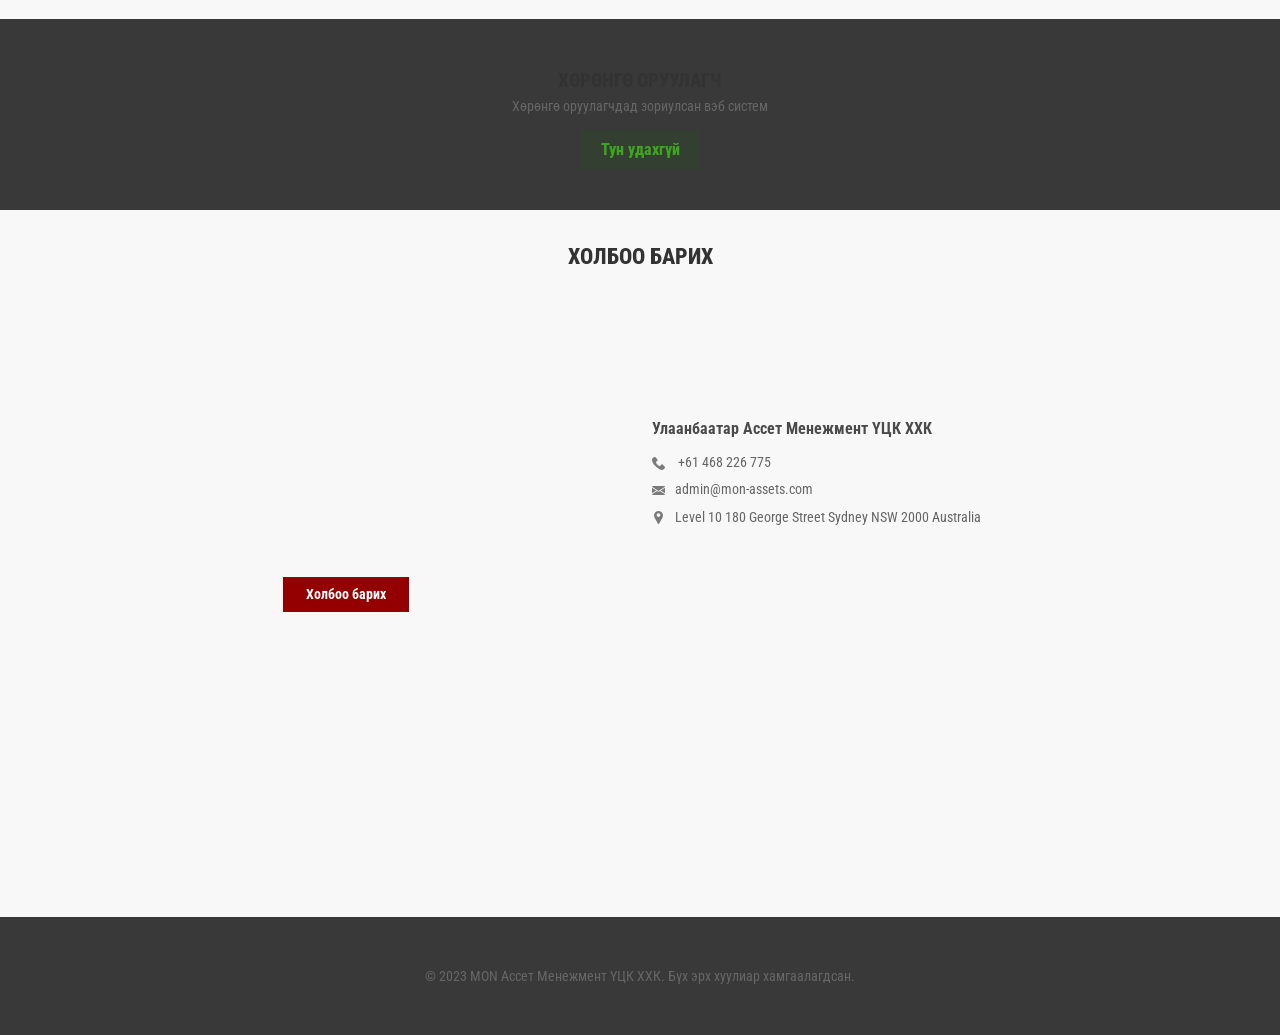
<file: mn.html>
<!DOCTYPE html>
<html class="no-js" lang="">
  <head>
    <meta charset="utf-8" />
    <title>MON Ассет Менежмент ҮЦК ХХК</title>
    <meta name="description" content="" />
    <meta name="viewport" content="width=device-width, initial-scale=1" />

    <link rel="manifest" href="site.webmanifest" />
    <link rel="apple-touch-icon" href="icon.png" />

  
    <link rel="stylesheet" href="css/main.css" />
    <link rel="stylesheet" href="css/bulma.css"/>
    <link href="https://fonts.googleapis.com/css2?family=Roboto+Condensed:ital,wght@0,300;0,400;0,700;1,300;1,400;1,700&display=swap" rel="stylesheet">

    <meta name="theme-color" content="#fafafa" />
  </head>

  <body>
    <nav id="scrollspy" class="scrollspy">
      <ul class="scroll-nav-menu">
        <li>
          <a data-scroll="home" href="#home" class="dot active">
            <span>Эхлэл</span>
          </a>
        </li>
        <li>
          <a data-scroll="exp" href="#exp" class="dot">
            <span>Туршлага</span>
          </a>
        </li>
        <li>
          <a data-scroll="team" href="#team" class="dot">
            <span>Менежментийн баг</span>
          </a>
        </li>
        <li>
          <a data-scroll="timeline" href="#timeline" class="dot">
            <span>Он цагийн хэлхээс</span>
          </a>
        </li>
        <li>
          <a data-scroll="inv-lgn" href="#inv-lgn" class="dot">
            <span>Хөрөнгө оруулагч</span>
          </a>
        </li>
        <li>
          <a data-scroll="contact" href="#contact" class="dot">
<span>Холбоо барих</span>
          </a>
        </li>
      </ul>
    </nav>

    <!-- Header -->
    <section id="home" class="hero is-medium">
      <div class="ubam-header">
          <!-- Hero head: will stick at the top -->
          <div class="hero-head">
            <nav class="navbar">
              <div class="container">
                <div class="navbar-brand">
                  <a class="navbar-item" href="">
                    <img class="header-logo" src="img/ubam-logo.png" alt="Logo" />
                  </a>
                  <span
                    class="navbar-burger burger"
                    data-target="navbarMenuHeroA"
                  >
                    <span></span>
                    <span></span>
                    <span></span>
                  </span>
                </div>
                <div id="navbarMenuHeroA" class="navbar-menu">
                  <div class="navbar-start">
                    <span class="navbar-item">
                      <a class="lng-btn lng-btn-is-active">
                        <span class="icon">
                          <img src="img/mongolia.svg" alt="" />
                        </span>
                        <span>MN</span>
                      </a>
                    </span>
                    <span class="navbar-item">
                      <a class="lng-btn" href="index.html">
                        <span class="icon">
                          <img src="img/icons8-australia-48.png" alt="" width="15"/>
                        </span>
                        <span>EN</span>
                      </a>
                    </span>
                    <span class="navbar-item">
                      <a class="lng-btn" href="jp.html">
                        <span class="icon">
                          <img src="img/japan.svg" alt="" />
                        </span>
                        <span>JP</span>
                      </a>
                    </span>
                  </div>
                  <div class="navbar-end">
                    <a class="navbar-item" href="about.html">Бидний тухай</a>
                    <a class="navbar-item" href="services.html">Үйлчилгээ</a>
                    <a class="navbar-item" href="portfolio.html">Портфолио</a>
                    <a class="navbar-item" href="insights.html">Судалгаа</a>
                    <a class="navbar-item" href="contact.html">Холбоо барих</a>
                    <span class="navbar-item">
                      <a class="login-btn" href="client-portal.html">
                        <span>Клиентийн портал</span>
                      </a>
                    </span>
                  </div>
                </div>
              
            </nav>
          </div>

          <!-- Hero content: will be in the middle -->
          <div class="hero-body is-primary">
            <div class="container has-text-centered">
              <h1 class="ubam-title">
                MON
              </h1>
              <h2 class="ubam-subtitle">
                asset management
              </h2>
            </div>
          </div>
        </div>
      </div>
    </section>

    <!-- Vision-->
      <div class="container">
        <div class="columns">
          <div class="column">
            <div class="ubam-card">
              <div class="ubam-card-header">
                
                <img src="img/outline.svg" class="card-ico">
               
                <h2>Алсын хараа</h2>
              </div>
             
              <div class="ubam-card-body">
                <p>Бид гайхамшигт түүхийг бүтээгч, Азийн хамгийн шилдэг санхүүгийн тоглогч байна.
                </p>
                </div>
              
            </div>
          </div>
          <div class="column">
            <div class="ubam-card">
              <div class="ubam-card-header">
                
                <img src="img/idea.svg" class="card-ico">
               
                <h2>Эрхэмсэг оршихуй</h2>
              </div>
             
              <div class="ubam-card-body">
                <p>Нийгэмд эерэг өөрчлөлтийг авчирч, урт хугацаанд тогтвортой хөгжих хамгийн том санхүүгийн удирдан чиглүүлэгч байна.
                </p>
                </div>
              
            </div>
          </div>
          <div class="column">
            <div class="ubam-card">
              <div class="ubam-card-header">
                
                <img src="img/medal.svg" class="card-ico">
                
                <h2>Үнэт зүйлс</h2>
              </div>
             
              <div class="ubam-card-body">
                <p>Хүндлэл, Хамтын зүтгэл, Инноваци, Стюардшип, Төгөлдөршил, Ил тод байдал
                </p>
                </div>
              
            </div>
          </div>
        </div>
      </div>

     
<section id="exp">
 <!-- Turshlaga-->
  <div class="hero is-medium">
    <div class="hero-body">
      <div class="container">
        <div class="columns">
          <div class="column is-one-third">
            <h1 class="ubam-title-exp2">
              Туршлага
            </h1>
            
          </div>
          <div class="column">
            <!-- <h4 class="exp-title">• UB asset management</h4> -->
            <p>
            Анх 2011 онд байгуулагдахдаа дотоодын зах зээлд хөрөнгө оруулалт хийх замаар хөгжүүлэх зорилготой байгуулагдсан. Өнөөдрийн байдлаар СЗХ-ны 380/11 тоот тусгай зөвшөөрлийн хүрээнд хэд хэдэн Хөрөнгө Оруулалтын Сан (ХОС) удирдаж байна.
          </p></div>
        </div>
      </div>
    </div>
  </div>

  <!-- Hurungu oruulalt-->

  <div class="hero is-medium" style="background: #fff">
    <h1 class="ubam-title-exp">
      Хөрөнгө оруулалтын стратеги
    </h1>
    <div class="hero-body">
      <div class="container">
<nav class="form-steps">
  <div class="form-steps__item form-steps__item--completed">
      <div class="form-steps__item-content">
          <span class="form-steps__item-icon">1</span>
          <span class="form-steps__item-text">Тогтвортой бизнесийн <b style="color: #940000;">ХОС</b></span>
      </div>
  </div>
  <div class="form-steps__item form-steps__item--completed">
      <div class="form-steps__item-content">
          <span class="form-steps__item-icon">2</span>
          <span class="form-steps__item-line"></span>
          <span class="form-steps__item-text">Үл Хөдлөх Хөрөнгийн <b style="color: #940000;">ХОС</b></span>
      </div>
  </div>
  <div class="form-steps__item form-steps__item--completed">
      <div class="form-steps__item-content">
          <span class="form-steps__item-icon">3</span>
          <span class="form-steps__item-line"></span>
          <span class="form-steps__item-text">Түрээсийн <b style="color: #940000;">ХОС</b></span>
      </div>
  </div>
  <div class="form-steps__item form-steps__item--completed">
      <div class="form-steps__item-content">
          <span class="form-steps__item-icon">4</span>
          <span class="form-steps__item-line"></span>
          <span class="form-steps__item-text">Хаалттай Компанийн Хувьцааны <b style="color: #940000;">ХОС</b></span>
      </div>
  </div>
</nav>
</div>
<!-- <p class="form-steps-subtitle">ХОС - Хөрөнгө Оруулалтын Сан</p> -->
      </div>
    </div>
    
  </div>
</section>
     

      <!-- Management team -->

      <section id="team" class="hero is-medium" style="background: #fff">
        <h1 class="ubam-title-exp">
          Менежментийн баг
        </h1>
        <div class="hero-body">
          <div class="container">
           <div class="columns">
             <div class="column">
               <div class="member-card">
                <img src="img/monsor.png" alt="">

                <p class="member-lastname"><b class="member-name">Монсор</b>Нямдаваа</p>
                <p class="job-title">Гүйцэтгэх захирал</p>
               </div>
             </div>
             <div class="column">
               <div class="member-card">
                <img src="img/dulguun.png" alt="">

                <p class="member-lastname"><b class="member-name">Дөлгөөн</b>Цэндсүрэн</p>
                <p class="job-title">Ерөнхийлөгч</p>
               </div>
             </div>
            <div class="column">
               <div class="member-card">
                <img src="img/uyanga.png" alt="">

                <p class="member-lastname"><b class="member-name">Уянга</b>Алтан-Эрдэнэ</p>
                <p class="job-title">Менежер</p>
               </div>
             </div>
             <div class="column">
               <div class="member-card">
                <img src="img/dashnyam.png" alt="">

                <p class="member-lastname"><b class="member-name">Дашням</b>Баасанжав</p>
                <p class="job-title">Төслийн удирдагч</p>
               </div>
             </div>
           </div>
          </div>
        </div>
      </section>

      <!-- Timeline -->

      <section id="timeline" class="hero is-medium">
        <h1 class="ubam-title-exp">
         Он цагийн хэлхээс
        </h1>
        <div class="hero-body" style="padding-top: 60px">
          <div class="container" style="display: flex; justify-content: center; align-items: center;">
            <div class="timeline-container">
              <div class="left text-wrapper">
                <div class="text">
                  <h3>2011</h3>
                  <p>Ассет Менежментийн үйл ажиллагааны чиглэлтэйгээр үүсгэн байгуулагдав.</p>
                </div>
              </div>
              <div class="right text-wrapper">
                <div class="text">
                  <h3>2013</h3>
                  <p>Хөрөнгө Оруулалтын Сангийн тухайн хуулийн ажлын хэсэгт ажиллав.</p>
                </div>
              </div>
              <div class="left text-wrapper">
                <div class="text">
                  <h3>2015</h3>
                  <p>Хөрөнгө Оруулалтын Менежментийн үйл ажиллагаа эрхлэх тусгай зөвшөөрлийг Санхүүгийн Зохицуулах Хорооноос авав.</p>
                </div>
              </div>
              <div class="right text-wrapper">
                <div class="text">
                  <h3>2016</h3>
                  <p>Компанийн үйл ажиллагааны зарчимд “ESG” хөрөнгө оруулалтын зарчимыг тусган нэвтрүүлж эхлэв.<br><i>*ESG: “Environmental, Social, Governance” буюу Байгаль орчин, Нийгэм, Засаглалын хүчин зүйлийг тооцоолон эерэг нөлөөллийг бий болгох үйл ажиллагааны хэлбэр юм.</i></p>
                </div>
              </div>
              <div class="left text-wrapper">
                <div class="text">
                  <h3>2016</h3>
                  <p>Хувийн хөрөнгө оруулалтын сан:<br>Үл Хөдлөх Хөрөнгө</p>
                </div>
              </div>
              <div class="right text-wrapper">
                <div class="text">
                  <h3>2018</h3>
                  <p>Хувийн хөрөнгө оруулалтын сан:<br>Хувьцаат компани</p>
                </div>
              </div>
            </div>
          </div>
        </div>
      </section>

      <!-- Investors login -->

      <section id="inv-lgn" class="hero" style="background: #393939; text-align: center;">
        <div class="hero-body">
          <div class="container">
            <h1 style="text-transform: uppercase; color: #fff; font-weight: 800; font-size: 19px;">Хөрөнгө оруулагч</h1>
            <p style="color: #CBCBCB; font-size: 13px; margin-bottom: 20px;">Хөрөнгө оруулагчдад зориулсан вэб систем</p>

            
              <a class="inv-login-btn" href="#">
                <span>Тун удахгүй</span>
              </a>
           
          </div>
        </div>
      </section>

      <!-- Contact us -->

      <section id="contact" class="hero is-medium">
        <h1 class="ubam-title-exp">
          Холбоо барих
        </h1>
        <div class="hero-body">

          <div class="container">
            
            <div class="columns">
                 <div class="column" style="display: flex; justify-content: center; align-items: center;">
                  <!-- <div class="typeform-widget" data-url="https://form.typeform.com/to/M0wo1vh8" style="width: 100%; height: 400px;"></div> <script> (function() { var qs,js,q,s,d=document, gi=d.getElementById, ce=d.createElement, gt=d.getElementsByTagName, id="typef_orm", b="https://embed.typeform.com/"; if(!gi.call(d,id)) { js=ce.call(d,"script"); js.id=id; js.src=b+"embed.js"; q=gt.call(d,"script")[0]; q.parentNode.insertBefore(js,q) } })() </script></div> -->
                  
                  <a class="typeform-share button" href="https://form.typeform.com/to/M01vh8" data-mode="popup" style="display:inline-block;text-decoration:none;background-color:#940002; outline: none;border: none;color:white;cursor:pointer;font-family:Roboto Condensed,Arial,sans-serif;font-size:14px;line-height:35px;text-align:center;margin:0;height:35px;padding:0px 23px;border-radius:0px;max-width:100%;white-space:nowrap;overflow:hidden;text-overflow:ellipsis;font-weight:bold;-webkit-font-smoothing:antialiased;-moz-osx-font-smoothing:grayscale;" data-hide-headers=true data-hide-footer=true data-submit-close-delay="5" target="_blank">Холбоо барих </a> <script> (function() { var qs,js,q,s,d=document, gi=d.getElementById, ce=d.createElement, gt=d.getElementsByTagName, id="typef_orm_share", b="https://embed.typeform.com/"; if(!gi.call(d,id)){ js=ce.call(d,"script"); js.id=id; js.src=b+"embed.js"; q=gt.call(d,"script")[0]; q.parentNode.insertBefore(js,q) } })() </script>
            </div>
              <div class="column is-half">
                <h4><b>Улаанбаатар Ассет Менежмент ҮЦК ХХК</b></h4>
                
                <p style="margin-top: 10px" class="footer-contact"> <img src="img/phone.svg" > +61 468 226 775 </p> <p class="footer-contact"> <img src="img/mail.svg">admin@mon-assets.com</p>
                <p class="footer-contact"> <img src="img/location.svg">Level 10 180 George Street Sydney NSW 2000 Australia</p>

                <div class="mapouter" style="margin-top: 15px"><div class="gmap_canvas"><iframe width="100%" height="230" id="gmap_canvas" src="https://maps.google.com/maps?q=George%20Place%2C%85 streets%180street%2C%20Sydney&t=&z=13&ie=UTF8&iwloc=&output=embed" frameborder="0" scrolling="no" marginheight="0" marginwidth="0"></iframe><a href="https://2torrentz.net">torrentz2</a></div><style>.mapouter{position:relative;text-align:right;height:230px;width:100%;}.gmap_canvas {overflow:hidden;background:none!important;height:230px;width:100%;}</style></div>
              </div>
             
          </div>
        </div>
      </section>

      <!-- Footer -->

      <section class="hero" style="background: #393939">
        <div class="hero-body">
          <div class="container">
            <p style="text-align: center; color: #fff;">
              © 2023 MON Ассет Менежмент ҮЦК ХХК. Бүх эрх хуулиар хамгаалагдсан.
            </p>
          </div>
        </div>
      </section>
    

    <script src="js/vendor/modernizr-3.11.2.min.js"></script>
    <script src="js/plugins.js"></script>
    

    <!-- Google Analytics: change UA-XXXXX-Y to be your site's ID. -->
    <script>
      window.ga = function () {
        ga.q.push(arguments);
      };
      ga.q = [];
      ga.l = +new Date();
      ga("create", "UA-XXXXX-Y", "auto");
      ga("set", "anonymizeIp", true);
      ga("set", "transport", "beacon");
      ga("send", "pageview");

      document.addEventListener("DOMContentLoaded", () => {
        // Get all "navbar-burger" elements
        const $navbarBurgers = Array.prototype.slice.call(
          document.querySelectorAll(".navbar-burger"),
          0
        );

        // Check if there are any navbar burgers
        if ($navbarBurgers.length > 0) {
          // Add a click event on each of them
          $navbarBurgers.forEach((el) => {
            el.addEventListener("click", () => {
              // Get the target from the "data-target" attribute
              const target = el.dataset.target;
              const $target = document.getElementById(target);

              // Toggle the "is-active" class on both the "navbar-burger" and the "navbar-menu"
              el.classList.toggle("is-active");
              $target.classList.toggle("is-active");
            });
          });
        }
      });
    </script>
    <script src="https://www.google-analytics.com/analytics.js" async></script>
    <script src='https://cdnjs.cloudflare.com/ajax/libs/jquery/3.1.1/jquery.min.js'></script>
    <script src="js/main.js"></script>
  </body>
</html>
</file>
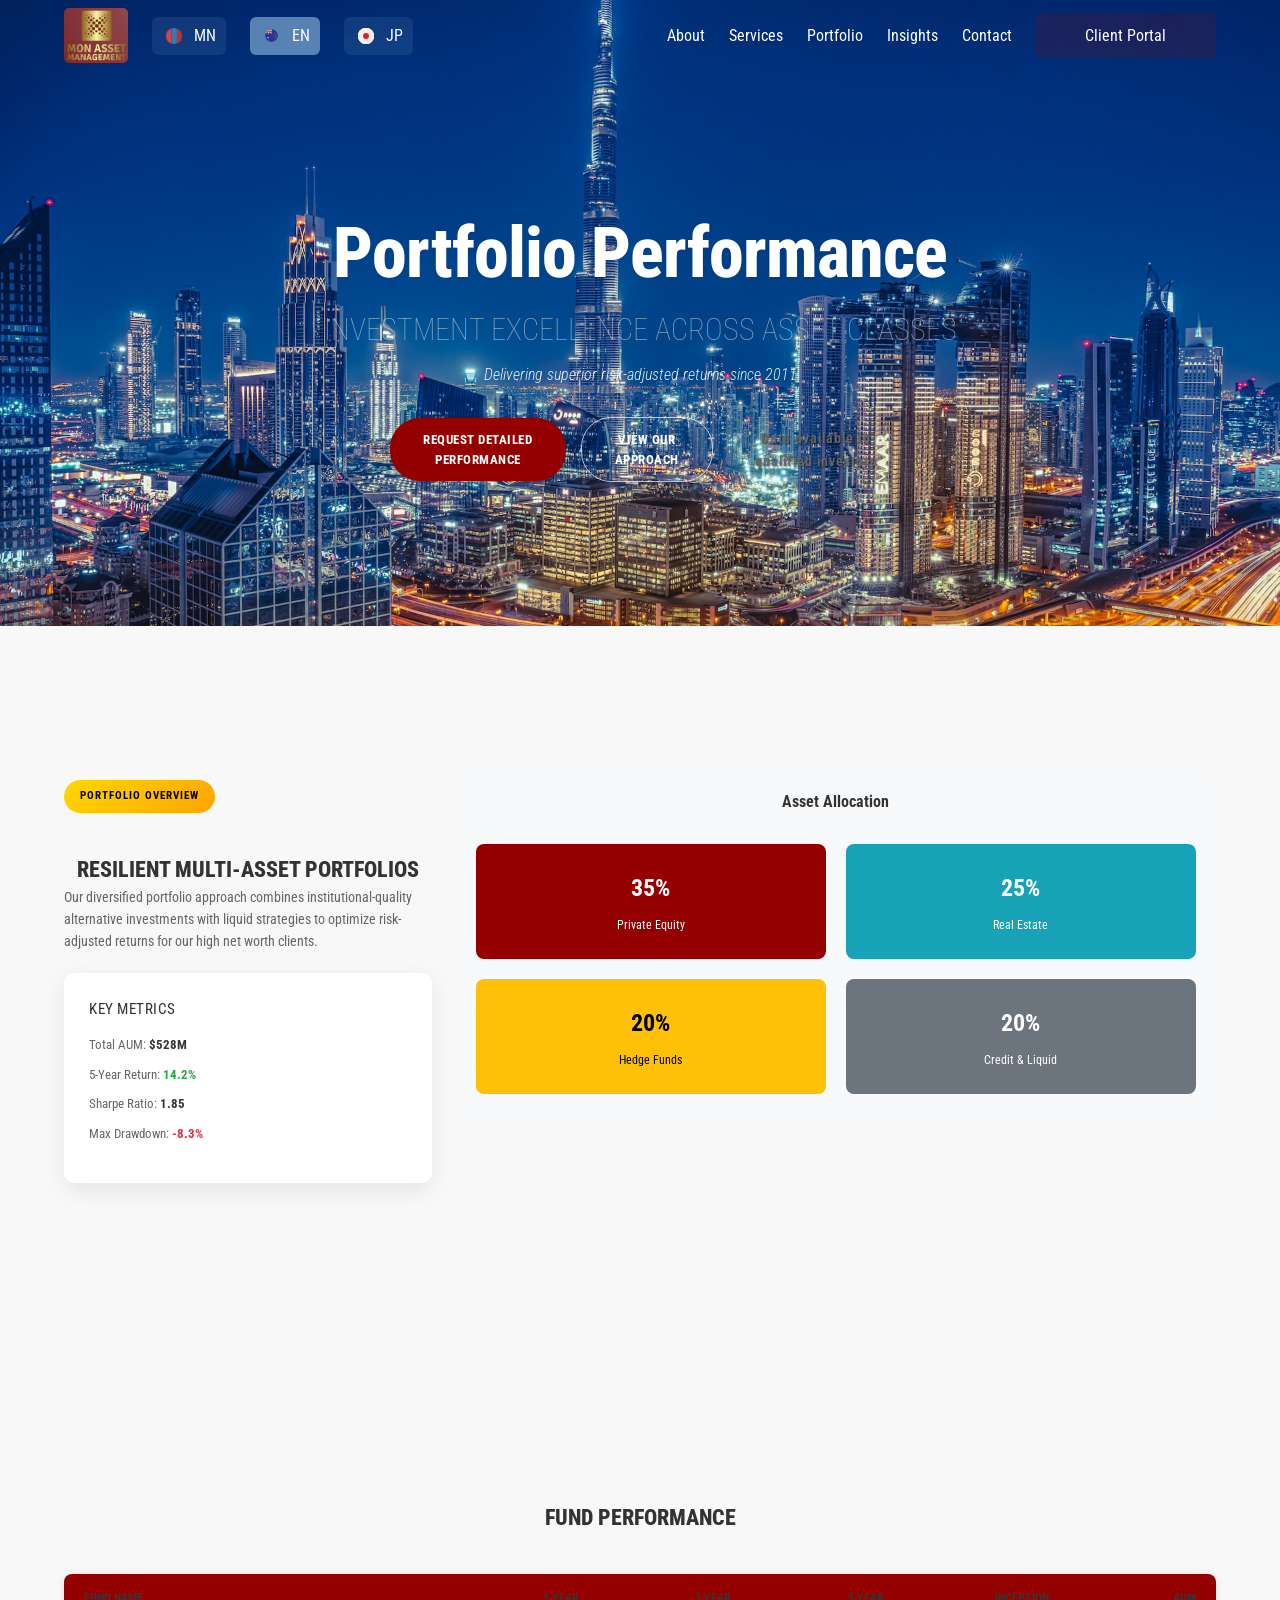
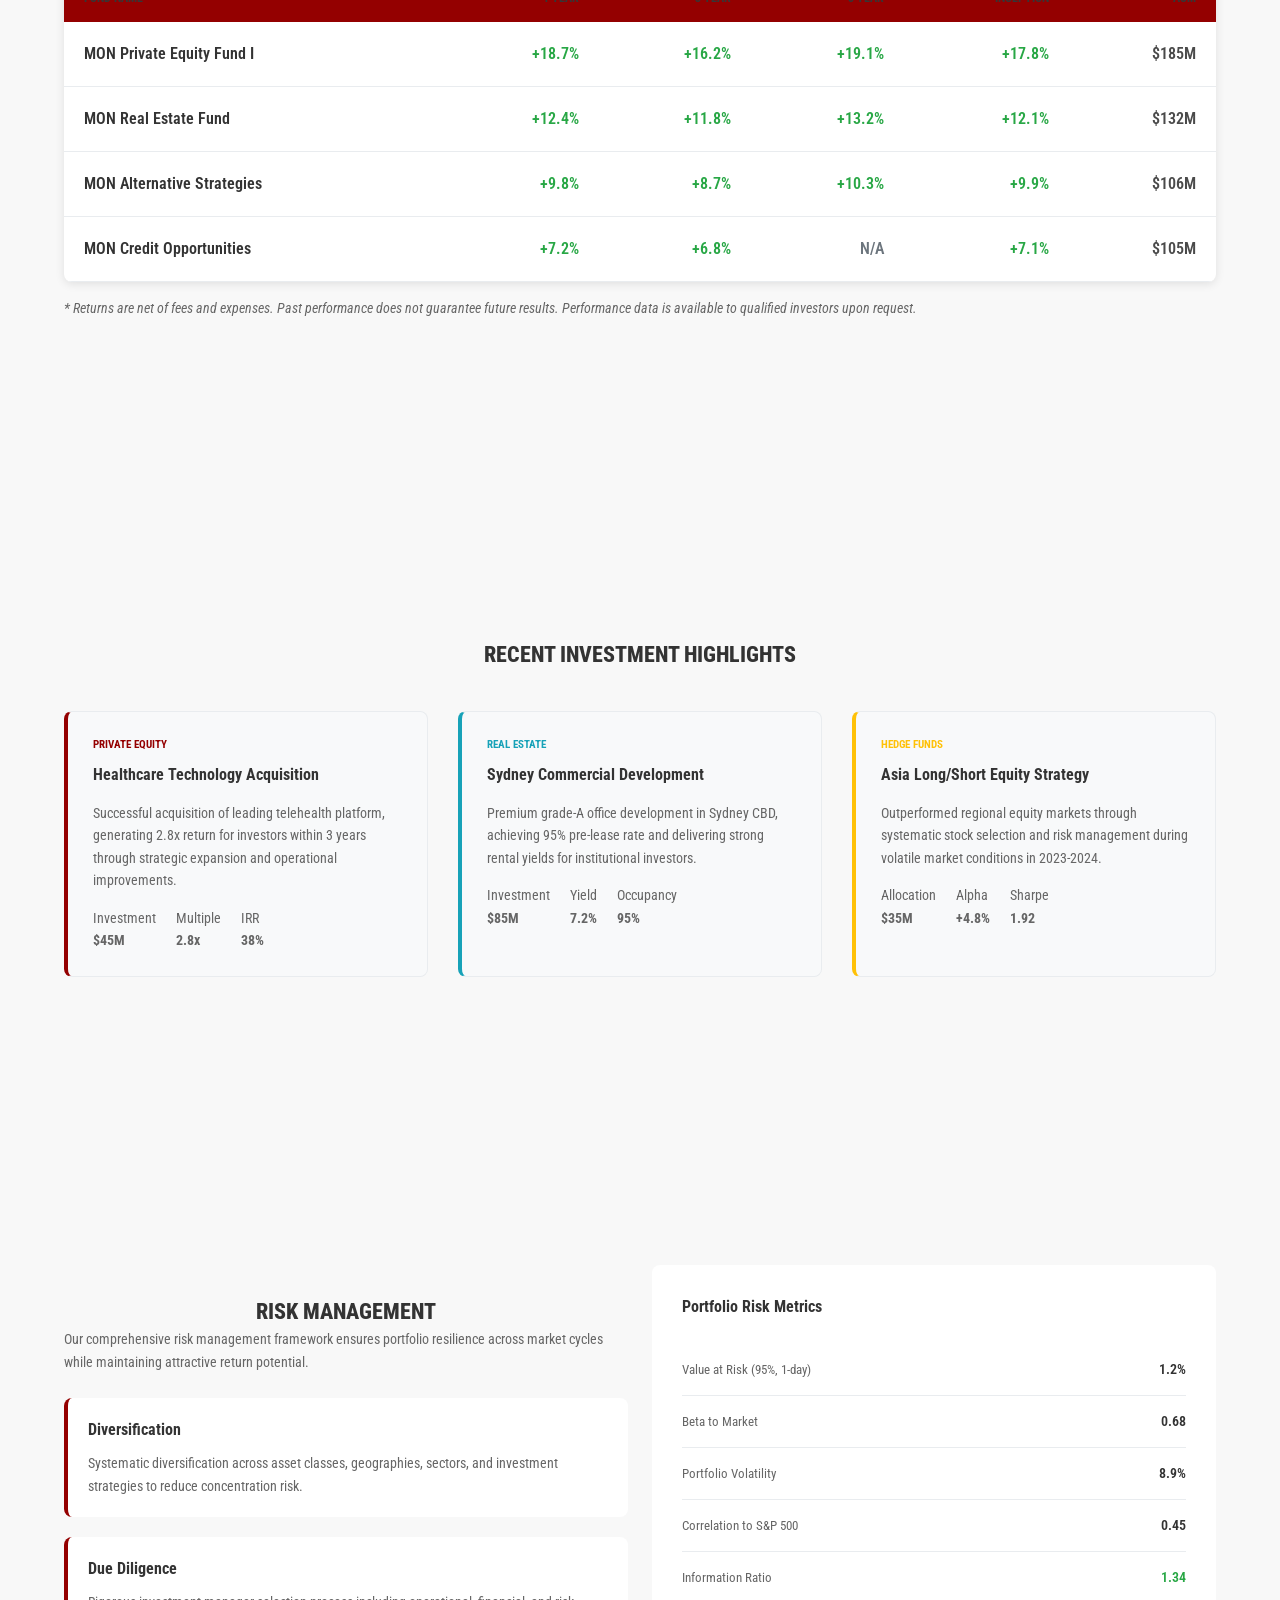
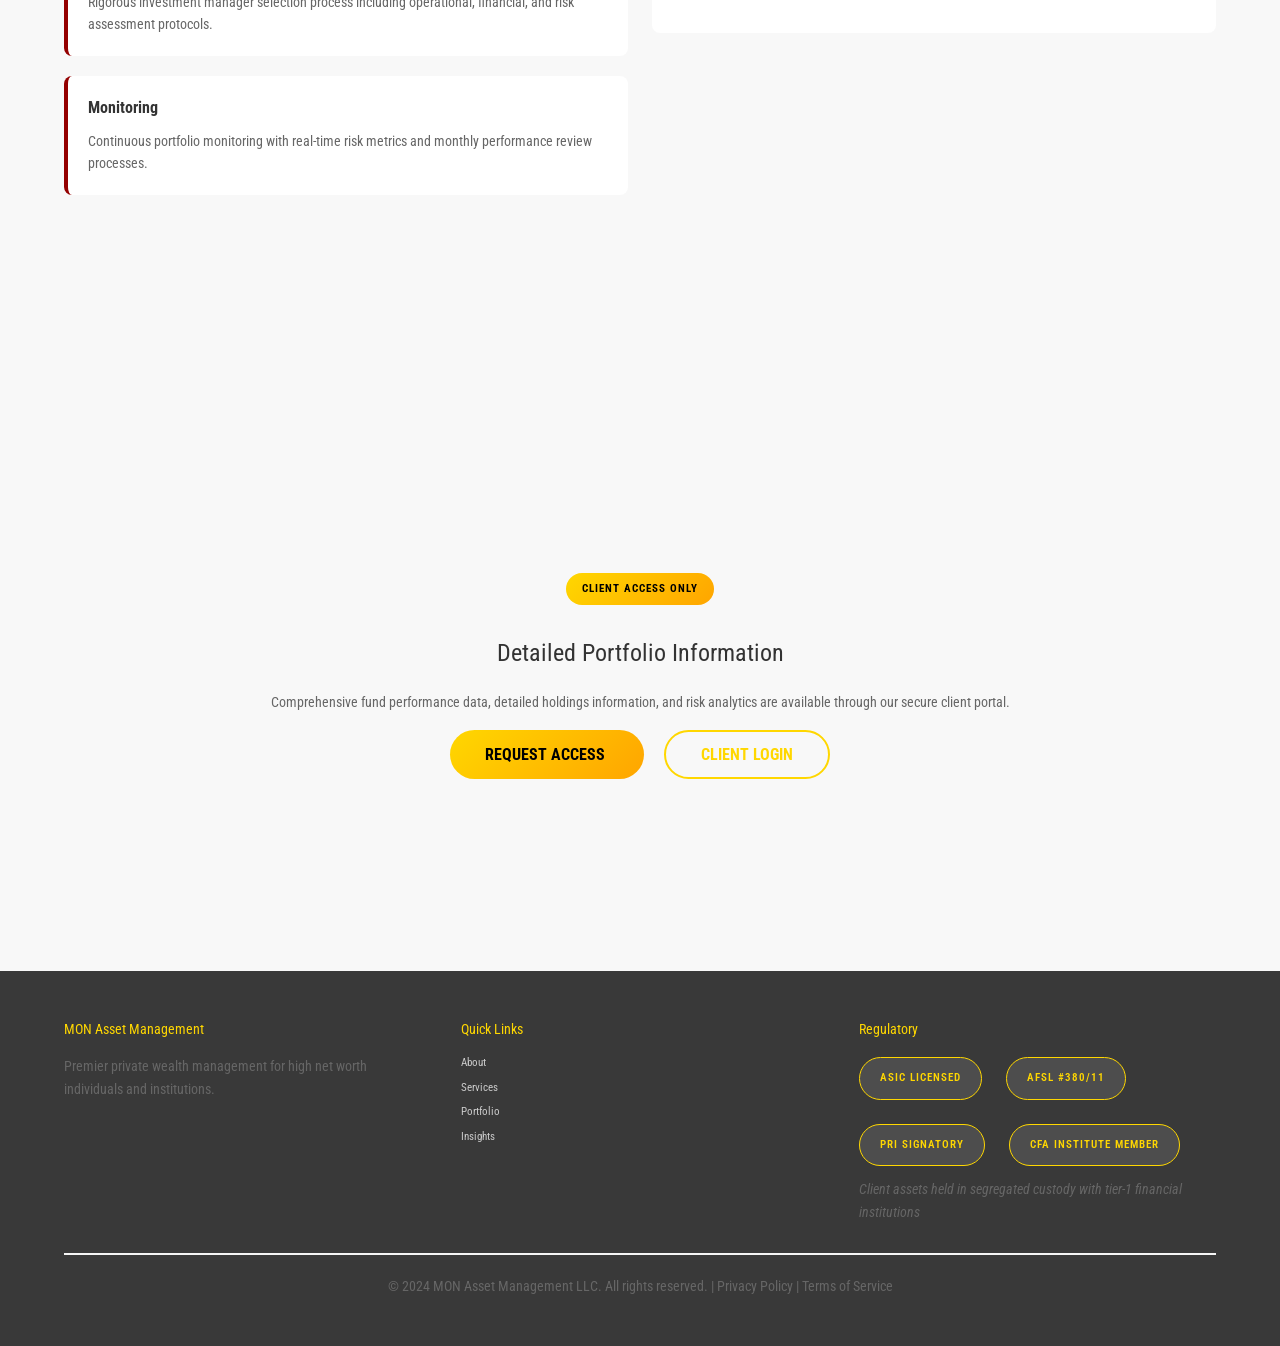
<file: portfolio.html>
<!DOCTYPE html>
<html class="no-js" lang="">
  <head>
    <meta charset="utf-8" />
    <title>Portfolio - MON Private Wealth Management</title>
    <meta name="description" content="Explore MON's investment portfolio performance and fund offerings across alternative asset classes." />
    <meta name="viewport" content="width=device-width, initial-scale=1" />

    <link rel="manifest" href="site.webmanifest" />
    <link rel="apple-touch-icon" href="icon.png" />
    <link rel="stylesheet" href="css/main.css" />
    <link rel="stylesheet" href="css/bulma.css"/>
    <link href="https://fonts.googleapis.com/css2?family=Roboto+Condensed:ital,wght@0,300;0,400;0,700;1,300;1,400;1,700&display=swap" rel="stylesheet">
    <meta name="theme-color" content="#fafafa" />
  </head>

  <body>
    <!-- Header -->
    <section class="hero is-medium">
      <div class="ubam-header">
          <!-- Hero head: will stick at the top -->
          <div class="hero-head">
          <nav class="navbar">
            <div class="container">
              <div class="navbar-brand">
                <a class="navbar-item" href="index.html">
                  <img class="header-logo" src="img/ubam-logo.png" alt="Logo" />
                </a>
                <span class="navbar-burger burger" data-target="navbarMenuHeroA">
                  <span></span>
                  <span></span>
                  <span></span>
                </span>
              </div>
              <div id="navbarMenuHeroA" class="navbar-menu">
                <div class="navbar-start">
                  <span class="navbar-item">
                    <a class="lng-btn" href="mn.html">
                      <span class="icon">
                        <img src="img/mongolia.svg" alt="" />
                      </span>
                      <span>MN</span>
                    </a>
                  </span>
                  <span class="navbar-item">
                    <a class="lng-btn lng-btn-is-active" href="index.html">
                      <span class="icon">
                        <img src="img/icons8-australia-48.png" alt="" width="15"/>
                      </span>
                      <span>EN</span>
                    </a>
                  </span>
                  <span class="navbar-item">
                    <a class="lng-btn" href="jp.html">
                      <span class="icon">
                        <img src="img/japan.svg" alt="" />
                      </span>
                      <span>JP</span>
                    </a>
                  </span>
                </div>
                <div class="navbar-end">
                  <a class="navbar-item" href="about.html">About</a>
                  <a class="navbar-item" href="services.html">Services</a>
                  <a class="navbar-item" href="portfolio.html">Portfolio</a>
                  <a class="navbar-item" href="insights.html">Insights</a>
                  <a class="navbar-item" href="contact.html">Contact</a>
                  <span class="navbar-item">
                    <a class="login-btn" href="client-portal.html">
                      <span>Client Portal</span>
                    </a>
                  </span>
                </div>
              </div>
            </nav>
          </div>

          <!-- Hero content -->
          <div class="hero-body">
            <div class="container has-text-centered">
            <h1 class="ubam-title">Portfolio Performance</h1>
            <h2 class="ubam-subtitle">Investment Excellence Across Asset Classes</h2>
            <p class="hero-tagline">Delivering superior risk-adjusted returns since 2011</p>
            <div class="hero-cta">
              <a class="primary-cta" href="contact.html">Request detailed performance</a>
              <a class="secondary-cta" href="services.html">View our approach</a>
              <p class="hero-note">Data available to qualified investors</p>
            </div>
          </div>
        </div>
    </section>

    <!-- Portfolio Overview -->
    <section class="hero is-medium" style="background: #fff">
      <div class="hero-body">
        <div class="container">
          <div class="columns">
            <div class="column is-one-third">
              <span class="premium-badge">Portfolio Overview</span>
              <h1 class="ubam-title-exp">Resilient multi-asset portfolios</h1>
              <p style="margin-bottom: 20px; color: #666; font-size: 15px; line-height: 1.6;">
                Our diversified portfolio approach combines institutional-quality alternative investments with liquid strategies to optimize risk-adjusted returns for our high net worth clients.
              </p>
              <div class="performance-panel">
                <div class="performance-metrics">
                  <h4>Key Metrics</h4>
                  <ul>
                    <li>Total AUM: <strong>$528M</strong></li>
                    <li>5-Year Return: <strong style="color: #28a745;">14.2%</strong></li>
                    <li>Sharpe Ratio: <strong>1.85</strong></li>
                    <li>Max Drawdown: <strong style="color: #dc3545;">-8.3%</strong></li>
                  </ul>
                </div>
              </div>
            </div>
            <div class="column">
              <!-- Asset Allocation Chart Placeholder -->
              <div class="allocation-chart" style="background: #f8f9fa; height: 350px; border-radius: 8px; padding: 20px;">
                <h4 style="color: #333; font-weight: 700; margin-bottom: 20px; text-align: center;">Asset Allocation</h4>
                <div class="allocation-breakdown" style="display: grid; grid-template-columns: 1fr 1fr; gap: 20px; height: 250px;">
                  <div class="allocation-item" style="display: flex; flex-direction: column; justify-content: center; align-items: center; background: #940000; color: #fff; border-radius: 8px;">
                    <span style="font-size: 24px; font-weight: 700;">35%</span>
                    <span style="font-size: 12px;">Private Equity</span>
                  </div>
                  <div class="allocation-item" style="display: flex; flex-direction: column; justify-content: center; align-items: center; background: #17a2b8; color: #fff; border-radius: 8px;">
                    <span style="font-size: 24px; font-weight: 700;">25%</span>
                    <span style="font-size: 12px;">Real Estate</span>
                  </div>
                  <div class="allocation-item" style="display: flex; flex-direction: column; justify-content: center; align-items: center; background: #ffc107; color: #000; border-radius: 8px;">
                    <span style="font-size: 24px; font-weight: 700;">20%</span>
                    <span style="font-size: 12px;">Hedge Funds</span>
                  </div>
                  <div class="allocation-item" style="display: flex; flex-direction: column; justify-content: center; align-items: center; background: #6c757d; color: #fff; border-radius: 8px;">
                    <span style="font-size: 24px; font-weight: 700;">20%</span>
                    <span style="font-size: 12px;">Credit & Liquid</span>
                  </div>
                </div>
              </div>
            </div>
          </div>
        </div>
      </div>
    </section>

    <!-- Fund Performance -->
    <section class="hero is-medium" style="background: #f8f9fa">
      <div class="hero-body">
        <div class="container">
          <h1 class="ubam-title-exp">Fund Performance</h1>

          <!-- Performance Table -->
          <div class="performance-table" style="background: #fff; border-radius: 8px; overflow: hidden; margin-top: 40px; box-shadow: 0 2px 10px rgba(0,0,0,0.1);">
            <table style="width: 100%; border-collapse: collapse;">
              <thead style="background: #940000; color: #fff;">
                <tr>
                  <th style="padding: 15px 20px; text-align: left; font-size: 12px; font-weight: 700; text-transform: uppercase;">Fund Name</th>
                  <th style="padding: 15px 20px; text-align: right; font-size: 12px; font-weight: 700; text-transform: uppercase;">1 Year</th>
                  <th style="padding: 15px 20px; text-align: right; font-size: 12px; font-weight: 700; text-transform: uppercase;">3 Year</th>
                  <th style="padding: 15px 20px; text-align: right; font-size: 12px; font-weight: 700; text-transform: uppercase;">5 Year</th>
                  <th style="padding: 15px 20px; text-align: right; font-size: 12px; font-weight: 700; text-transform: uppercase;">Inception</th>
                  <th style="padding: 15px 20px; text-align: right; font-size: 12px; font-weight: 700; text-transform: uppercase;">AUM</th>
                </tr>
              </thead>
              <tbody>
                <tr style="border-bottom: 1px solid #e9ecef;">
                  <td style="padding: 20px; font-weight: 600; color: #333;">MON Private Equity Fund I</td>
                  <td style="padding: 20px; text-align: right; color: #28a745; font-weight: 600;">+18.7%</td>
                  <td style="padding: 20px; text-align: right; color: #28a745; font-weight: 600;">+16.2%</td>
                  <td style="padding: 20px; text-align: right; color: #28a745; font-weight: 600;">+19.1%</td>
                  <td style="padding: 20px; text-align: right; color: #28a745; font-weight: 600;">+17.8%</td>
                  <td style="padding: 20px; text-align: right; font-weight: 600;">$185M</td>
                </tr>
                <tr style="border-bottom: 1px solid #e9ecef;">
                  <td style="padding: 20px; font-weight: 600; color: #333;">MON Real Estate Fund</td>
                  <td style="padding: 20px; text-align: right; color: #28a745; font-weight: 600;">+12.4%</td>
                  <td style="padding: 20px; text-align: right; color: #28a745; font-weight: 600;">+11.8%</td>
                  <td style="padding: 20px; text-align: right; color: #28a745; font-weight: 600;">+13.2%</td>
                  <td style="padding: 20px; text-align: right; color: #28a745; font-weight: 600;">+12.1%</td>
                  <td style="padding: 20px; text-align: right; font-weight: 600;">$132M</td>
                </tr>
                <tr style="border-bottom: 1px solid #e9ecef;">
                  <td style="padding: 20px; font-weight: 600; color: #333;">MON Alternative Strategies</td>
                  <td style="padding: 20px; text-align: right; color: #28a745; font-weight: 600;">+9.8%</td>
                  <td style="padding: 20px; text-align: right; color: #28a745; font-weight: 600;">+8.7%</td>
                  <td style="padding: 20px; text-align: right; color: #28a745; font-weight: 600;">+10.3%</td>
                  <td style="padding: 20px; text-align: right; color: #28a745; font-weight: 600;">+9.9%</td>
                  <td style="padding: 20px; text-align: right; font-weight: 600;">$106M</td>
                </tr>
                <tr style="border-bottom: 1px solid #e9ecef;">
                  <td style="padding: 20px; font-weight: 600; color: #333;">MON Credit Opportunities</td>
                  <td style="padding: 20px; text-align: right; color: #28a745; font-weight: 600;">+7.2%</td>
                  <td style="padding: 20px; text-align: right; color: #28a745; font-weight: 600;">+6.8%</td>
                  <td style="padding: 20px; text-align: right; color: #6c757d; font-weight: 600;">N/A</td>
                  <td style="padding: 20px; text-align: right; color: #28a745; font-weight: 600;">+7.1%</td>
                  <td style="padding: 20px; text-align: right; font-weight: 600;">$105M</td>
                </tr>
              </tbody>
            </table>
          </div>

          <p style="font-size: 11px; color: #666; margin-top: 15px; font-style: italic;">
            * Returns are net of fees and expenses. Past performance does not guarantee future results. Performance data is available to qualified investors upon request.
          </p>
        </div>
      </div>
    </section>

    <!-- Investment Highlights -->
    <section class="hero is-medium" style="background: #fff">
      <div class="hero-body">
        <div class="container">
          <h1 class="ubam-title-exp">Recent Investment Highlights</h1>

          <div class="highlights-grid" style="display: grid; grid-template-columns: repeat(auto-fit, minmax(350px, 1fr)); gap: 30px; margin-top: 40px;">

            <!-- Highlight 1 -->
            <div class="highlight-card" style="background: #f8f9fa; border: 1px solid #e9ecef; border-radius: 8px; padding: 25px; border-left: 4px solid #940000;">
              <div class="highlight-category" style="color: #940000; font-size: 11px; text-transform: uppercase; font-weight: 700; margin-bottom: 10px;">Private Equity</div>
              <h3 style="color: #333; font-size: 16px; font-weight: 700; margin-bottom: 15px;">Healthcare Technology Acquisition</h3>
              <p style="color: #666; font-size: 13px; line-height: 1.5; margin-bottom: 15px;">
                Successful acquisition of leading telehealth platform, generating 2.8x return for investors within 3 years through strategic expansion and operational improvements.
              </p>
              <div class="highlight-metrics" style="display: flex; gap: 20px;">
                <div>
                  <p style="font-size: 11px; color: #666; margin: 0;">Investment</p>
                  <p style="font-size: 14px; font-weight: 700; color: #333; margin: 0;">$45M</p>
                </div>
                <div>
                  <p style="font-size: 11px; color: #666; margin: 0;">Multiple</p>
                  <p style="font-size: 14px; font-weight: 700; color: #28a745; margin: 0;">2.8x</p>
                </div>
                <div>
                  <p style="font-size: 11px; color: #666; margin: 0;">IRR</p>
                  <p style="font-size: 14px; font-weight: 700; color: #28a745; margin: 0;">38%</p>
                </div>
              </div>
            </div>

            <!-- Highlight 2 -->
            <div class="highlight-card" style="background: #f8f9fa; border: 1px solid #e9ecef; border-radius: 8px; padding: 25px; border-left: 4px solid #17a2b8;">
              <div class="highlight-category" style="color: #17a2b8; font-size: 11px; text-transform: uppercase; font-weight: 700; margin-bottom: 10px;">Real Estate</div>
              <h3 style="color: #333; font-size: 16px; font-weight: 700; margin-bottom: 15px;">Sydney Commercial Development</h3>
              <p style="color: #666; font-size: 13px; line-height: 1.5; margin-bottom: 15px;">
                Premium grade-A office development in Sydney CBD, achieving 95% pre-lease rate and delivering strong rental yields for institutional investors.
              </p>
              <div class="highlight-metrics" style="display: flex; gap: 20px;">
                <div>
                  <p style="font-size: 11px; color: #666; margin: 0;">Investment</p>
                  <p style="font-size: 14px; font-weight: 700; color: #333; margin: 0;">$85M</p>
                </div>
                <div>
                  <p style="font-size: 11px; color: #666; margin: 0;">Yield</p>
                  <p style="font-size: 14px; font-weight: 700; color: #28a745; margin: 0;">7.2%</p>
                </div>
                <div>
                  <p style="font-size: 11px; color: #666; margin: 0;">Occupancy</p>
                  <p style="font-size: 14px; font-weight: 700; color: #28a745; margin: 0;">95%</p>
                </div>
              </div>
            </div>

            <!-- Highlight 3 -->
            <div class="highlight-card" style="background: #f8f9fa; border: 1px solid #e9ecef; border-radius: 8px; padding: 25px; border-left: 4px solid #ffc107;">
              <div class="highlight-category" style="color: #ffc107; font-size: 11px; text-transform: uppercase; font-weight: 700; margin-bottom: 10px;">Hedge Funds</div>
              <h3 style="color: #333; font-size: 16px; font-weight: 700; margin-bottom: 15px;">Asia Long/Short Equity Strategy</h3>
              <p style="color: #666; font-size: 13px; line-height: 1.5; margin-bottom: 15px;">
                Outperformed regional equity markets through systematic stock selection and risk management during volatile market conditions in 2023-2024.
              </p>
              <div class="highlight-metrics" style="display: flex; gap: 20px;">
                <div>
                  <p style="font-size: 11px; color: #666; margin: 0;">Allocation</p>
                  <p style="font-size: 14px; font-weight: 700; color: #333; margin: 0;">$35M</p>
                </div>
                <div>
                  <p style="font-size: 11px; color: #666; margin: 0;">Alpha</p>
                  <p style="font-size: 14px; font-weight: 700; color: #28a745; margin: 0;">+4.8%</p>
                </div>
                <div>
                  <p style="font-size: 11px; color: #666; margin: 0;">Sharpe</p>
                  <p style="font-size: 14px; font-weight: 700; color: #28a745; margin: 0;">1.92</p>
                </div>
              </div>
            </div>

          </div>
        </div>
      </div>
    </section>

    <!-- Risk Management -->
    <section class="hero is-medium" style="background: #f8f9fa">
      <div class="hero-body">
        <div class="container">
          <div class="columns">
            <div class="column is-half">
              <h1 class="ubam-title-exp">Risk Management</h1>
              <p style="margin-bottom: 25px;">
                Our comprehensive risk management framework ensures portfolio resilience across market cycles while maintaining attractive return potential.
              </p>

              <div class="risk-framework">
                <div class="risk-item" style="background: #fff; padding: 20px; border-radius: 8px; margin-bottom: 20px; border-left: 4px solid #940000;">
                  <h4 style="color: #940000; font-weight: 700; margin-bottom: 10px;">Diversification</h4>
                  <p style="font-size: 13px; color: #666; margin: 0;">
                    Systematic diversification across asset classes, geographies, sectors, and investment strategies to reduce concentration risk.
                  </p>
                </div>

                <div class="risk-item" style="background: #fff; padding: 20px; border-radius: 8px; margin-bottom: 20px; border-left: 4px solid #940000;">
                  <h4 style="color: #940000; font-weight: 700; margin-bottom: 10px;">Due Diligence</h4>
                  <p style="font-size: 13px; color: #666; margin: 0;">
                    Rigorous investment manager selection process including operational, financial, and risk assessment protocols.
                  </p>
                </div>

                <div class="risk-item" style="background: #fff; padding: 20px; border-radius: 8px; margin-bottom: 20px; border-left: 4px solid #940000;">
                  <h4 style="color: #940000; font-weight: 700; margin-bottom: 10px;">Monitoring</h4>
                  <p style="font-size: 13px; color: #666; margin: 0;">
                    Continuous portfolio monitoring with real-time risk metrics and monthly performance review processes.
                  </p>
                </div>
              </div>
            </div>
            <div class="column is-half">
              <div class="risk-metrics" style="background: #fff; padding: 30px; border-radius: 8px; height: fit-content;">
                <h4 style="color: #333; font-weight: 700; margin-bottom: 25px;">Portfolio Risk Metrics</h4>

                <div class="metric-row" style="display: flex; justify-content: space-between; align-items: center; padding: 15px 0; border-bottom: 1px solid #e9ecef;">
                  <span style="font-size: 13px; color: #666;">Value at Risk (95%, 1-day)</span>
                  <span style="font-size: 14px; font-weight: 600; color: #333;">1.2%</span>
                </div>

                <div class="metric-row" style="display: flex; justify-content: space-between; align-items: center; padding: 15px 0; border-bottom: 1px solid #e9ecef;">
                  <span style="font-size: 13px; color: #666;">Beta to Market</span>
                  <span style="font-size: 14px; font-weight: 600; color: #333;">0.68</span>
                </div>

                <div class="metric-row" style="display: flex; justify-content: space-between; align-items: center; padding: 15px 0; border-bottom: 1px solid #e9ecef;">
                  <span style="font-size: 13px; color: #666;">Portfolio Volatility</span>
                  <span style="font-size: 14px; font-weight: 600; color: #333;">8.9%</span>
                </div>

                <div class="metric-row" style="display: flex; justify-content: space-between; align-items: center; padding: 15px 0; border-bottom: 1px solid #e9ecef;">
                  <span style="font-size: 13px; color: #666;">Correlation to S&P 500</span>
                  <span style="font-size: 14px; font-weight: 600; color: #333;">0.45</span>
                </div>

                <div class="metric-row" style="display: flex; justify-content: space-between; align-items: center; padding: 15px 0;">
                  <span style="font-size: 13px; color: #666;">Information Ratio</span>
                  <span style="font-size: 14px; font-weight: 600; color: #28a745;">1.34</span>
                </div>
              </div>
            </div>
          </div>
        </div>
      </div>
    </section>

    <!-- Access Information -->
    <section class="hero is-medium exclusive-section" style="text-align: center;">
      <div class="hero-body">
        <div class="container">
          <span class="premium-badge">Client Access Only</span>
          <h1 style="color: #fff; font-size: 24px; margin: 20px 0;">Detailed Portfolio Information</h1>
          <p style="color: #ccc; margin-bottom: 30px;">
            Comprehensive fund performance data, detailed holdings information, and risk analytics are available through our secure client portal.
          </p>
          <a href="contact.html" style="background: linear-gradient(135deg, #FFD700, #FFA500); color: #000; padding: 15px 35px; border-radius: 25px; text-decoration: none; font-weight: 700; text-transform: uppercase; margin-right: 20px;">
            Request Access
          </a>
          <a href="client-portal.html" style="background: transparent; color: #FFD700; border: 2px solid #FFD700; padding: 13px 35px; border-radius: 25px; text-decoration: none; font-weight: 700; text-transform: uppercase;">
            Client Login
          </a>
        </div>
      </div>
    </section>

    <!-- Footer -->
    <section class="hero" style="background: #393939">
      <div class="hero-body">
        <div class="container">
          <div class="footer-content" style="display: grid; grid-template-columns: 1fr 1fr 1fr; gap: 40px; margin-bottom: 30px;">
            <div class="footer-section">
              <h4 style="color: #FFD700; font-size: 14px; margin-bottom: 15px;">MON Asset Management</h4>
              <p style="color: #ccc; font-size: 11px;">Premier private wealth management for high net worth individuals and institutions.</p>
            </div>
            <div class="footer-section">
              <h4 style="color: #FFD700; font-size: 14px; margin-bottom: 15px;">Quick Links</h4>
              <div style="display: flex; flex-direction: column; gap: 8px;">
                <a href="about.html" style="color: #ccc; font-size: 11px; text-decoration: none;">About</a>
                <a href="services.html" style="color: #ccc; font-size: 11px; text-decoration: none;">Services</a>
                <a href="portfolio.html" style="color: #ccc; font-size: 11px; text-decoration: none;">Portfolio</a>
                <a href="insights.html" style="color: #ccc; font-size: 11px; text-decoration: none;">Insights</a>
              </div>
            </div>
            <div class="footer-section">
              <h4 style="color: #FFD700; font-size: 14px; margin-bottom: 15px;">Regulatory</h4>
              <div class="credential-badges" style="justify-content: flex-start; margin: 0; flex-wrap: wrap;">
                <div class="credential-badge" style="background: rgba(255, 255, 255, 0.1); color: #FFD700; border: 1px solid #FFD700; margin: 2px 4px 2px 0;">ASIC Licensed</div>
                <div class="credential-badge" style="background: rgba(255, 255, 255, 0.1); color: #FFD700; border: 1px solid #FFD700; margin: 2px 4px 2px 0;">AFSL #380/11</div>
                <div class="credential-badge" style="background: rgba(255, 255, 255, 0.1); color: #FFD700; border: 1px solid #FFD700; margin: 2px 4px 2px 0;">PRI Signatory</div>
                <div class="credential-badge" style="background: rgba(255, 255, 255, 0.1); color: #FFD700; border: 1px solid #FFD700; margin: 2px 4px 2px 0;">CFA Institute Member</div>
              </div>
              <p style="color: #999; font-size: 9px; margin-top: 10px; font-style: italic;">Client assets held in segregated custody with tier-1 financial institutions</p>
            </div>
          </div>
          <hr style="border-color: #555; margin: 20px 0;">
          <p style="text-align: center; color: #fff; font-size: 11px;">© 2024 MON Asset Management LLC. All rights reserved. | Privacy Policy | Terms of Service</p>
        </div>
      </div>
    </section>

    <script src="js/vendor/modernizr-3.11.2.min.js"></script>
    <script src="js/plugins.js"></script>
    <script src='https://cdnjs.cloudflare.com/ajax/libs/jquery/3.1.1/jquery.min.js'></script>
    <script src="js/main.js"></script>

    <!-- Navbar burger functionality -->
    <script>
      document.addEventListener("DOMContentLoaded", () => {
        const $navbarBurgers = Array.prototype.slice.call(
          document.querySelectorAll(".navbar-burger"),
          0
        );

        if ($navbarBurgers.length > 0) {
          $navbarBurgers.forEach((el) => {
            el.addEventListener("click", () => {
              const target = el.dataset.target;
              const $target = document.getElementById(target);
              el.classList.toggle("is-active");
              $target.classList.toggle("is-active");
            });
          });
        }
      });
    </script>
  </body>
</html>
</file>
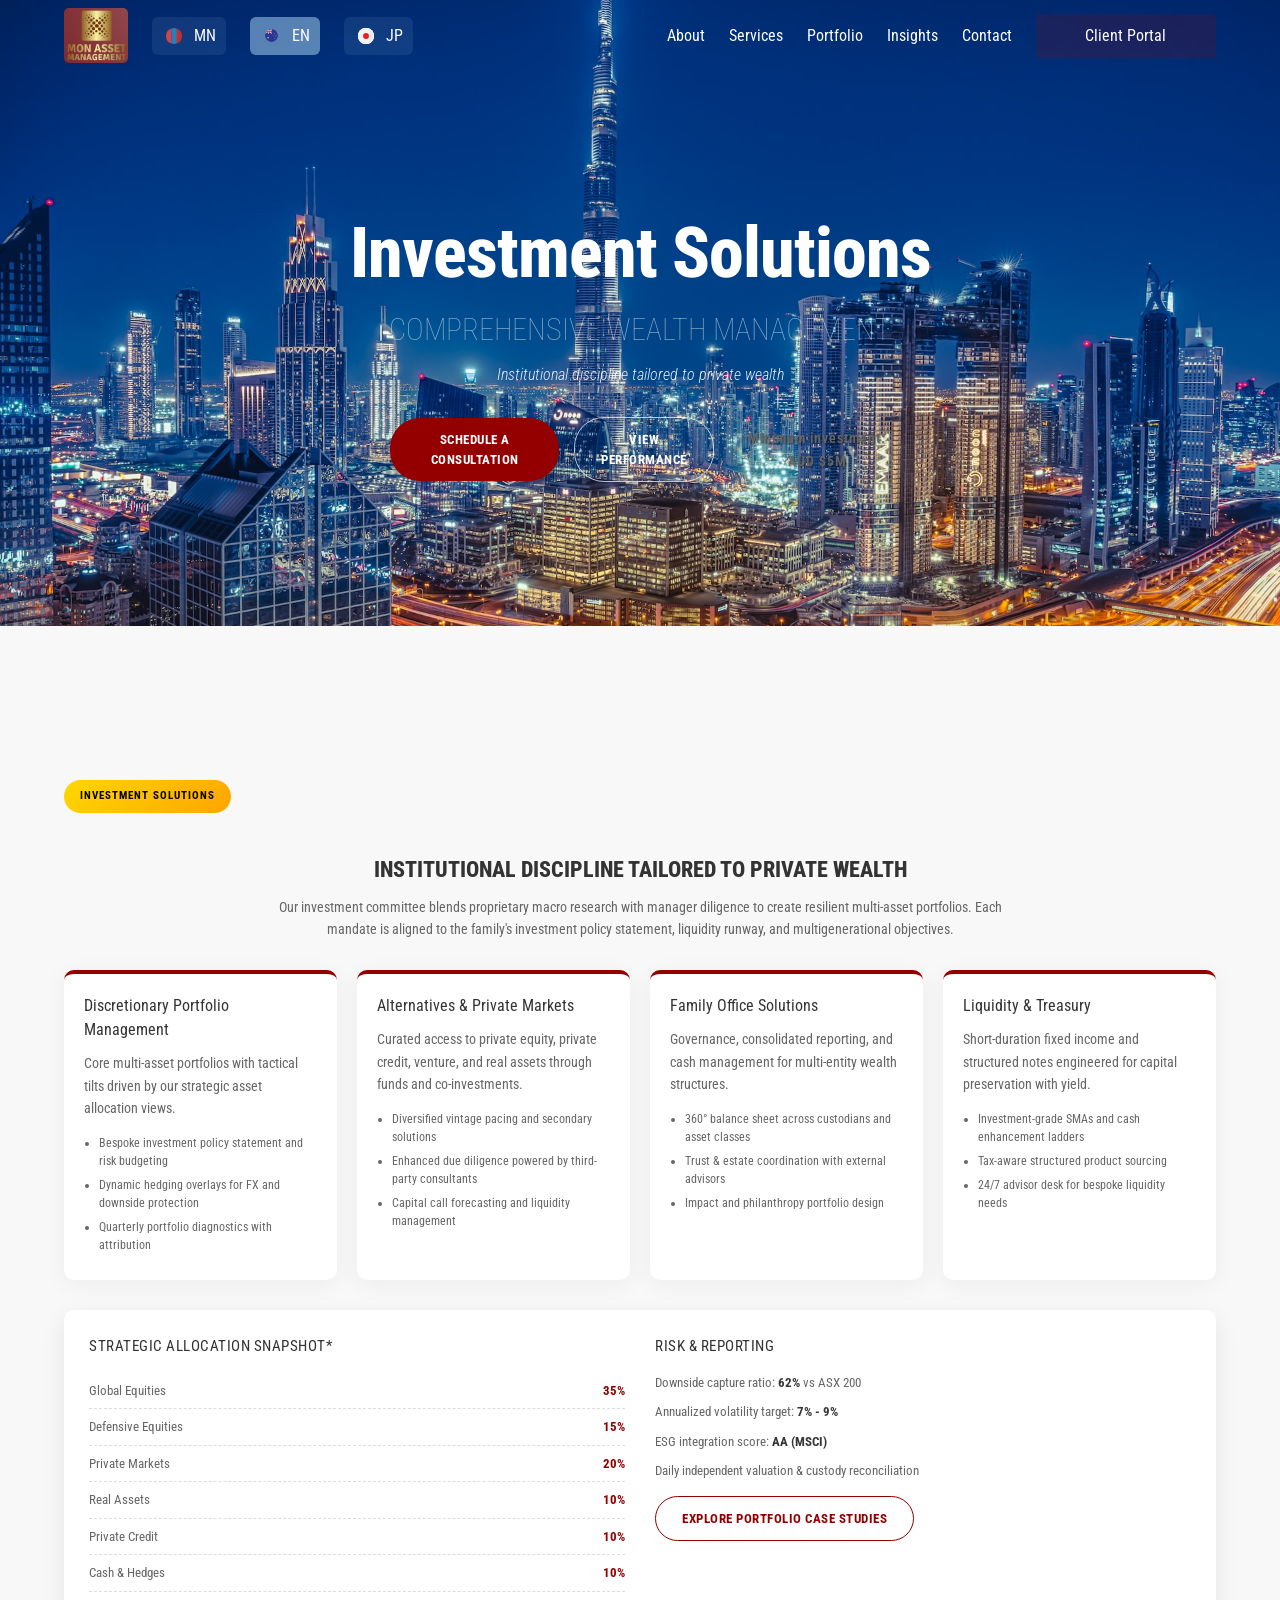
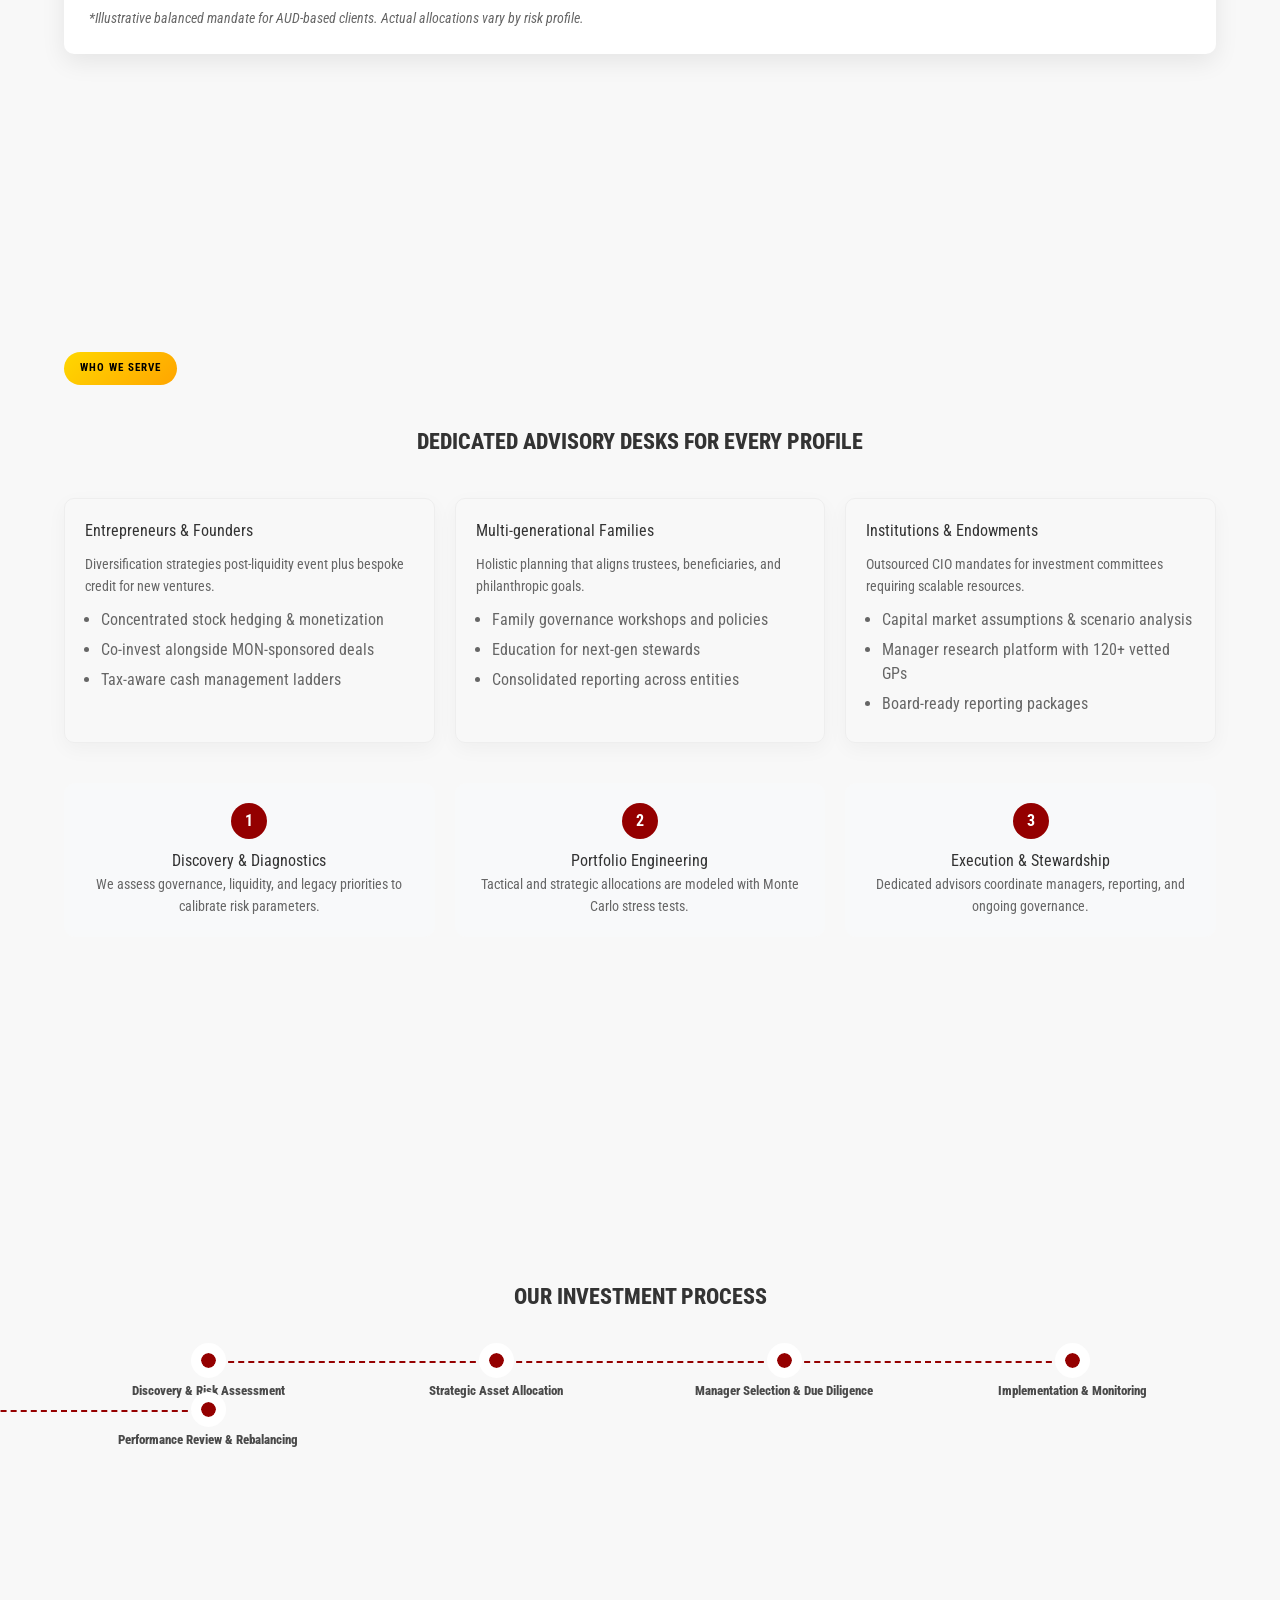
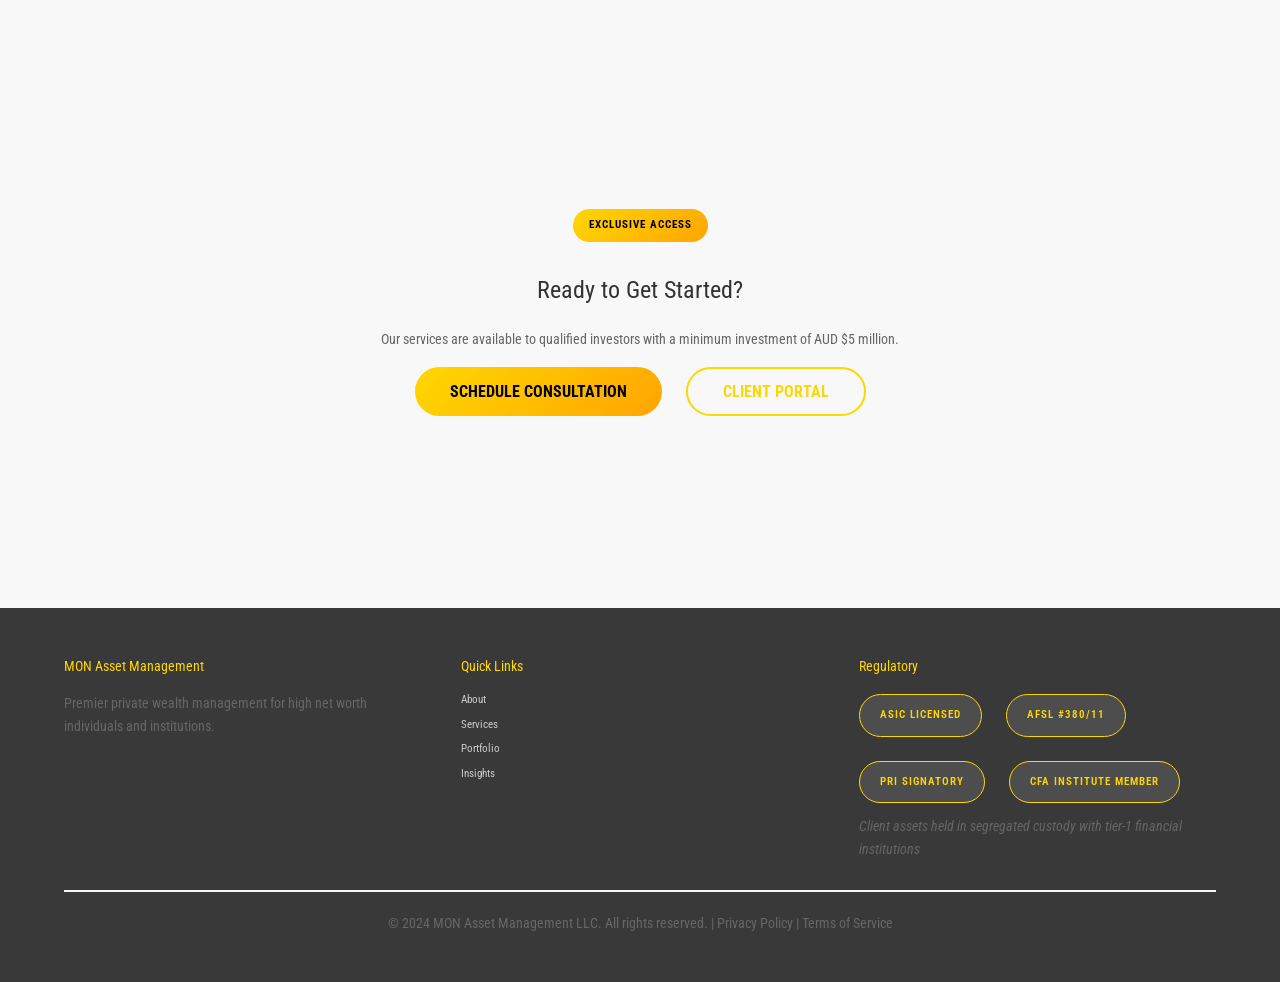
<file: services.html>
<!DOCTYPE html>
<html class="no-js" lang="">
  <head>
    <meta charset="utf-8" />
    <title>Services - MON Private Wealth Management</title>
    <meta name="description" content="Comprehensive wealth management services including private equity, real estate, hedge funds, and family office services." />
    <meta name="viewport" content="width=device-width, initial-scale=1" />

    <link rel="manifest" href="site.webmanifest" />
    <link rel="apple-touch-icon" href="icon.png" />
    <link rel="stylesheet" href="css/main.css" />
    <link rel="stylesheet" href="css/bulma.css"/>
    <link href="https://fonts.googleapis.com/css2?family=Roboto+Condensed:ital,wght@0,300;0,400;0,700;1,300;1,400;1,700&display=swap" rel="stylesheet">
    <meta name="theme-color" content="#fafafa" />
  </head>

  <body>
    <!-- Header -->
    <section class="hero is-medium">
      <div class="ubam-header">
          <!-- Hero head: will stick at the top -->
          <div class="hero-head">
          <nav class="navbar">
            <div class="container">
              <div class="navbar-brand">
                <a class="navbar-item" href="index.html">
                  <img class="header-logo" src="img/ubam-logo.png" alt="Logo" />
                </a>
                <span class="navbar-burger burger" data-target="navbarMenuHeroA">
                  <span></span>
                  <span></span>
                  <span></span>
                </span>
              </div>
              <div id="navbarMenuHeroA" class="navbar-menu">
                <div class="navbar-start">
                  <span class="navbar-item">
                    <a class="lng-btn" href="mn.html">
                      <span class="icon">
                        <img src="img/mongolia.svg" alt="" />
                      </span>
                      <span>MN</span>
                    </a>
                  </span>
                  <span class="navbar-item">
                    <a class="lng-btn lng-btn-is-active" href="index.html">
                      <span class="icon">
                        <img src="img/icons8-australia-48.png" alt="" width="15"/>
                      </span>
                      <span>EN</span>
                    </a>
                  </span>
                  <span class="navbar-item">
                    <a class="lng-btn" href="jp.html">
                      <span class="icon">
                        <img src="img/japan.svg" alt="" />
                      </span>
                      <span>JP</span>
                    </a>
                  </span>
                </div>
                <div class="navbar-end">
                  <a class="navbar-item" href="about.html">About</a>
                  <a class="navbar-item" href="services.html">Services</a>
                  <a class="navbar-item" href="portfolio.html">Portfolio</a>
                  <a class="navbar-item" href="insights.html">Insights</a>
                  <a class="navbar-item" href="contact.html">Contact</a>
                  <span class="navbar-item">
                    <a class="login-btn" href="client-portal.html">
                      <span>Client Portal</span>
                    </a>
                  </span>
                </div>
              </div>
            </nav>
          </div>

          <!-- Hero content -->
          <div class="hero-body">
            <div class="container has-text-centered">
            <h1 class="ubam-title">Investment Solutions</h1>
            <h2 class="ubam-subtitle">Comprehensive Wealth Management</h2>
            <p class="hero-tagline">Institutional discipline tailored to private wealth</p>
            <div class="hero-cta">
              <a class="primary-cta" href="contact.html">Schedule a consultation</a>
              <a class="secondary-cta" href="portfolio.html">View performance</a>
              <p class="hero-note">Minimum investment: AUD $5M</p>
            </div>
          </div>
        </div>
    </section>

    <!-- Investment Solutions -->
    <section class="hero is-medium" style="background: #fff">
      <div class="hero-body">
        <div class="container">
          <span class="premium-badge">Investment Solutions</span>
          <h1 class="ubam-title-exp">Institutional discipline tailored to private wealth</h1>
          <p class="section-lede">Our investment committee blends proprietary macro research with manager diligence to create resilient multi-asset portfolios. Each mandate is aligned to the family's investment policy statement, liquidity runway, and multigenerational objectives.</p>

          <div class="solution-cards">
            <article class="solution-card">
              <h3>Discretionary Portfolio Management</h3>
              <p>Core multi-asset portfolios with tactical tilts driven by our strategic asset allocation views.</p>
              <ul>
                <li>Bespoke investment policy statement and risk budgeting</li>
                <li>Dynamic hedging overlays for FX and downside protection</li>
                <li>Quarterly portfolio diagnostics with attribution</li>
              </ul>
            </article>
            <article class="solution-card">
              <h3>Alternatives & Private Markets</h3>
              <p>Curated access to private equity, private credit, venture, and real assets through funds and co-investments.</p>
              <ul>
                <li>Diversified vintage pacing and secondary solutions</li>
                <li>Enhanced due diligence powered by third-party consultants</li>
                <li>Capital call forecasting and liquidity management</li>
              </ul>
            </article>
            <article class="solution-card">
              <h3>Family Office Solutions</h3>
              <p>Governance, consolidated reporting, and cash management for multi-entity wealth structures.</p>
              <ul>
                <li>360° balance sheet across custodians and asset classes</li>
                <li>Trust & estate coordination with external advisors</li>
                <li>Impact and philanthropy portfolio design</li>
              </ul>
            </article>
            <article class="solution-card">
              <h3>Liquidity & Treasury</h3>
              <p>Short-duration fixed income and structured notes engineered for capital preservation with yield.</p>
              <ul>
                <li>Investment-grade SMAs and cash enhancement ladders</li>
                <li>Tax-aware structured product sourcing</li>
                <li>24/7 advisor desk for bespoke liquidity needs</li>
              </ul>
            </article>
          </div>

          <div class="performance-panel">
            <div class="allocation-panel">
              <h4>Strategic Allocation Snapshot*</h4>
              <ul class="allocation-grid">
                <li><span>Global Equities</span><strong>35%</strong></li>
                <li><span>Defensive Equities</span><strong>15%</strong></li>
                <li><span>Private Markets</span><strong>20%</strong></li>
                <li><span>Real Assets</span><strong>10%</strong></li>
                <li><span>Private Credit</span><strong>10%</strong></li>
                <li><span>Cash & Hedges</span><strong>10%</strong></li>
              </ul>
              <p class="footnote">*Illustrative balanced mandate for AUD-based clients. Actual allocations vary by risk profile.</p>
            </div>
            <div class="performance-metrics">
              <h4>Risk & Reporting</h4>
              <ul>
                <li>Downside capture ratio: <strong>62%</strong> vs ASX 200</li>
                <li>Annualized volatility target: <strong>7% - 9%</strong></li>
                <li>ESG integration score: <strong>AA (MSCI)</strong></li>
                <li>Daily independent valuation & custody reconciliation</li>
              </ul>
              <a class="secondary-cta" href="portfolio.html">Explore portfolio case studies</a>
            </div>
          </div>
        </div>
      </div>
    </section>

    <!-- Who We Serve -->
    <section class="hero is-medium" style="background: #f8f9fa">
      <div class="hero-body">
        <div class="container">
          <span class="premium-badge">Who We Serve</span>
          <h1 class="ubam-title-exp">Dedicated advisory desks for every profile</h1>

          <div class="client-segments">
            <article class="client-segment">
              <h3>Entrepreneurs & Founders</h3>
              <p>Diversification strategies post-liquidity event plus bespoke credit for new ventures.</p>
              <ul>
                <li>Concentrated stock hedging & monetization</li>
                <li>Co-invest alongside MON-sponsored deals</li>
                <li>Tax-aware cash management ladders</li>
              </ul>
            </article>
            <article class="client-segment">
              <h3>Multi-generational Families</h3>
              <p>Holistic planning that aligns trustees, beneficiaries, and philanthropic goals.</p>
              <ul>
                <li>Family governance workshops and policies</li>
                <li>Education for next-gen stewards</li>
                <li>Consolidated reporting across entities</li>
              </ul>
            </article>
            <article class="client-segment">
              <h3>Institutions & Endowments</h3>
              <p>Outsourced CIO mandates for investment committees requiring scalable resources.</p>
              <ul>
                <li>Capital market assumptions & scenario analysis</li>
                <li>Manager research platform with 120+ vetted GPs</li>
                <li>Board-ready reporting packages</li>
              </ul>
            </article>
          </div>

          <div class="process-steps">
            <div class="process-step">
              <span>1</span>
              <h4>Discovery & Diagnostics</h4>
              <p>We assess governance, liquidity, and legacy priorities to calibrate risk parameters.</p>
            </div>
            <div class="process-step">
              <span>2</span>
              <h4>Portfolio Engineering</h4>
              <p>Tactical and strategic allocations are modeled with Monte Carlo stress tests.</p>
            </div>
            <div class="process-step">
              <span>3</span>
              <h4>Execution & Stewardship</h4>
              <p>Dedicated advisors coordinate managers, reporting, and ongoing governance.</p>
            </div>
          </div>
        </div>
      </div>
    </section>

    <!-- Investment Process -->
    <section class="hero is-medium" style="background: #fff">
      <div class="hero-body">
        <div class="container">
          <h1 class="ubam-title-exp">Our Investment Process</h1>
          <div style="margin-top: 40px;">
            <nav class="form-steps">
              <div class="form-steps__item form-steps__item--completed">
                <div class="form-steps__item-content">
                  <span class="form-steps__item-icon">1</span>
                  <span class="form-steps__item-text">Discovery & Risk Assessment</span>
                </div>
              </div>
              <div class="form-steps__item form-steps__item--completed">
                <div class="form-steps__item-content">
                  <span class="form-steps__item-icon">2</span>
                  <span class="form-steps__item-line"></span>
                  <span class="form-steps__item-text">Strategic Asset Allocation</span>
                </div>
              </div>
              <div class="form-steps__item form-steps__item--completed">
                <div class="form-steps__item-content">
                  <span class="form-steps__item-icon">3</span>
                  <span class="form-steps__item-line"></span>
                  <span class="form-steps__item-text">Manager Selection & Due Diligence</span>
                </div>
              </div>
              <div class="form-steps__item form-steps__item--completed">
                <div class="form-steps__item-content">
                  <span class="form-steps__item-icon">4</span>
                  <span class="form-steps__item-line"></span>
                  <span class="form-steps__item-text">Implementation & Monitoring</span>
                </div>
              </div>
              <div class="form-steps__item form-steps__item--completed">
                <div class="form-steps__item-content">
                  <span class="form-steps__item-icon">5</span>
                  <span class="form-steps__item-line"></span>
                  <span class="form-steps__item-text">Performance Review & Rebalancing</span>
                </div>
              </div>
            </nav>
          </div>
        </div>
      </div>
    </section>

    <!-- Minimum Investment -->
    <section class="hero is-medium exclusive-section" style="text-align: center;">
      <div class="hero-body">
        <div class="container">
          <span class="premium-badge">Exclusive Access</span>
          <h1 style="color: #fff; font-size: 24px; margin: 20px 0;">Ready to Get Started?</h1>
          <p style="color: #ccc; margin-bottom: 30px;">Our services are available to qualified investors with a minimum investment of AUD $5 million.</p>
          <a href="contact.html" style="background: linear-gradient(135deg, #FFD700, #FFA500); color: #000; padding: 15px 35px; border-radius: 25px; text-decoration: none; font-weight: 700; text-transform: uppercase; margin-right: 20px;">Schedule Consultation</a>
          <a href="client-portal.html" style="background: transparent; color: #FFD700; border: 2px solid #FFD700; padding: 13px 35px; border-radius: 25px; text-decoration: none; font-weight: 700; text-transform: uppercase;">Client Portal</a>
        </div>
      </div>
    </section>

    <!-- Footer -->
    <section class="hero" style="background: #393939">
      <div class="hero-body">
        <div class="container">
          <div class="footer-content" style="display: grid; grid-template-columns: 1fr 1fr 1fr; gap: 40px; margin-bottom: 30px;">
            <div class="footer-section">
              <h4 style="color: #FFD700; font-size: 14px; margin-bottom: 15px;">MON Asset Management</h4>
              <p style="color: #ccc; font-size: 11px;">Premier private wealth management for high net worth individuals and institutions.</p>
            </div>
            <div class="footer-section">
              <h4 style="color: #FFD700; font-size: 14px; margin-bottom: 15px;">Quick Links</h4>
              <div style="display: flex; flex-direction: column; gap: 8px;">
                <a href="about.html" style="color: #ccc; font-size: 11px; text-decoration: none;">About</a>
                <a href="services.html" style="color: #ccc; font-size: 11px; text-decoration: none;">Services</a>
                <a href="portfolio.html" style="color: #ccc; font-size: 11px; text-decoration: none;">Portfolio</a>
                <a href="insights.html" style="color: #ccc; font-size: 11px; text-decoration: none;">Insights</a>
              </div>
            </div>
            <div class="footer-section">
              <h4 style="color: #FFD700; font-size: 14px; margin-bottom: 15px;">Regulatory</h4>
              <div class="credential-badges" style="justify-content: flex-start; margin: 0; flex-wrap: wrap;">
                <div class="credential-badge" style="background: rgba(255, 255, 255, 0.1); color: #FFD700; border: 1px solid #FFD700; margin: 2px 4px 2px 0;">ASIC Licensed</div>
                <div class="credential-badge" style="background: rgba(255, 255, 255, 0.1); color: #FFD700; border: 1px solid #FFD700; margin: 2px 4px 2px 0;">AFSL #380/11</div>
                <div class="credential-badge" style="background: rgba(255, 255, 255, 0.1); color: #FFD700; border: 1px solid #FFD700; margin: 2px 4px 2px 0;">PRI Signatory</div>
                <div class="credential-badge" style="background: rgba(255, 255, 255, 0.1); color: #FFD700; border: 1px solid #FFD700; margin: 2px 4px 2px 0;">CFA Institute Member</div>
              </div>
              <p style="color: #999; font-size: 9px; margin-top: 10px; font-style: italic;">Client assets held in segregated custody with tier-1 financial institutions</p>
            </div>
          </div>
          <hr style="border-color: #555; margin: 20px 0;">
          <p style="text-align: center; color: #fff; font-size: 11px;">© 2024 MON Asset Management LLC. All rights reserved. | Privacy Policy | Terms of Service</p>
        </div>
      </div>
    </section>

    <script src="js/vendor/modernizr-3.11.2.min.js"></script>
    <script src="js/plugins.js"></script>
    <script src='https://cdnjs.cloudflare.com/ajax/libs/jquery/3.1.1/jquery.min.js'></script>
    <script src="js/main.js"></script>

    <!-- Navbar burger functionality -->
    <script>
      document.addEventListener("DOMContentLoaded", () => {
        const $navbarBurgers = Array.prototype.slice.call(
          document.querySelectorAll(".navbar-burger"),
          0
        );

        if ($navbarBurgers.length > 0) {
          $navbarBurgers.forEach((el) => {
            el.addEventListener("click", () => {
              const target = el.dataset.target;
              const $target = document.getElementById(target);
              el.classList.toggle("is-active");
              $target.classList.toggle("is-active");
            });
          });
        }
      });
    </script>
  </body>
</html>
</file>
<file: css/main.css>
/*! HTML5 Boilerplate v8.0.0 | MIT License | https://html5boilerplate.com/ */

/* main.css 2.1.0 | MIT License | https://github.com/h5bp/main.css#readme */
/*
 * What follows is the result of much research on cross-browser styling.
 * Credit left inline and big thanks to Nicolas Gallagher, Jonathan Neal,
 * Kroc Camen, and the H5BP dev community and team.
 */

/* ==========================================================================
   Base styles: opinionated defaults
   ========================================================================== */

* {
  font-family: "Roboto Condensed", sans-serif;
}
html {
  color: #222;
  font-size: 1em;
  line-height: 1.4;
}

body {
  background: #f8f8f8;
}

/*
 * Remove text-shadow in selection highlight:
 * https://twitter.com/miketaylr/status/12228805301
 *
 * Vendor-prefixed and regular ::selection selectors cannot be combined:
 * https://stackoverflow.com/a/16982510/7133471
 *
 * Customize the background color to match your design.
 */

::-moz-selection {
  background: #b3d4fc;
  text-shadow: none;
}

::selection {
  background: #b3d4fc;
  text-shadow: none;
}

/*
 * A better looking default horizontal rule
 */

hr {
  display: block;
  height: 1px;
  border: 0;
  border-top: 1px solid #ccc;
  margin: 1em 0;
  padding: 0;
}

/*
 * Remove the gap between audio, canvas, iframes,
 * images, videos and the bottom of their containers:
 * https://github.com/h5bp/html5-boilerplate/issues/440
 */

audio,
canvas,
iframe,
img,
svg,
video {
  vertical-align: middle;
}

/*
 * Remove default fieldset styles.
 */

fieldset {
  border: 0;
  margin: 0;
  padding: 0;
}

/*
 * Allow only vertical resizing of textareas.
 */

textarea {
  resize: vertical;
}

/* ==========================================================================
   Author's custom styles
   ========================================================================== */

/* ==========================================================================
   Helper classes
   ========================================================================== */

/*
 * Hide visually and from screen readers
 */

.hidden,
[hidden] {
  display: none !important;
}

/*
 * Hide only visually, but have it available for screen readers:
 * https://snook.ca/archives/html_and_css/hiding-content-for-accessibility
 *
 * 1. For long content, line feeds are not interpreted as spaces and small width
 *    causes content to wrap 1 word per line:
 *    https://medium.com/@jessebeach/beware-smushed-off-screen-accessible-text-5952a4c2cbfe
 */

.sr-only {
  border: 0;
  clip: rect(0, 0, 0, 0);
  height: 1px;
  margin: -1px;
  overflow: hidden;
  padding: 0;
  position: absolute;
  white-space: nowrap;
  width: 1px;
  /* 1 */
}

/*
 * Extends the .sr-only class to allow the element
 * to be focusable when navigated to via the keyboard:
 * https://www.drupal.org/node/897638
 */

.sr-only.focusable:active,
.sr-only.focusable:focus {
  clip: auto;
  height: auto;
  margin: 0;
  overflow: visible;
  position: static;
  white-space: inherit;
  width: auto;
}

/*
 * Hide visually and from screen readers, but maintain layout
 */

.invisible {
  visibility: hidden;
}

/*
 * Clearfix: contain floats
 *
 * For modern browsers
 * 1. The space content is one way to avoid an Opera bug when the
 *    `contenteditable` attribute is included anywhere else in the document.
 *    Otherwise it causes space to appear at the top and bottom of elements
 *    that receive the `clearfix` class.
 * 2. The use of `table` rather than `block` is only necessary if using
 *    `:before` to contain the top-margins of child elements.
 */

.clearfix::before,
.clearfix::after {
  content: " ";
  display: table;
}

.clearfix::after {
  clear: both;
}

/* ==========================================================================
   EXAMPLE Media Queries for Responsive Design.
   These examples override the primary ('mobile first') styles.
   Modify as content requires.
   ========================================================================== */

@media only screen and (min-width: 35em) {
  /* Style adjustments for viewports that meet the condition */
}

@media print,
  (-webkit-min-device-pixel-ratio: 1.25),
  (min-resolution: 1.25dppx),
  (min-resolution: 120dpi) {
  /* Style adjustments for high resolution devices */
}

/* ==========================================================================
   Print styles.
   Inlined to avoid the additional HTTP request:
   https://www.phpied.com/delay-loading-your-print-css/
   ========================================================================== */

@media print {
  *,
  *::before,
  *::after {
    background: #fff !important;
    color: #000 !important;
    /* Black prints faster */
    box-shadow: none !important;
    text-shadow: none !important;
  }

  a,
  a:visited {
    text-decoration: underline;
  }

  a[href]::after {
    content: " (" attr(href) ")";
  }

  abbr[title]::after {
    content: " (" attr(title) ")";
  }

  /*
   * Don't show links that are fragment identifiers,
   * or use the `javascript:` pseudo protocol
   */
  a[href^="#"]::after,
  a[href^="javascript:"]::after {
    content: "";
  }

  pre {
    white-space: pre-wrap !important;
  }

  pre,
  blockquote {
    border: 1px solid #999;
    page-break-inside: avoid;
  }

  /*
   * Printing Tables:
   * https://web.archive.org/web/20180815150934/http://css-discuss.incutio.com/wiki/Printing_Tables
   */
  thead {
    display: table-header-group;
  }

  tr,
  img {
    page-break-inside: avoid;
  }

  p,
  h2,
  h3 {
    orphans: 3;
    widows: 3;
  }

  h2,
  h3 {
    page-break-after: avoid;
  }
}

.ubam-header {
  background: url("../img/ubam-bg-ub-city.jpg") !important;
  background-size: cover !important;
  background-position: center !important;
  min-height: 100% !important;
}

/* Ensure hero sections with ubam-header show background */
.hero .ubam-header {
  width: 100%;
  min-height: 100%;
}

.ubam-header .hero-head,
.ubam-header .hero-body {
  background: transparent !important;
}

/* Remove any white backgrounds from hero sections inside ubam-header */
.ubam-header .hero.is-medium,
.ubam-header .hero-body.is-primary,
.ubam-header section,
.ubam-header .hero {
  background: transparent !important;
  background-color: transparent !important;
}

/* Ensure hero section shows background image without any overlay */
section.hero.is-medium {
  background: transparent !important;
  background-color: transparent !important;
}

.hero.is-medium .ubam-header {
  background: url("../img/ubam-bg-ub-city.jpg") !important;
  background-size: cover !important;
  background-position: center !important;
}

.lng-btn {
  color: #fff;
  height: 38px;
  background: #a6cfef18;
  border-radius: 6px;
  padding: 10px;
  display: flex;
  justify-content: center;
  align-items: center;
  font-weight: 400;
}

.lng-btn .icon {
  margin-right: 8px;
}

.lng-btn-is-active {
  background: #a6cfef88;
  font-weight: medium;
  color: #ffffff;
}

.lng-btn:hover {
  opacity: 0.5;
  color: #fff;
}

.login-btn {
  width: 180px;
  color: #fff;
  padding: 10px;
  text-align: center;
  border-radius: 2px;
  background: #9400002d;
  border: 0px;
}

.navbar-item .icon {
  height: 5px !important;
}

.header-logo {
  height: 55px;
  border-radius: 5px;
}

.login-btn:hover {
  background: #940000;
  color: #fff;
  transition: 0.3s ease-in-out;
}

.ubam-title {
  font-size: 70px;
  font-weight: 800;
  color: #fff;
  line-height: 1.1;
  margin-bottom: 20px;
  letter-spacing: -1px;
}

.ubam-subtitle {
  font-weight: 100;
  color: #fff;
  text-transform: uppercase;
  font-size: 30px;
  opacity: 0.5;
  line-height: 1.2;
  margin-bottom: 15px;
}

/* Mobile responsive typography for hero section */
@media screen and (max-width: 768px) {
  .ubam-title {
    font-size: 42px;
    line-height: 1.1;
    margin-bottom: 15px;
    letter-spacing: -0.5px;
  }

  .ubam-subtitle {
    font-size: 18px;
    line-height: 1.3;
    margin-bottom: 10px;
  }

  .hero-tagline {
    font-size: 14px;
    line-height: 1.4;
    margin-bottom: 20px;
  }

  .hero-cta {
    flex-direction: row;
    gap: 10px;
    flex-wrap: wrap;
    justify-content: center;
  }

  .primary-cta, .secondary-cta {
    flex: 1;
    min-width: 180px;
    max-width: 220px;
    text-align: center;
    padding: 12px 20px;
    font-size: 13px;
  }
}

@media screen and (max-width: 480px) {
  .ubam-title {
    font-size: 36px;
    line-height: 1.2;
  }

  .ubam-subtitle {
    font-size: 16px;
  }

  .hero-tagline {
    font-size: 13px;
  }

  .hero-note {
    font-size: 11px;
    line-height: 1.4;
  }

  .hero-cta {
    flex-direction: column;
    gap: 8px;
  }

  .primary-cta, .secondary-cta {
    width: 100%;
    max-width: none;
    min-width: auto;
  }
}

.ubam-card {
  padding: 30px;
  background: #ffffff;
  /* border-radius: 6px; */
  margin: -30px 10px 20px 10px;
  box-shadow: 0 10px 15px -3px rgba(0, 0, 0, 0.1),
    0 4px 6px -2px rgba(0, 0, 0, 0.05);
  min-height: 160px;
}

.card-ico {
  float: right;
}

.ubam-card-header h1 {
  color: #000;
  font-weight: 800;
  font-size: 29px;
}

.ubam-card-header h2 {
  color: #000;
  font-weight: 800;
  font-size: 18px;
  text-transform: uppercase;
}

.ubam-card-body {
  padding-top: 5px;
  font-size: 13px;
}

@media screen and (max-width: 1023px) {
  .navbar-menu {
    background-color: #7121216e !important;
  }

  .login-btn {
    width: 100% !important;
  }

  .text-wrapper {
    padding: 0 0 !important;
    position: initial !important;
    background-color: inherit;
    width: 100% !important;
    margin: 1.4rem 0;
  }
  .text-wrapper::after {
    display: none !important;
  }

  .timeline-container::after {
    display: none !important;
  }
}

.ubam-title-exp {
  text-transform: uppercase;
  font-weight: 800;
  font-size: 22px;
  color: #333 !important;
  text-align: center;
  margin-top: 30px;
}

.ubam-title-exp2 {
  text-transform: uppercase;
  font-weight: 800;
  font-size: 22px;
  color: #333 !important;
  text-align: center;
  margin-top: 5px;
}

.exp-title {
  text-transform: uppercase;
  color: #940000;
  font-weight: 800;
  font-size: 13px;
  margin-bottom: 8px;
}
p {
  font-size: 13px;
}

.member-name {
  text-transform: uppercase;
  color: #000;
  font-size: 15px;
  font-weight: 800;
  margin-right: 5px;
}

.member-lastname {
  color: #959595;
  text-align: center;
  margin-top: 10px;
}

.job-title {
  color: #940000;
  text-align: center;
}

/* Premium HNW Enhancements */
.hero-tagline {
  font-size: 16px;
  color: rgba(255, 255, 255, 0.9);
  font-weight: 300;
  margin-top: 15px;
  margin-bottom: 25px;
  font-style: italic;
  line-height: 1.5;
  max-width: 600px;
  margin-left: auto;
  margin-right: auto;
}

.hero-cta {
  margin-top: 30px;
  display: flex;
  flex-direction: column;
  gap: 15px;
  align-items: center;
  max-width: 500px;
  margin-left: auto;
  margin-right: auto;
}

.primary-cta,
.secondary-cta {
  display: inline-flex;
  align-items: center;
  justify-content: center;
  padding: 12px 26px;
  border-radius: 30px;
  font-size: 13px;
  font-weight: 700;
  text-transform: uppercase;
  text-decoration: none;
  letter-spacing: 0.5px;
}

.primary-cta {
  background: #940000;
  color: #fff;
}

.primary-cta:hover {
  opacity: 0.85;
  color: #fff;
}

.secondary-cta {
  border: 1px solid #940000;
  color: #940000;
  background: transparent;
}

.secondary-cta:hover {
  background: #940000;
  color: #fff;
}

.hero-cta .secondary-cta {
  border-color: rgba(255, 255, 255, 0.7);
  color: #fff;
}

.hero-cta .secondary-cta:hover {
  border-color: #940000;
  color: #940000;
  background: rgba(148, 0, 0, 0.1);
}

.hero-note {
  font-size: 12px;
  color: #FFD700;
  letter-spacing: 1px;
  font-weight: 600;
  text-shadow: 1px 1px 2px rgba(0, 0, 0, 0.5);
}

.section-lede {
  text-align: center;
  margin: 10px auto 30px auto;
  max-width: 760px;
}

.solution-cards {
  display: grid;
  grid-template-columns: repeat(auto-fit, minmax(230px, 1fr));
  gap: 20px;
  margin-bottom: 30px;
}

.solution-card {
  background: #fff;
  padding: 20px;
  border-radius: 10px;
  border-top: 4px solid #940000;
  box-shadow: 0 4px 25px rgba(0, 0, 0, 0.05);
}

.solution-card h3 {
  font-size: 16px;
  margin-bottom: 10px;
  color: #222;
}

.solution-card p {
  font-size: 13px;
  color: #666;
  min-height: 60px;
}

.solution-card ul {
  margin: 15px 0 0 15px;
  padding: 0;
  list-style: disc;
}

.solution-card ul li {
  font-size: 12px;
  margin-bottom: 6px;
}

.performance-panel {
  display: grid;
  grid-template-columns: repeat(auto-fit, minmax(260px, 1fr));
  gap: 30px;
  background: #fff;
  padding: 25px;
  border-radius: 10px;
  box-shadow: 0 8px 25px rgba(0, 0, 0, 0.08);
}

.allocation-panel h4,
.performance-metrics h4 {
  font-size: 15px;
  text-transform: uppercase;
  letter-spacing: 0.5px;
}

.allocation-grid {
  list-style: none;
  padding: 0;
  margin: 15px 0;
}

.allocation-grid li {
  display: flex;
  justify-content: space-between;
  align-items: center;
  padding: 8px 0;
  border-bottom: 1px dashed #ddd;
  font-size: 13px;
}

.allocation-grid strong {
  color: #940000;
}

.footnote {
  font-size: 11px;
  color: #888;
  font-style: italic;
}

.performance-metrics ul {
  list-style: none;
  padding: 0;
  margin: 15px 0;
}

.performance-metrics li {
  margin-bottom: 10px;
  font-size: 13px;
}

.client-segments {
  display: grid;
  grid-template-columns: repeat(auto-fit, minmax(240px, 1fr));
  gap: 20px;
  margin: 40px 0;
}

.client-segment {
  border: 1px solid #eee;
  border-radius: 10px;
  padding: 20px;
  box-shadow: 0 6px 20px rgba(0, 0, 0, 0.04);
}

.client-segment h3 {
  font-size: 16px;
  margin-bottom: 10px;
}

.client-segment ul {
  margin: 10px 0 0 16px;
  padding: 0;
  list-style: disc;
}

.client-segment ul li {
  margin-bottom: 6px;
}

.process-steps {
  display: grid;
  grid-template-columns: repeat(auto-fit, minmax(200px, 1fr));
  gap: 20px;
  margin-bottom: 25px;
}

.process-step {
  text-align: center;
  padding: 20px;
  background: #f8f9fa;
  border-radius: 12px;
}

.process-step span {
  display: inline-flex;
  width: 36px;
  height: 36px;
  border-radius: 50%;
  align-items: center;
  justify-content: center;
  background: #940000;
  color: #fff;
  font-weight: 700;
  margin-bottom: 10px;
}

.insight-grid {
  display: grid;
  grid-template-columns: repeat(auto-fit, minmax(220px, 1fr));
  gap: 20px;
}

.insight-card {
  background: #fff;
  padding: 20px;
  border-radius: 10px;
  box-shadow: 0 8px 25px rgba(0, 0, 0, 0.07);
  border-top: 3px solid #940000;
}

.insight-card h3 {
  font-size: 16px;
  margin-bottom: 10px;
}

.insight-card a {
  color: #940000;
  font-weight: 700;
  text-decoration: none;
  font-size: 12px;
}

.insight-date {
  text-transform: uppercase;
  font-size: 11px;
  letter-spacing: 1px;
  color: #999;
}

.insight-cta {
  margin-top: 25px;
  display: flex;
  flex-wrap: wrap;
  justify-content: space-between;
  align-items: center;
  gap: 15px;
}

@media (min-width: 768px) {
  .hero-cta {
    flex-direction: row;
  }

  .hero-note {
    margin-left: 15px;
  }
}

.stats-grid {
  display: grid;
  grid-template-columns: repeat(auto-fit, minmax(120px, 1fr));
  gap: 20px;
  margin-top: 30px;
  padding: 20px 0;
}

.stat-item {
  text-align: center;
  padding: 15px;
  background: rgba(148, 0, 0, 0.05);
  border-radius: 8px;
  border-left: 3px solid #940000;
}

.stat-item h3 {
  font-size: 24px;
  font-weight: 800;
  color: #940000;
  margin: 0 0 8px 0;
}

.stat-item p {
  font-size: 12px;
  color: #666;
  text-transform: uppercase;
  font-weight: 600;
  margin: 0;
}

.premium-badge {
  background: linear-gradient(135deg, #FFD700, #FFA500);
  color: #000;
  padding: 8px 16px;
  border-radius: 20px;
  font-size: 11px;
  font-weight: 700;
  text-transform: uppercase;
  letter-spacing: 1px;
  display: inline-block;
  margin: 10px 0;
}

.exclusive-section {
  background: linear-gradient(135deg, #1a1a1a, #2d2d2d);
  color: #fff;
  padding: 60px 0;
}

.credential-badges {
  display: flex;
  justify-content: center;
  gap: 20px;
  margin: 30px 0;
  flex-wrap: wrap;
}

.credential-badge {
  background: rgba(255, 255, 255, 0.1);
  border: 1px solid rgba(255, 255, 255, 0.2);
  padding: 12px 20px;
  border-radius: 25px;
  font-size: 11px;
  font-weight: 600;
  text-transform: uppercase;
  letter-spacing: 1px;
}

.credentials {
  margin: 10px 0;
}

.credentials .credential-badge {
  background: rgba(148, 0, 0, 0.1);
  color: #940000;
  border: 1px solid #940000;
  margin: 2px;
  padding: 4px 8px;
  font-size: 9px;
}

.experience {
  font-size: 11px;
  color: #888;
  font-style: italic;
  margin-top: 8px;
}

.portal-feature {
  padding: 20px;
  border-radius: 8px;
  background: rgba(255, 255, 255, 0.05);
}

.portal-feature h4 {
  margin: 0 0 10px 0;
  font-size: 14px;
  font-weight: 600;
}

.portal-feature p {
  margin: 0;
  color: #ccc;
}

/* Navigation styling fixes */
.navbar-item {
  color: #fff !important;
  transition: color 0.3s ease, background-color 0.3s ease;
}

.navbar-item:hover {
  color: #FFD700 !important;
  background-color: rgba(148, 0, 0, 0.1) !important;
}

.navbar-item:focus {
  color: #FFD700 !important;
  background-color: rgba(148, 0, 0, 0.1) !important;
}

/* Service section styling fixes */
.service-section h3 {
  color: #940000 !important;
  font-weight: 700 !important;
}

.service-section p {
  color: #333 !important;
  font-size: 14px !important;
  line-height: 1.6 !important;
}

.service-section ul li {
  color: #666 !important;
  font-size: 13px !important;
  margin-bottom: 5px !important;
}

/* Enhanced text visibility */
.hero-body h1:not(.ubam-title):not(.ubam-subtitle),
.hero-body h2:not(.ubam-title):not(.ubam-subtitle),
.hero-body h3:not(.ubam-title):not(.ubam-subtitle) {
  color: #333 !important;
}

.hero-body p:not(.hero-tagline) {
  color: #666 !important;
  font-size: 14px !important;
  line-height: 1.6 !important;
}

/* Better contrast for all content sections */
section[style*="background: #fff"] h1,
section[style*="background: #fff"] h2,
section[style*="background: #fff"] h3,
section[style*="background: #fff"] h4 {
  color: #333 !important;
}

section[style*="background: #fff"] p,
section[style*="background: #fff"] li {
  color: #666 !important;
}

section[style*="background: #f8f9fa"] h1,
section[style*="background: #f8f9fa"] h2,
section[style*="background: #f8f9fa"] h3,
section[style*="background: #f8f9fa"] h4 {
  color: #333 !important;
}

section[style*="background: #f8f9fa"] p,
section[style*="background: #f8f9fa"] li {
  color: #666 !important;
}

/* Stats grid improvements */
.stats-grid .stat-item h3 {
  color: #940000 !important;
  font-weight: 800 !important;
}

.stats-grid .stat-item p {
  color: #666 !important;
  font-weight: 600 !important;
}

.timeline-container {
  position: relative;
  width: 40rem;
}

.timeline-container::after {
  content: "";
  position: absolute;
  width: 0.2rem;
  background-color: #dddddd;
  top: 0;
  bottom: 0;
  left: 50%;
}

.text-wrapper {
  padding: 0 1rem;
  position: relative;
  background-color: inherit;
  width: 50%;
  margin: 1.4rem 0;
}
.text-wrapper::after {
  content: "";
  position: absolute;
  width: 0.6rem;
  height: 0.6rem;
  right: -0.4rem;
  background-color: #940000;
  top: 15px;
  border-radius: 50%;
  z-index: 1;
}
.left {
  left: 0;
}

.right {
  left: 50%;
}

.right::after {
  left: -0.2rem;
}

.text {
  padding: 1rem;
  background-color: #fff;
  border-radius: 6px;
}
.text h3 {
  text-transform: uppercase;
  font-size: 15px;
  color: #212121;
  font-weight: 800;
}

.text p {
  color: #959595;
  font-size: 13px;
  margin-top: 2px;
}

.inv-login-btn {
  padding: 10px 20px 10px 20px;
  background-color: #2c452b85;
  font-weight: 800;
  color: #3ea51f;
  margin-top: 100px;
}

.inv-login-btn:hover {
  opacity: 0.8;
  color: #3ea51f;
}

.footer-contact {
  margin-top: 5px;
}
.footer-contact img {
  width: 13px;
  opacity: 0.5;
  margin-right: 10px;
}

.site-footer {
  background: #111;
  color: #ddd;
  padding: 40px 20px;
}

.footer-logo {
  width: 120px;
  margin-bottom: 15px;
}

.footer-grid {
  display: grid;
  grid-template-columns: repeat(auto-fit, minmax(220px, 1fr));
  gap: 30px;
  margin-bottom: 30px;
}

@media screen and (max-width: 768px) {
  .site-footer {
    padding: 30px 15px;
  }

  .footer-grid {
    grid-template-columns: 1fr;
    gap: 20px;
    margin-bottom: 20px;
  }

  /* Add spacing between footer buttons on mobile */
  .footer-grid .primary-cta {
    margin-bottom: 10px;
    display: block;
  }

  .footer-grid .secondary-cta {
    display: block;
  }
}

.footer-grid h4 {
  color: #ffd700;
  text-transform: uppercase;
  letter-spacing: 1px;
  font-size: 13px;
  margin-bottom: 12px;
}

.footer-grid p,
.footer-grid li,
.footer-grid a {
  font-size: 13px;
  color: #ccc;
  text-decoration: none;
}

.footer-list {
  list-style: none;
  padding: 0;
  margin: 0;
  display: flex;
  flex-direction: column;
  gap: 6px;
}

.footer-list a:hover {
  color: #ffd700;
}

.footer-meta {
  list-style: none;
  padding: 0;
  margin: 10px 0 0 0;
  font-size: 11px;
  color: #aaa;
}

.footer-bottom {
  border-top: 1px solid rgba(255, 255, 255, 0.1);
  padding-top: 15px;
  font-size: 11px;
  color: #aaa;
  display: flex;
  flex-direction: column;
  gap: 6px;
}

.footer-bottom a {
  color: #ffd700;
  text-decoration: none;
}

.footer-bottom a:hover {
  text-decoration: underline;
}

.navbar-burger {
  color: #fff !important;
}

/* Scroll spy */

.scrollspy {
  position: fixed;
  z-index: 999;
  top: 50%;
  right: 50px;
  transform: translateY(-50%);
}
.scrollspy .scroll-nav-menu {
  margin: 0;
  padding: 0;
  list-style-type: none;
}
.scrollspy .scroll-nav-menu li {
  position: relative;
  min-width: 100px;
  text-align: right;
}
.scrollspy .scroll-nav-menu li .dot {
  display: block;
  color: #fff;
  padding: 5px 0;
}
.scrollspy .scroll-nav-menu li .dot::before,
.scrollspy .scroll-nav-menu li .dot::after {
  display: block;
  position: absolute;
  content: "";
  border-radius: 50%;
  top: 50%;
  transition: all 0.3s ease;
}
.scrollspy .scroll-nav-menu li .dot::before {
  width: 5px;
  height: 5px;
  right: 0;
  border: 2px solid #181818;
  transform: translateY(-50%);
}
.scrollspy .scroll-nav-menu li .dot::after {
  width: 15px;
  height: 15px;
  border: 2px solid #940000;
  right: -5px;
  transform: translateY(-50%) scale(0);
}
.scrollspy .scroll-nav-menu li .dot.active::before,
.scrollspy .scroll-nav-menu li:hover .dot::before {
  background: #940000;
  border-color: #940000;
}
.scrollspy .scroll-nav-menu li .dot.active::after,
.scrollspy .scroll-nav-menu li:hover .dot::after {
  transform: translateY(-50%) scale(1);
}
.scrollspy .scroll-nav-menu li .dot span {
  display: inline-block;
  opacity: 0;
  font-weight: 600;
  font-size: 13px;
  letter-spacing: 0.5px;
  text-transform: capitalize;
  background-color: #940000;
  padding: 10px 20px;
  border-radius: 3px;
  margin-right: 30px;
  transform: translateX(20px);
  transition: all 0.3s ease;
}
.scrollspy .scroll-nav-menu li .dot span::before {
  display: block;
  position: absolute;
  content: "";
  border-left: 7px solid #940000;
  border-top: 7px solid transparent;
  border-bottom: 7px solid transparent;
  top: 50%;
  transform: translate(7px, -50%);
  right: 0;
  transition: all 0.3s ease;
}
.scrollspy .scroll-nav-menu li .dot.active span,
.scrollspy .scroll-nav-menu li:hover .dot span {
  transform: translateX(0px);
  opacity: 1;
}

.inv-dot {
  content: "";
  height: 12px;
  width: 12px;
  background: #940000;
  border-radius: 50%;
}

/* .inv-vis {
  text-align: center;
  width: 100%;
  display: flex;
  justify-content: center;
  align-items: center;
  background: gray;
} */

.form-steps {
  display: block;
  width: 100%;
  position: relative;
  margin: 40px 0;
}

.form-steps__item {
  padding: 0;
  position: relative;
  display: block;
  float: left;
  width: 25%;
  text-align: center;
}

.form-steps__item-content {
  display: inline-block;
}

.form-steps__item-icon {
  display: block;
  border-radius: 100%;
  width: 20px;
  height: 20px;
  line-height: 40px;
  margin: 0 auto 10px auto;
  position: relative;
  z-index: 2;
}

.form-steps__item-line {
  display: inline-block;
  height: 1px;
  width: 100%;
  float: left;
  position: absolute;
  border-bottom: 2px dashed #940000;
  left: -50%;
  top: 8px;
  z-index: 1;
}

.form-steps__item--completed .form-steps__item-icon {
  background: #940000;
  color: transparent;
  border-radius: 100%;
  outline: white solid 10px;
  background-size: 15px;
  background-repeat: no-repeat;
  background-position: center center;
  width: 15px;
  height: 15px;
  line-height: 60px;
}

@media only screen and (max-width: 767px) {
  .form-steps__item-icon,
  .form-steps__item--completed .form-steps__item-icon {
    width: 15px;
    height: 15px;
    line-height: 30px;
  }

  .form-steps__item-line {
    top: 8px;
  }
}

.form-steps__item-text {
  font-size: 13px;
  font-weight: 800;
}

.navbar-item img {
  max-height: 200px !important;
}
/*
.form-steps-subtitle {
  float: left;
  margin-top: 40px;
  margin-right: 60px;
} */

/* ==========================================================================
   Client Portal Styles
   ========================================================================== */

.login-card {
  background: #fff;
  padding: 40px;
  border-radius: 12px;
  box-shadow: 0 10px 30px rgba(0, 0, 0, 0.1);
  border: 1px solid #e8e8e8;
}

.login-header {
  text-align: center;
  margin-bottom: 30px;
}

.login-header h3 {
  color: #333;
  font-size: 28px;
  font-weight: 700;
  margin-bottom: 8px;
}

.login-header p {
  color: #666;
  font-size: 14px;
}

.login-form .label {
  color: #333;
  font-weight: 600;
  margin-bottom: 5px;
}

.login-form .input {
  border: 2px solid #e8e8e8;
  border-radius: 8px;
  padding: 12px 16px;
  font-size: 16px;
  transition: border-color 0.3s;
}

.login-form .input:focus {
  border-color: #FFD700;
  box-shadow: 0 0 0 3px rgba(255, 215, 0, 0.1);
}

.login-form .checkbox {
  color: #666;
  font-size: 14px;
}

.login-footer {
  text-align: center;
  margin-top: 20px;
}

.forgot-password {
  color: #FFD700;
  text-decoration: none;
  font-size: 14px;
  font-weight: 600;
}

.forgot-password:hover {
  text-decoration: underline;
}

.security-notice {
  color: #999;
  font-size: 12px;
  margin-top: 10px;
}

.security-badges {
  display: flex;
  justify-content: center;
  gap: 20px;
  margin-top: 30px;
}

.security-badge {
  display: flex;
  align-items: center;
  gap: 8px;
  background: #f8f9fa;
  padding: 10px 16px;
  border-radius: 8px;
  border: 1px solid #e8e8e8;
  font-size: 12px;
  color: #333;
}

.portal-features {
  padding: 20px;
}

.portal-features h4 {
  color: #333;
  font-size: 24px;
  font-weight: 700;
  margin-bottom: 25px;
}

.feature-list {
  display: flex;
  flex-direction: column;
  gap: 20px;
}

.feature-item {
  display: flex;
  align-items: flex-start;
  gap: 15px;
  padding: 20px;
  background: #fff;
  border-radius: 8px;
  border: 1px solid #e8e8e8;
}

.feature-icon {
  font-size: 24px;
  width: 40px;
  text-align: center;
}

.feature-item h5 {
  color: #333;
  font-size: 16px;
  font-weight: 700;
  margin-bottom: 5px;
}

.feature-item p {
  color: #666;
  font-size: 14px;
  line-height: 1.5;
}

.login-btn-active {
  background: linear-gradient(135deg, #FFD700, #FFA500) !important;
  color: #000 !important;
}

/* Dashboard Styles */

.dashboard-header {
  display: flex;
  justify-content: space-between;
  align-items: center;
  margin-bottom: 30px;
  padding: 20px;
  background: #fff;
  border-radius: 8px;
  border: 1px solid #e8e8e8;
}

.welcome-message h2 {
  color: #333;
  font-size: 24px;
  font-weight: 700;
  margin-bottom: 5px;
}

.welcome-message p {
  color: #666;
  font-size: 14px;
}

.dashboard-grid {
  display: grid;
  grid-template-columns: repeat(auto-fit, minmax(300px, 1fr));
  gap: 20px;
}

.dashboard-card {
  background: #fff;
  padding: 25px;
  border-radius: 8px;
  border: 1px solid #e8e8e8;
  box-shadow: 0 2px 10px rgba(0, 0, 0, 0.05);
}

.dashboard-card h4 {
  color: #333;
  font-size: 18px;
  font-weight: 700;
  margin-bottom: 20px;
  border-bottom: 2px solid #FFD700;
  padding-bottom: 10px;
}

.portfolio-value {
  display: flex;
  align-items: center;
  gap: 15px;
  margin-bottom: 20px;
}

.portfolio-value .value {
  font-size: 32px;
  font-weight: 700;
  color: #333;
}

.portfolio-value .change {
  padding: 4px 12px;
  border-radius: 20px;
  font-size: 14px;
  font-weight: 600;
}

.portfolio-value .change.positive {
  background: #e8f5e8;
  color: #2e7d2e;
}

.portfolio-value .change.negative {
  background: #fce8e8;
  color: #d63031;
}

.allocation-chart {
  display: flex;
  flex-direction: column;
  gap: 10px;
}

.allocation-item {
  display: flex;
  align-items: center;
  gap: 10px;
  font-size: 14px;
  color: #666;
}

.color-indicator {
  width: 12px;
  height: 12px;
  border-radius: 50%;
}

.metric-row {
  display: flex;
  justify-content: space-between;
  align-items: center;
  padding: 8px 0;
  border-bottom: 1px solid #f0f0f0;
  font-size: 14px;
}

.metric-row:last-child {
  border-bottom: none;
}

.metric-row span:first-child {
  color: #666;
}

.metric-row span:last-child {
  font-weight: 600;
  color: #333;
}

.metric-row .positive {
  color: #2e7d2e;
}

.metric-row .negative {
  color: #d63031;
}

.activity-item {
  display: flex;
  gap: 15px;
  padding: 10px 0;
  border-bottom: 1px solid #f0f0f0;
  font-size: 14px;
}

.activity-item:last-child {
  border-bottom: none;
}

.activity-date {
  color: #999;
  font-weight: 600;
  min-width: 50px;
}

.activity-description {
  color: #666;
}

.action-buttons {
  display: flex;
  flex-direction: column;
  gap: 10px;
}

.action-btn {
  background: #f8f9fa;
  border: 1px solid #e8e8e8;
  padding: 12px 16px;
  border-radius: 6px;
  text-align: left;
  cursor: pointer;
  transition: all 0.3s;
  font-size: 14px;
  color: #333;
}

.action-btn:hover {
  background: #FFD700;
  border-color: #FFD700;
  color: #000;
}
</file>
